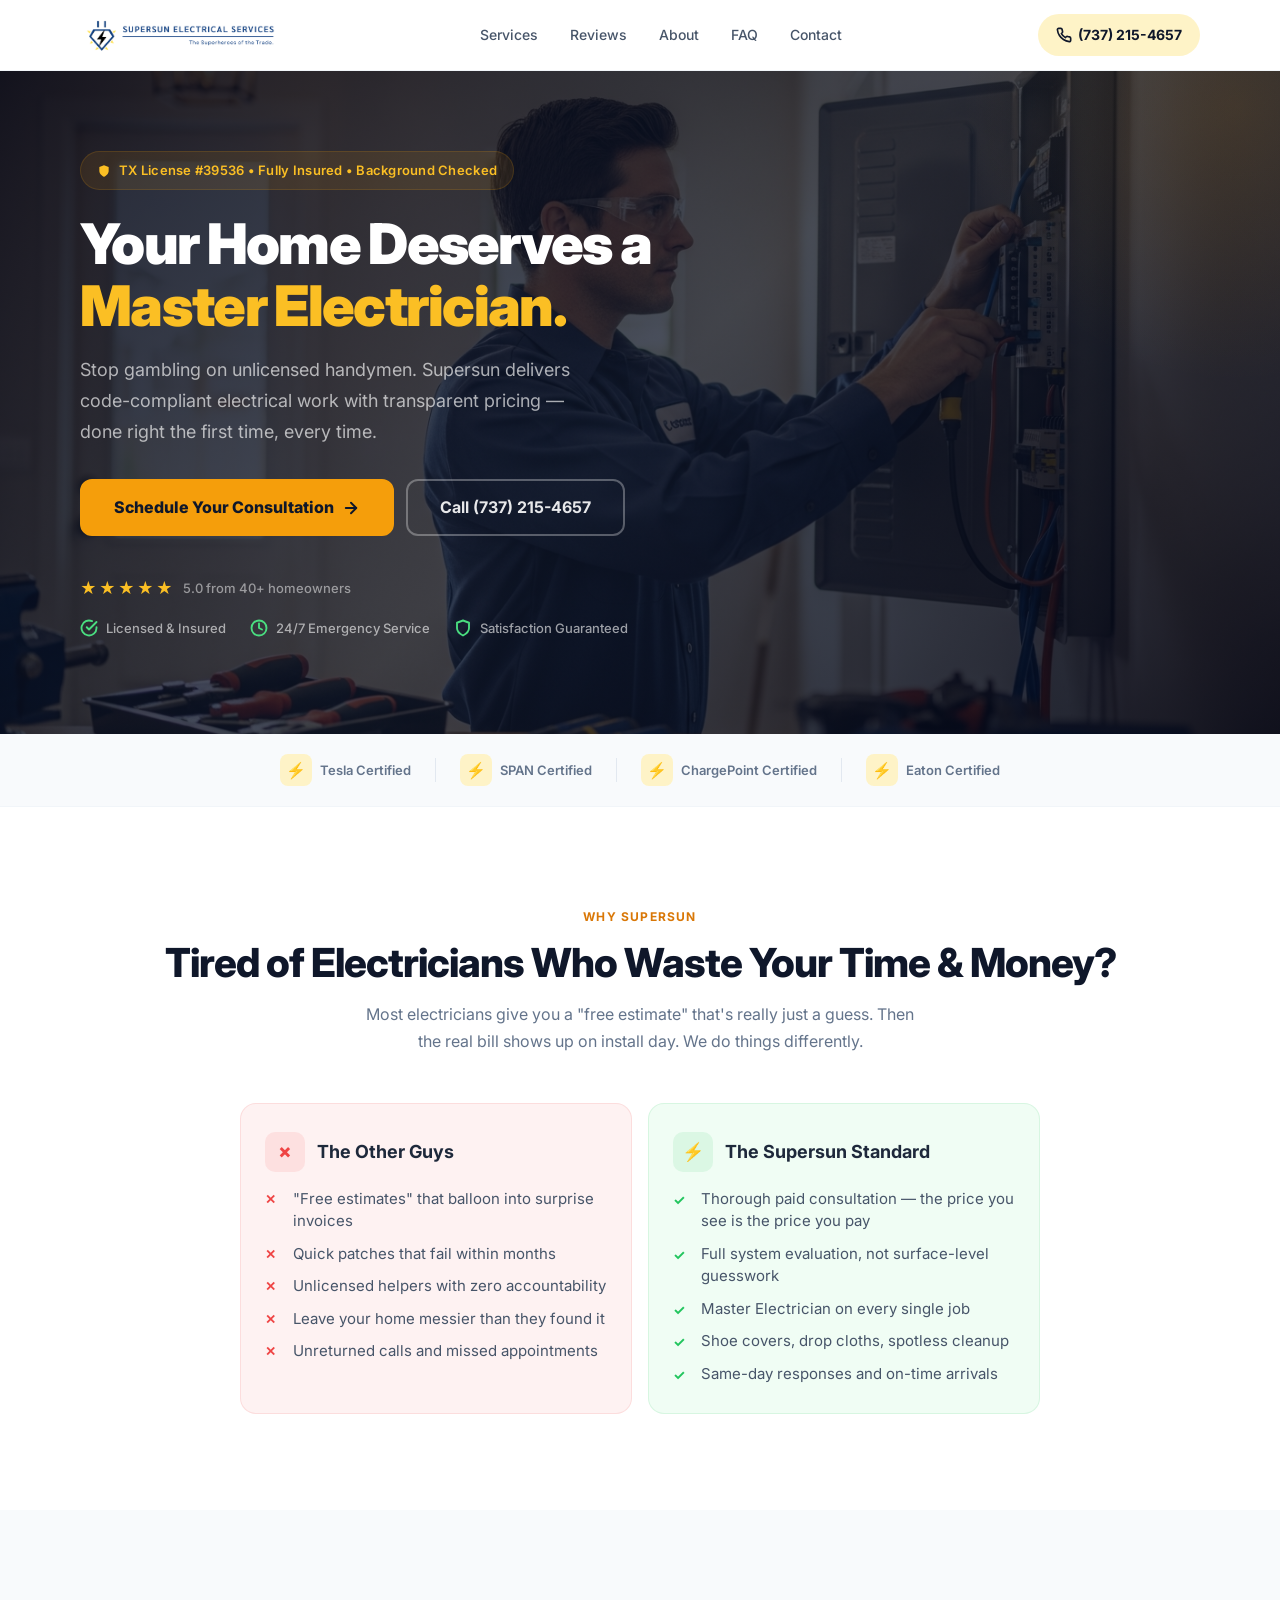
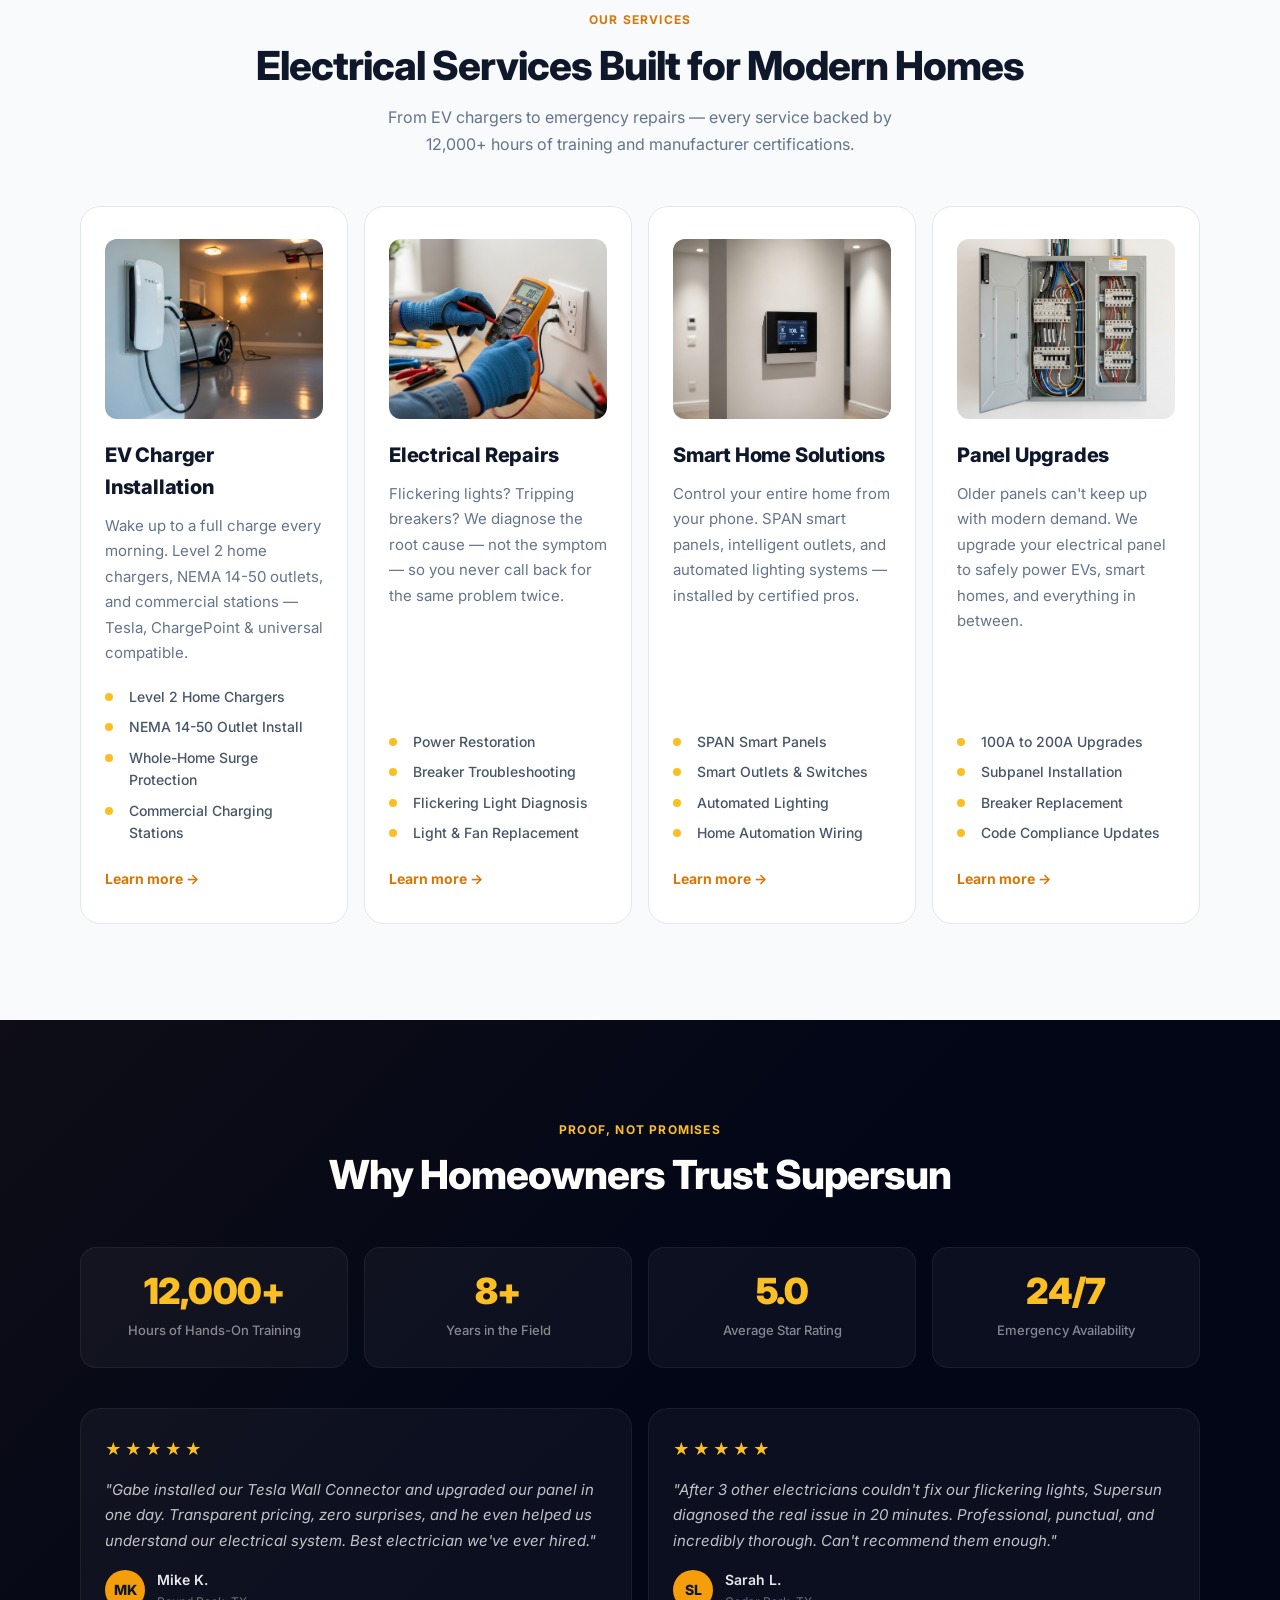
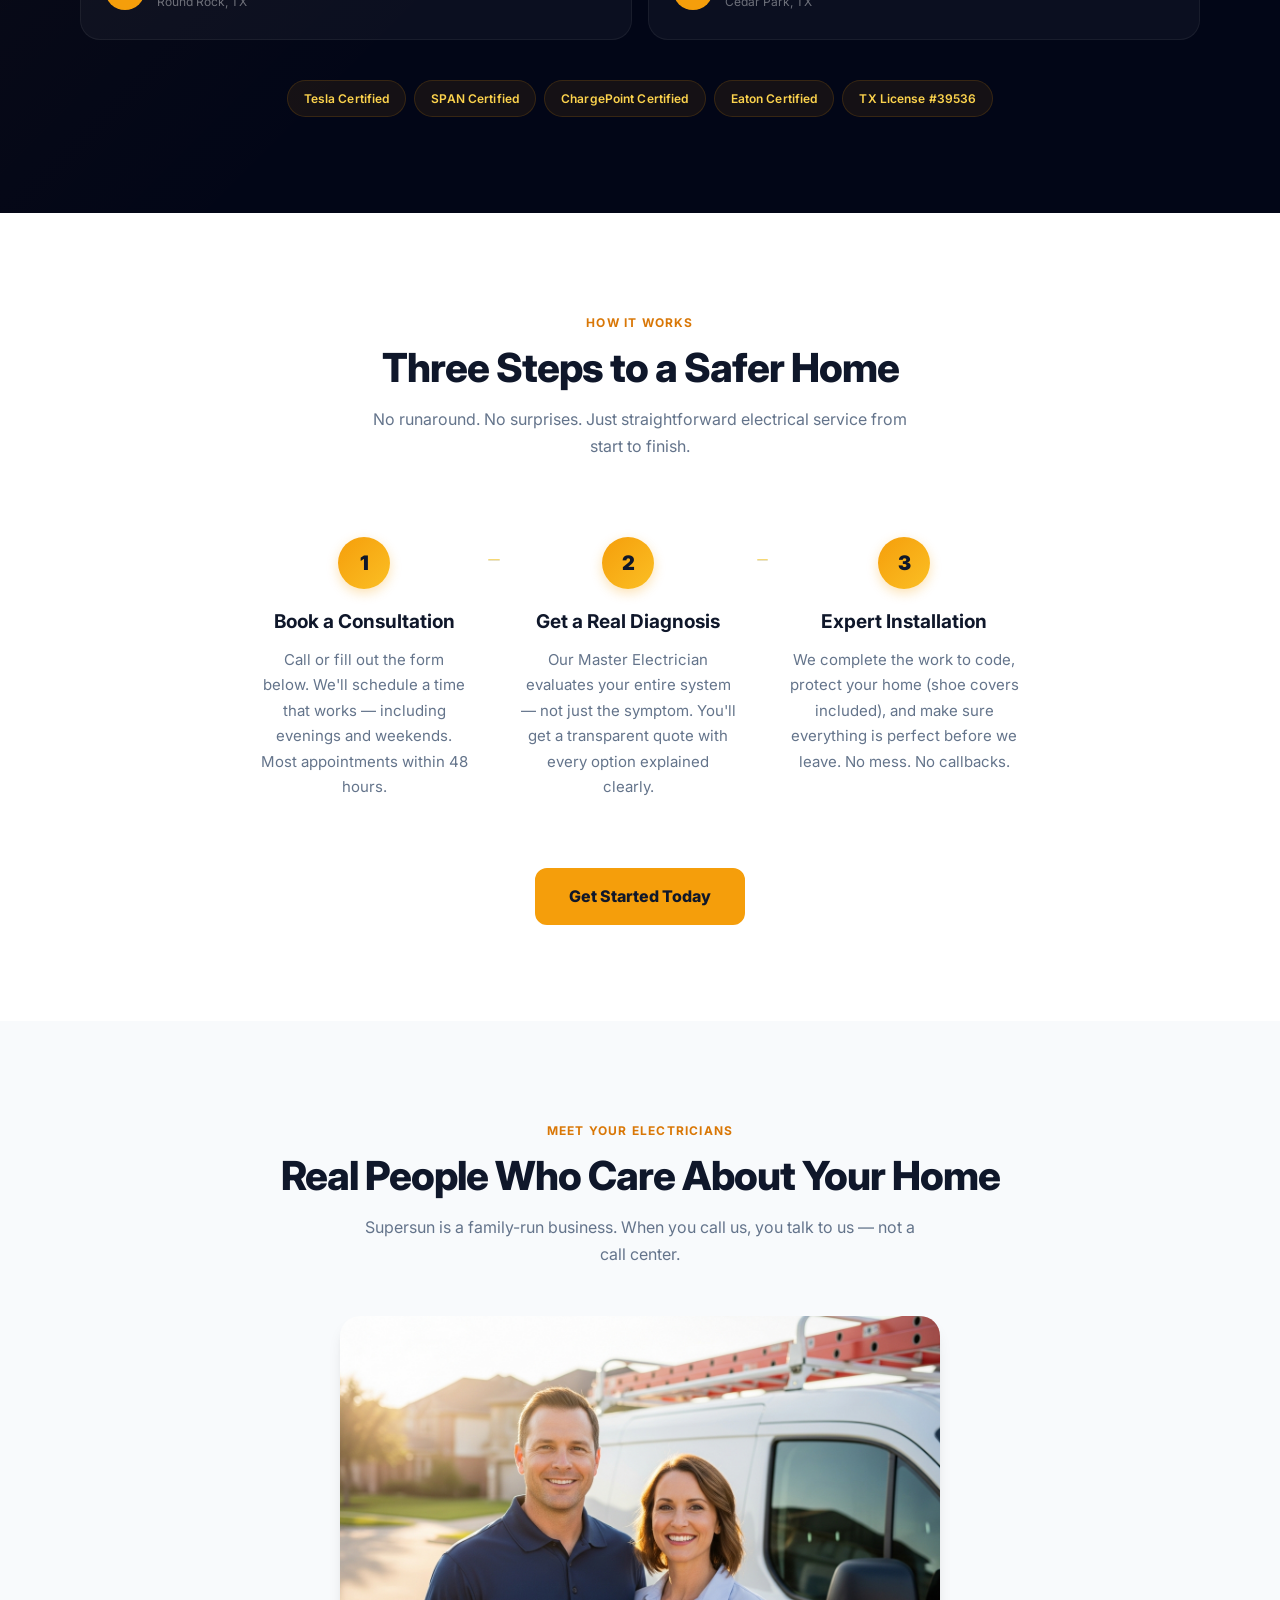
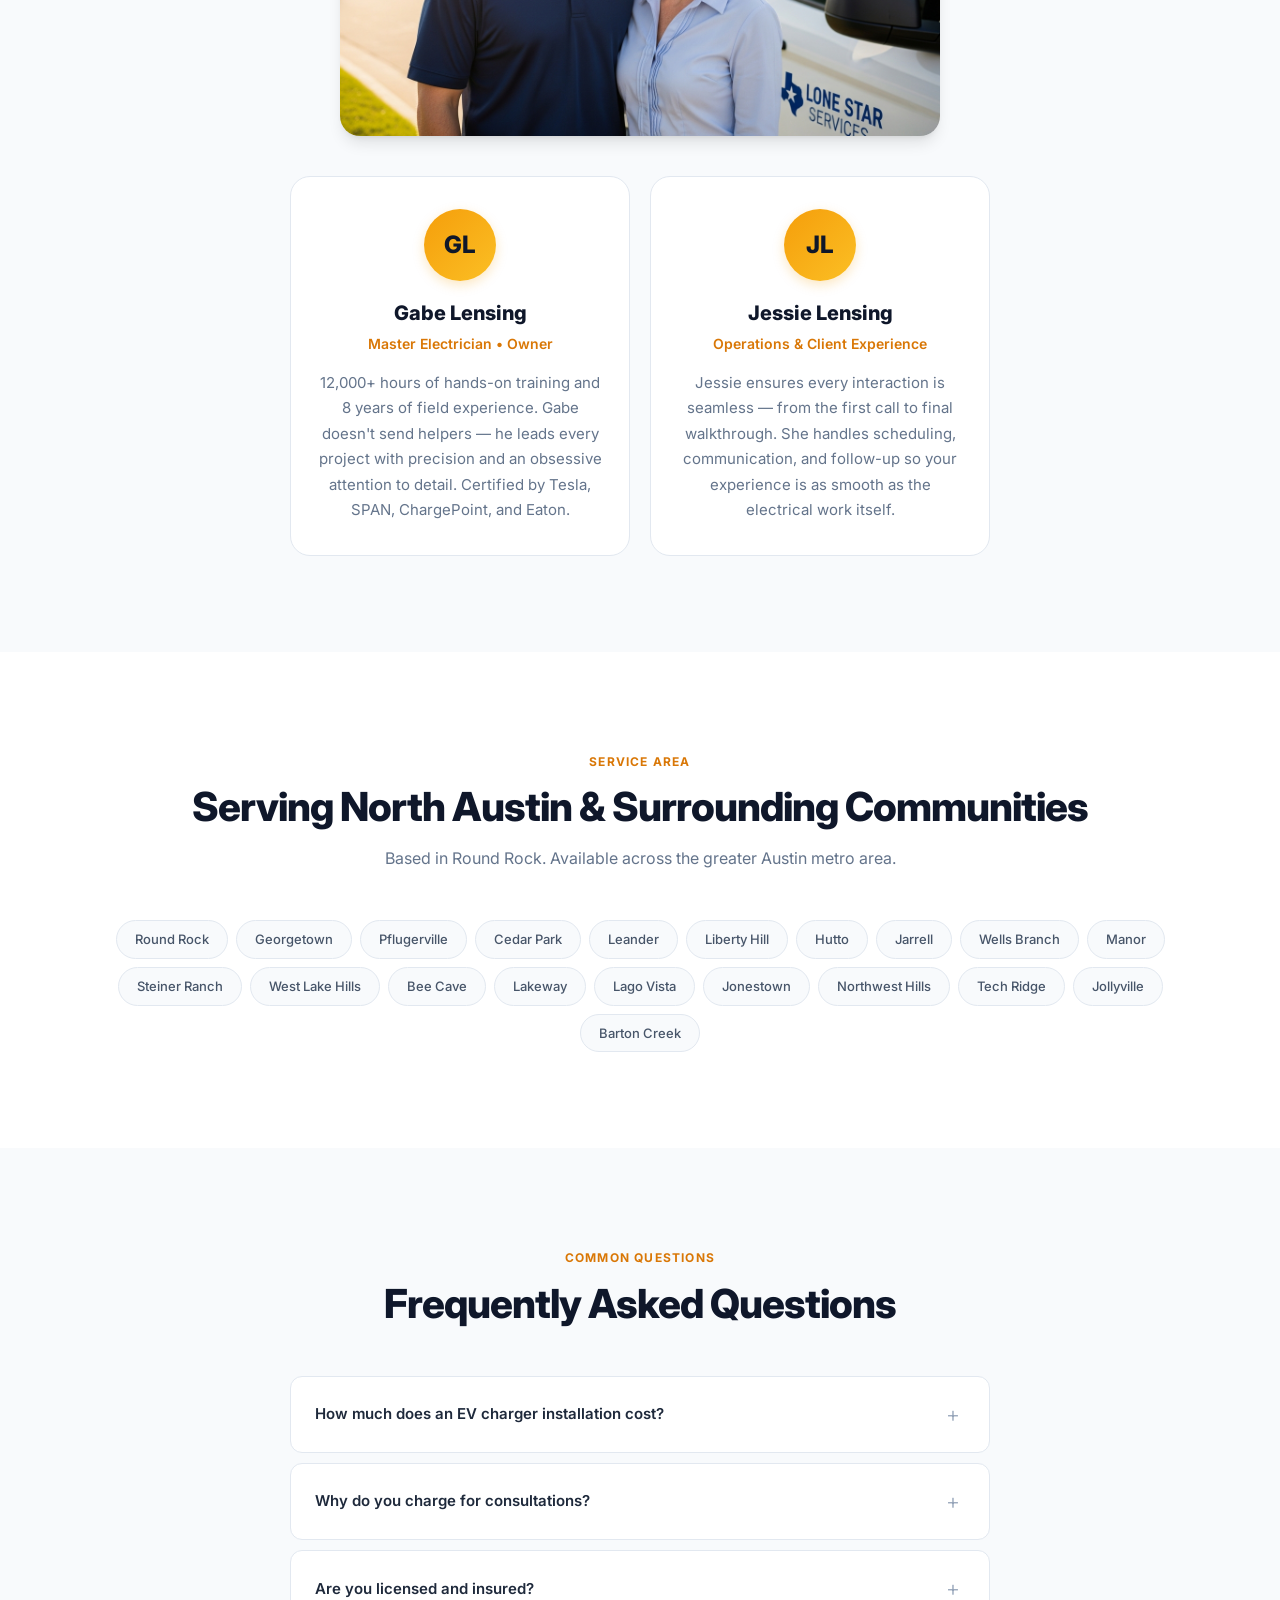
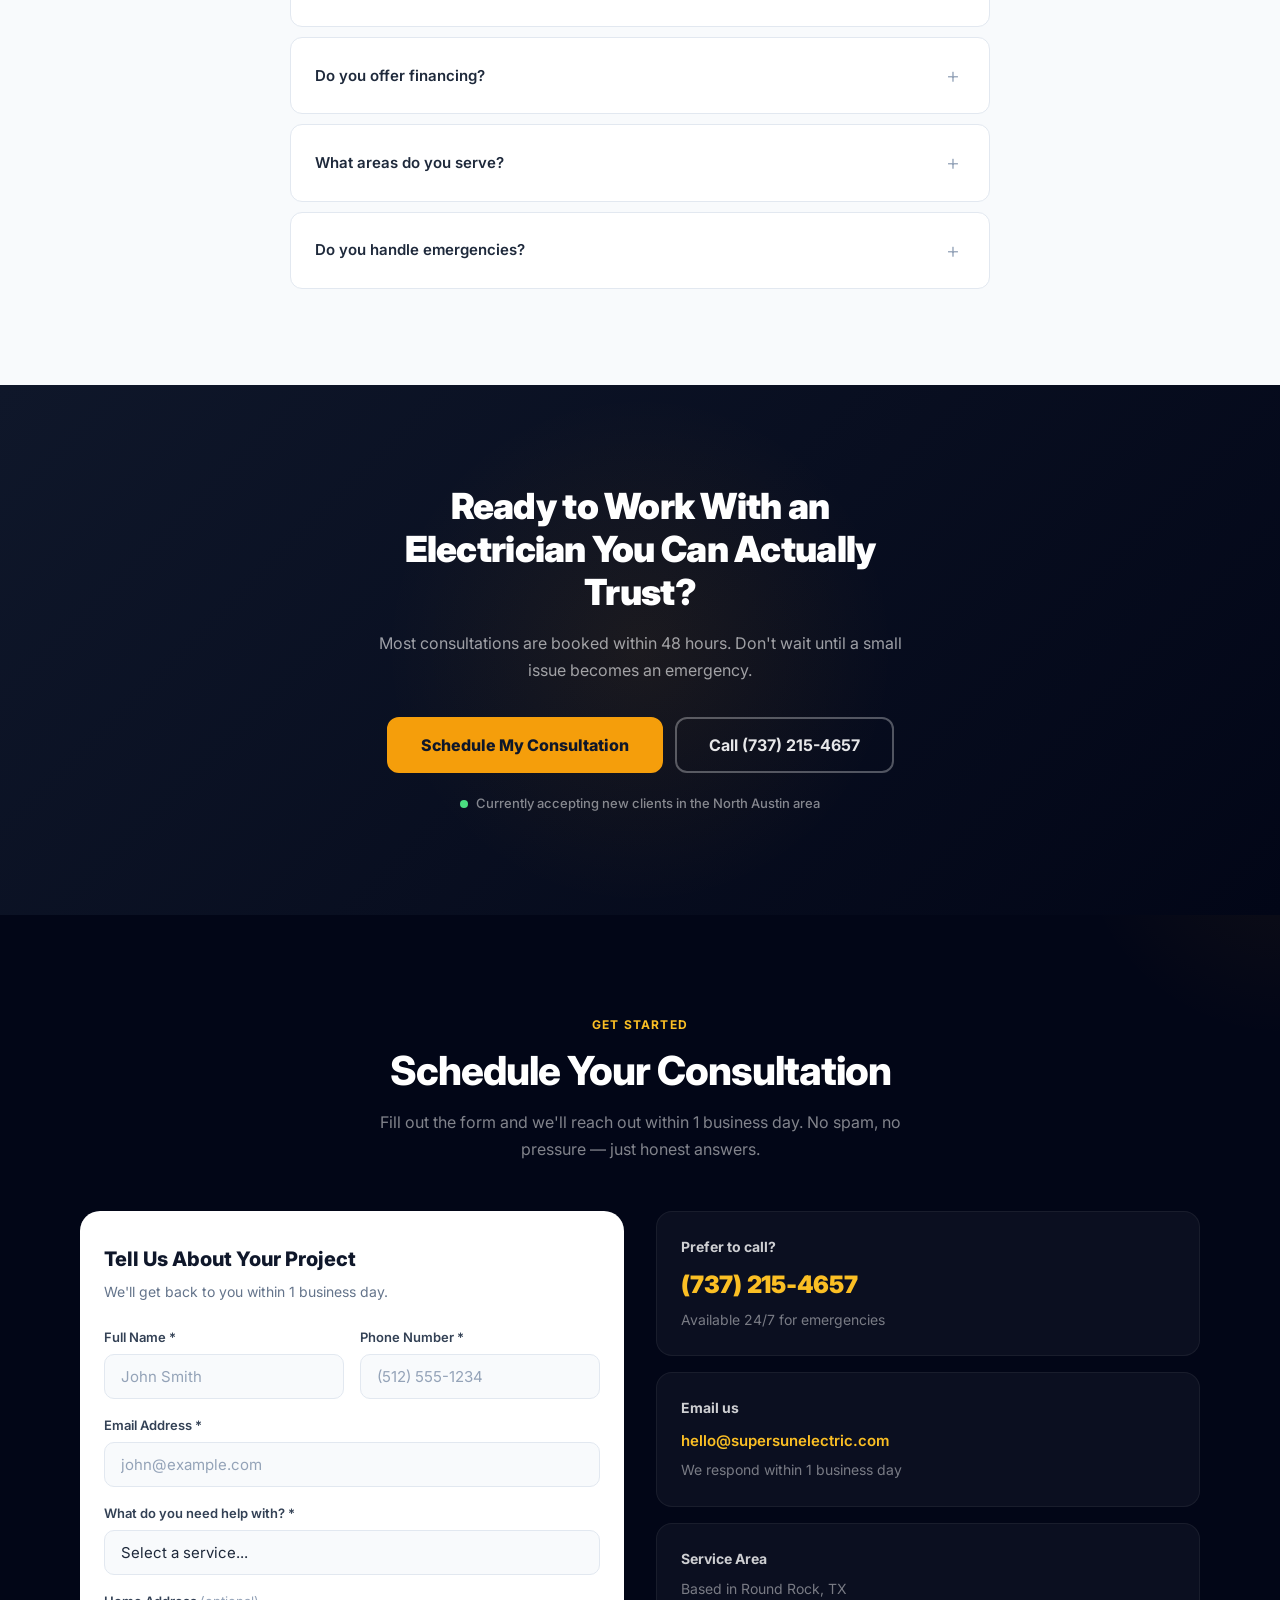
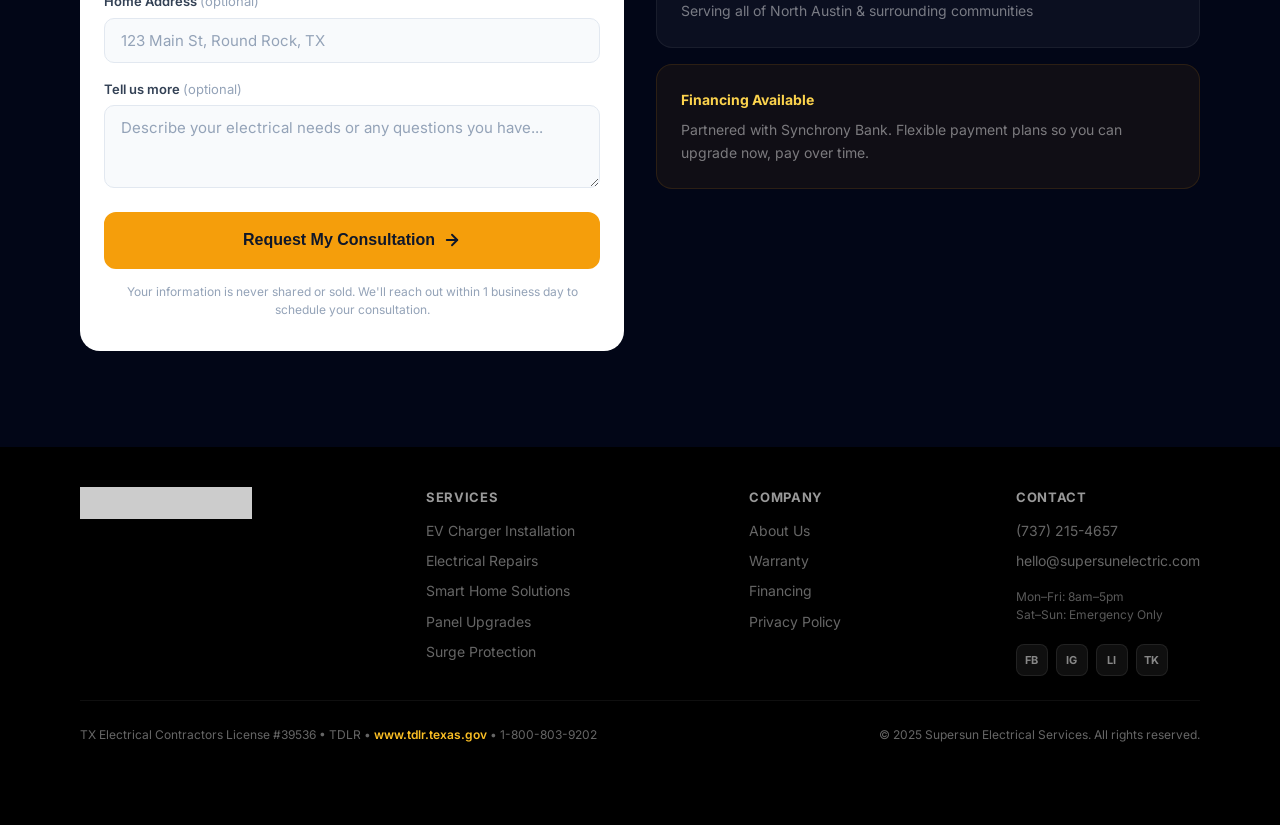
<file: index.html>
<!DOCTYPE html>
<html lang="en">
<head>
  <meta charset="UTF-8">
  <meta name="viewport" content="width=device-width, initial-scale=1.0">
  <title>Supersun Electrical Services | Licensed Electrician in Round Rock, Cedar Park & North Austin TX</title>
  <meta name="description" content="Supersun Electrical Services — licensed master electrician serving Round Rock, Cedar Park, Georgetown & North Austin TX. EV charger installation, smart panels, electrical repairs. Available 24/7. Call (737) 215-4657.">
  <meta name="keywords" content="electrician round rock tx, electrical services north austin, ev charger installation texas, smart panel installation, licensed electrician cedar park, electrical repair georgetown tx, SPAN panel installer, Tesla charger installation">
  <meta name="robots" content="index, follow">
  <link rel="canonical" href="https://papasartcave.com">

  <!-- Open Graph -->
  <meta property="og:title" content="Supersun Electrical Services | North Austin's Trusted Electrician">
  <meta property="og:description" content="Licensed master electrician serving Round Rock, Cedar Park, Georgetown & North Austin. EV chargers, smart panels, 24/7 emergency service. Call (737) 215-4657.">
  <meta property="og:type" content="website">
  <meta property="og:url" content="https://papasartcave.com">
  <meta property="og:locale" content="en_US">

  <!-- Structured Data: LocalBusiness -->
  <script type="application/ld+json">
  {
    "@context": "https://schema.org",
    "@type": "Electrician",
    "name": "Supersun Electrical Services",
    "description": "Licensed master electrician serving North Austin, Round Rock, Cedar Park, Georgetown and surrounding areas. EV charger installation, smart panels, electrical repairs, and 24/7 emergency service.",
    "url": "https://papasartcave.com",
    "telephone": "+17372154657",
    "email": "hello@supersunelectric.com",
    "address": {
      "@type": "PostalAddress",
      "addressLocality": "Round Rock",
      "addressRegion": "TX",
      "addressCountry": "US"
    },
    "geo": {
      "@type": "GeoCoordinates",
      "latitude": 30.5091856,
      "longitude": -97.6766914
    },
    "areaServed": [
      "Round Rock, TX", "Georgetown, TX", "Pflugerville, TX", "Cedar Park, TX",
      "Leander, TX", "Liberty Hill, TX", "Hutto, TX", "Jarrell, TX",
      "Wells Branch, TX", "Manor, TX", "Bee Cave, TX", "Lakeway, TX",
      "Lago Vista, TX", "Jonestown, TX", "Steiner Ranch, TX", "West Lake Hills, TX"
    ],
    "openingHours": "Mo-Su 00:00-23:59",
    "priceRange": "$$",
    "hasCredential": {
      "@type": "EducationalOccupationalCredential",
      "credentialCategory": "Texas Electrical Contractors License",
      "recognizedBy": {
        "@type": "Organization",
        "name": "Texas Department of Licensing and Regulation"
      }
    },
    "knowsAbout": ["EV Charger Installation", "SPAN Smart Panel", "Tesla Certified", "ChargePoint Certified", "Residential Electrical", "Smart Home Wiring"],
    "sameAs": []
  }
  </script>

  <!-- Structured Data: FAQPage -->
  <script type="application/ld+json">
  {
    "@context": "https://schema.org",
    "@type": "FAQPage",
    "mainEntity": [
      {
        "@type": "Question",
        "name": "How much does it cost to install a Level 2 EV charger at home in Austin?",
        "acceptedAnswer": {
          "@type": "Answer",
          "text": "The cost varies depending on your electrical panel capacity, distance from the panel to the garage, and whether a subpanel is needed. Supersun offers a paid electrical consultation to assess your specific setup and provide an accurate, transparent quote — no surprises."
        }
      },
      {
        "@type": "Question",
        "name": "What areas does Supersun Electrical Services serve?",
        "acceptedAnswer": {
          "@type": "Answer",
          "text": "We serve Round Rock, Georgetown, Pflugerville, Cedar Park, Leander, Liberty Hill, Hutto, Jarrell, Wells Branch, Manor, Bee Cave, Lakeway, Lago Vista, Jonestown, Steiner Ranch, West Lake Hills, and the greater North Austin area."
        }
      },
      {
        "@type": "Question",
        "name": "Is Supersun Electrical licensed and insured?",
        "acceptedAnswer": {
          "@type": "Answer",
          "text": "Yes. Supersun holds Texas Electrical Contractors License #39536 issued by TDLR, and is certified by Tesla, SPAN, ChargePoint, and Eaton."
        }
      },
      {
        "@type": "Question",
        "name": "Do you offer financing for electrical work?",
        "acceptedAnswer": {
          "@type": "Answer",
          "text": "Yes. We've partnered with Synchrony Bank to offer flexible financing so you can upgrade your electrical system without the full upfront cost."
        }
      }
    ]
  }
  </script>

  <link rel="preconnect" href="https://fonts.googleapis.com">
  <link rel="preconnect" href="https://fonts.gstatic.com" crossorigin>
  <link href="https://fonts.googleapis.com/css2?family=Inter:wght@400;500;600;700;800;900&display=swap" rel="stylesheet">
  <link rel="stylesheet" href="styles.css">
</head>
<body>

  <!-- Sticky Mobile CTA Bar -->
  <div class="sticky-cta" id="stickyCta">
    <a href="tel:+17372154657" class="sticky-cta__call">
      <svg width="18" height="18" viewBox="0 0 24 24" fill="none" stroke="currentColor" stroke-width="2.5" stroke-linecap="round" stroke-linejoin="round"><path d="M22 16.92v3a2 2 0 01-2.18 2 19.79 19.79 0 01-8.63-3.07 19.5 19.5 0 01-6-6 19.79 19.79 0 01-3.07-8.67A2 2 0 014.11 2h3a2 2 0 012 1.72 12.84 12.84 0 00.7 2.81 2 2 0 01-.45 2.11L8.09 9.91a16 16 0 006 6l1.27-1.27a2 2 0 012.11-.45 12.84 12.84 0 002.81.7A2 2 0 0122 16.92z"/></svg>
      Call Now
    </a>
    <a href="#contact" class="sticky-cta__quote">Get Free Quote</a>
  </div>

  <!-- Mobile Menu Overlay -->
  <div class="mobile-menu" id="mobileMenu">
    <div class="mobile-menu__panel">
      <a href="#services" class="mobile-menu__link" data-close>Services</a>
      <div class="mobile-menu__service-links">
        <a href="/ev-charger-installation/" class="mobile-menu__service-link">EV Charger Installation</a>
        <a href="/electrical-repairs/" class="mobile-menu__service-link">Electrical Repairs</a>
        <a href="/smart-home-solutions/" class="mobile-menu__service-link">Smart Home Solutions</a>
        <a href="/panel-upgrades/" class="mobile-menu__service-link">Panel Upgrades</a>
      </div>
      <a href="#about" class="mobile-menu__link" data-close>About</a>
      <a href="#reviews" class="mobile-menu__link" data-close>Reviews</a>
      <a href="#faq" class="mobile-menu__link" data-close>FAQ</a>
      <a href="#contact" class="mobile-menu__link" data-close>Contact</a>
      <a href="/warranty/" class="mobile-menu__link" data-close>Warranty</a>
      <a href="/financing/" class="mobile-menu__link" data-close>Financing</a>
      <div class="mobile-menu__cta">
        <a href="#contact" class="btn btn--primary btn--full" data-close>Schedule Consultation</a>
        <a href="tel:+17372154657" class="btn btn--outline btn--full">Call (737) 215-4657</a>
      </div>
    </div>
  </div>

  <!-- Header -->
  <header class="header" id="header">
    <div class="container">
      <div class="header__inner">
        <a href="/" class="header__brand">
          <img src="/logo.webp" alt="Supersun Electrical Services" class="header__logo-img">
        </a>

        <nav class="nav">
          <a href="#services" class="nav__link">Services</a>
          <a href="#reviews" class="nav__link">Reviews</a>
          <a href="/about/" class="nav__link">About</a>
          <a href="#faq" class="nav__link">FAQ</a>
          <a href="#contact" class="nav__link">Contact</a>
        </nav>

        <div class="header__cta">
          <a href="tel:+17372154657" class="header__phone-btn">
            <svg width="16" height="16" viewBox="0 0 24 24" fill="none" stroke="currentColor" stroke-width="2.5" stroke-linecap="round" stroke-linejoin="round"><path d="M22 16.92v3a2 2 0 01-2.18 2 19.79 19.79 0 01-8.63-3.07 19.5 19.5 0 01-6-6 19.79 19.79 0 01-3.07-8.67A2 2 0 014.11 2h3a2 2 0 012 1.72 12.84 12.84 0 00.7 2.81 2 2 0 01-.45 2.11L8.09 9.91a16 16 0 006 6l1.27-1.27a2 2 0 012.11-.45 12.84 12.84 0 002.81.7A2 2 0 0122 16.92z"/></svg>
            <span>(737) 215-4657</span>
          </a>
        </div>

        <button class="menu-toggle" id="menuToggle" aria-label="Open menu">
          <span class="menu-toggle__bar"></span>
        </button>
      </div>
    </div>
  </header>

  <!-- Hero -->
  <section class="hero" id="hero" style="background-image: url('/images/hero.png');">
    <div class="container">
      <div class="hero__content">
        <div class="hero__eyebrow">
          <svg width="14" height="14" viewBox="0 0 24 24" fill="currentColor"><path d="M12 22s8-4 8-10V5l-8-3-8 3v7c0 6 8 10 8 10z"/></svg>
          TX License #39536 &bull; Fully Insured &bull; Background Checked
        </div>
        <h1 class="hero__title">
          Your Home Deserves a
          <span class="highlight">Master Electrician.</span>
        </h1>
        <p class="hero__subtitle">Stop gambling on unlicensed handymen. Supersun delivers code-compliant electrical work with transparent pricing — done right the first time, every time.</p>
        <div class="hero__ctas">
          <a href="#contact" class="btn btn--primary btn--lg">
            Schedule Your Consultation
            <svg width="18" height="18" viewBox="0 0 24 24" fill="none" stroke="currentColor" stroke-width="2.5" stroke-linecap="round" stroke-linejoin="round"><line x1="5" y1="12" x2="19" y2="12"/><polyline points="12 5 19 12 12 19"/></svg>
          </a>
          <a href="tel:+17372154657" class="btn btn--outline-light btn--lg">Call (737) 215-4657</a>
        </div>
        <div class="hero__social-proof">
          <div class="hero__rating">
            <span class="hero__stars">&#9733;&#9733;&#9733;&#9733;&#9733;</span>
            <span class="hero__rating-text">5.0 from 40+ homeowners</span>
          </div>
          <div class="hero__trust-row">
            <div class="hero__trust-item">
              <svg width="18" height="18" viewBox="0 0 24 24" fill="none" stroke="#4ADE80" stroke-width="2.5" stroke-linecap="round" stroke-linejoin="round"><path d="M22 11.08V12a10 10 0 11-5.93-9.14"/><polyline points="22 4 12 14.01 9 11.01"/></svg>
              Licensed &amp; Insured
            </div>
            <div class="hero__trust-item">
              <svg width="18" height="18" viewBox="0 0 24 24" fill="none" stroke="#4ADE80" stroke-width="2.5" stroke-linecap="round" stroke-linejoin="round"><circle cx="12" cy="12" r="10"/><polyline points="12 6 12 12 16 14"/></svg>
              24/7 Emergency Service
            </div>
            <div class="hero__trust-item">
              <svg width="18" height="18" viewBox="0 0 24 24" fill="none" stroke="#4ADE80" stroke-width="2.5" stroke-linecap="round" stroke-linejoin="round"><path d="M12 22s8-4 8-10V5l-8-3-8 3v7c0 6 8 10 8 10z"/></svg>
              Satisfaction Guaranteed
            </div>
          </div>
        </div>
      </div>
    </div>
  </section>

  <!-- Trust Bar -->
  <div class="trust-bar">
    <div class="container">
      <div class="trust-bar__inner">
        <div class="trust-bar__item">
          <div class="trust-bar__icon">&#9889;</div>
          Tesla Certified
        </div>
        <div class="trust-bar__divider"></div>
        <div class="trust-bar__item">
          <div class="trust-bar__icon">&#9889;</div>
          SPAN Certified
        </div>
        <div class="trust-bar__divider"></div>
        <div class="trust-bar__item">
          <div class="trust-bar__icon">&#9889;</div>
          ChargePoint Certified
        </div>
        <div class="trust-bar__divider"></div>
        <div class="trust-bar__item">
          <div class="trust-bar__icon">&#9889;</div>
          Eaton Certified
        </div>
      </div>
    </div>
  </div>

  <!-- Problem / Agitation -->
  <section class="problem" id="why">
    <div class="container">
      <div class="section__header">
        <span class="section__label">Why Supersun</span>
        <h2 class="section__title">Tired of Electricians Who Waste Your Time &amp; Money?</h2>
        <p class="section__subtitle">Most electricians give you a "free estimate" that's really just a guess. Then the real bill shows up on install day. We do things differently.</p>
      </div>
      <div class="problem__grid">
        <div class="problem__card problem__card--bad">
          <div class="problem__card-header">
            <div class="problem__icon">&#10007;</div>
            <h3>The Other Guys</h3>
          </div>
          <ul>
            <li>"Free estimates" that balloon into surprise invoices</li>
            <li>Quick patches that fail within months</li>
            <li>Unlicensed helpers with zero accountability</li>
            <li>Leave your home messier than they found it</li>
            <li>Unreturned calls and missed appointments</li>
          </ul>
        </div>
        <div class="problem__card problem__card--good">
          <div class="problem__card-header">
            <div class="problem__icon">&#9889;</div>
            <h3>The Supersun Standard</h3>
          </div>
          <ul>
            <li>Thorough paid consultation — the price you see is the price you pay</li>
            <li>Full system evaluation, not surface-level guesswork</li>
            <li>Master Electrician on every single job</li>
            <li>Shoe covers, drop cloths, spotless cleanup</li>
            <li>Same-day responses and on-time arrivals</li>
          </ul>
        </div>
      </div>
    </div>
  </section>

  <!-- Services -->
  <section class="services" id="services">
    <div class="container">
      <div class="section__header">
        <span class="section__label">Our Services</span>
        <h2 class="section__title">Electrical Services Built for Modern Homes</h2>
        <p class="section__subtitle">From EV chargers to emergency repairs — every service backed by 12,000+ hours of training and manufacturer certifications.</p>
      </div>
      <div class="services__grid">

        <div class="service-card">
          <img src="/images/ev-charger.png" alt="EV Charger Installation" class="service-card__img">
          <h3 class="service-card__title">EV Charger Installation</h3>
          <p class="service-card__desc">Wake up to a full charge every morning. Level 2 home chargers, NEMA 14-50 outlets, and commercial stations — Tesla, ChargePoint &amp; universal compatible.</p>
          <ul class="service-card__features">
            <li>Level 2 Home Chargers</li>
            <li>NEMA 14-50 Outlet Install</li>
            <li>Whole-Home Surge Protection</li>
            <li>Commercial Charging Stations</li>
          </ul>
          <a href="/ev-charger-installation/" class="service-card__link">Learn more &#8594;</a>
        </div>

        <div class="service-card">
          <img src="/images/electrical-repair.png" alt="Electrical Repairs" class="service-card__img">
          <h3 class="service-card__title">Electrical Repairs</h3>
          <p class="service-card__desc">Flickering lights? Tripping breakers? We diagnose the root cause — not the symptom — so you never call back for the same problem twice.</p>
          <ul class="service-card__features">
            <li>Power Restoration</li>
            <li>Breaker Troubleshooting</li>
            <li>Flickering Light Diagnosis</li>
            <li>Light &amp; Fan Replacement</li>
          </ul>
          <a href="/electrical-repairs/" class="service-card__link">Learn more &#8594;</a>
        </div>

        <div class="service-card">
          <img src="/images/smart-home.png" alt="Smart Home Solutions" class="service-card__img">
          <h3 class="service-card__title">Smart Home Solutions</h3>
          <p class="service-card__desc">Control your entire home from your phone. SPAN smart panels, intelligent outlets, and automated lighting systems — installed by certified pros.</p>
          <ul class="service-card__features">
            <li>SPAN Smart Panels</li>
            <li>Smart Outlets &amp; Switches</li>
            <li>Automated Lighting</li>
            <li>Home Automation Wiring</li>
          </ul>
          <a href="/smart-home-solutions/" class="service-card__link">Learn more &#8594;</a>
        </div>

        <div class="service-card">
          <img src="/images/panel-upgrade.png" alt="Panel Upgrades" class="service-card__img">
          <h3 class="service-card__title">Panel Upgrades</h3>
          <p class="service-card__desc">Older panels can't keep up with modern demand. We upgrade your electrical panel to safely power EVs, smart homes, and everything in between.</p>
          <ul class="service-card__features">
            <li>100A to 200A Upgrades</li>
            <li>Subpanel Installation</li>
            <li>Breaker Replacement</li>
            <li>Code Compliance Updates</li>
          </ul>
          <a href="/panel-upgrades/" class="service-card__link">Learn more &#8594;</a>
        </div>

      </div>
    </div>
  </section>

  <!-- Social Proof -->
  <section class="proof" id="reviews">
    <div class="container">
      <div class="section__header">
        <span class="section__label">Proof, Not Promises</span>
        <h2 class="section__title">Why Homeowners Trust Supersun</h2>
      </div>
      <div class="stats">
        <div class="stat">
          <span class="stat__number">12,000+</span>
          <span class="stat__label">Hours of Hands-On Training</span>
        </div>
        <div class="stat">
          <span class="stat__number">8+</span>
          <span class="stat__label">Years in the Field</span>
        </div>
        <div class="stat">
          <span class="stat__number">5.0</span>
          <span class="stat__label">Average Star Rating</span>
        </div>
        <div class="stat">
          <span class="stat__number">24/7</span>
          <span class="stat__label">Emergency Availability</span>
        </div>
      </div>
      <div class="testimonials">
        <div class="testimonial">
          <div class="testimonial__stars">&#9733;&#9733;&#9733;&#9733;&#9733;</div>
          <p class="testimonial__text">"Gabe installed our Tesla Wall Connector and upgraded our panel in one day. Transparent pricing, zero surprises, and he even helped us understand our electrical system. Best electrician we've ever hired."</p>
          <div class="testimonial__author">
            <div class="testimonial__avatar">MK</div>
            <div>
              <div class="testimonial__name">Mike K.</div>
              <div class="testimonial__location">Round Rock, TX</div>
            </div>
          </div>
        </div>
        <div class="testimonial">
          <div class="testimonial__stars">&#9733;&#9733;&#9733;&#9733;&#9733;</div>
          <p class="testimonial__text">"After 3 other electricians couldn't fix our flickering lights, Supersun diagnosed the real issue in 20 minutes. Professional, punctual, and incredibly thorough. Can't recommend them enough."</p>
          <div class="testimonial__author">
            <div class="testimonial__avatar">SL</div>
            <div>
              <div class="testimonial__name">Sarah L.</div>
              <div class="testimonial__location">Cedar Park, TX</div>
            </div>
          </div>
        </div>
      </div>
      <div class="certifications">
        <span class="cert-badge">Tesla Certified</span>
        <span class="cert-badge">SPAN Certified</span>
        <span class="cert-badge">ChargePoint Certified</span>
        <span class="cert-badge">Eaton Certified</span>
        <span class="cert-badge">TX License #39536</span>
      </div>
    </div>
  </section>

  <!-- Process -->
  <section class="process" id="process">
    <div class="container">
      <div class="section__header">
        <span class="section__label">How It Works</span>
        <h2 class="section__title">Three Steps to a Safer Home</h2>
        <p class="section__subtitle">No runaround. No surprises. Just straightforward electrical service from start to finish.</p>
      </div>
      <div class="process__steps">
        <div class="step">
          <div class="step__number">1</div>
          <h3 class="step__title">Book a Consultation</h3>
          <p class="step__desc">Call or fill out the form below. We'll schedule a time that works — including evenings and weekends. Most appointments within 48 hours.</p>
        </div>
        <div class="step__connector"></div>
        <div class="step">
          <div class="step__number">2</div>
          <h3 class="step__title">Get a Real Diagnosis</h3>
          <p class="step__desc">Our Master Electrician evaluates your entire system — not just the symptom. You'll get a transparent quote with every option explained clearly.</p>
        </div>
        <div class="step__connector"></div>
        <div class="step">
          <div class="step__number">3</div>
          <h3 class="step__title">Expert Installation</h3>
          <p class="step__desc">We complete the work to code, protect your home (shoe covers included), and make sure everything is perfect before we leave. No mess. No callbacks.</p>
        </div>
      </div>
      <div class="process__cta">
        <a href="#contact" class="btn btn--primary btn--lg">Get Started Today</a>
      </div>
    </div>
  </section>

  <!-- About / Team -->
  <section class="about" id="about">
    <div class="container">
      <div class="section__header">
        <span class="section__label">Meet Your Electricians</span>
        <h2 class="section__title">Real People Who Care About Your Home</h2>
        <p class="section__subtitle">Supersun is a family-run business. When you call us, you talk to us — not a call center.</p>
      </div>
      <div class="about__team-photo">
        <img src="/images/team.png" alt="Gabe and Jessie Lensing - Supersun Electrical Services" class="about__team-img">
      </div>
      <div class="about__grid">
        <div class="about__member">
          <div class="about__avatar">GL</div>
          <h3>Gabe Lensing</h3>
          <p class="about__role">Master Electrician &bull; Owner</p>
          <p>12,000+ hours of hands-on training and 8 years of field experience. Gabe doesn't send helpers — he leads every project with precision and an obsessive attention to detail. Certified by Tesla, SPAN, ChargePoint, and Eaton.</p>
        </div>
        <div class="about__member">
          <div class="about__avatar">JL</div>
          <h3>Jessie Lensing</h3>
          <p class="about__role">Operations &amp; Client Experience</p>
          <p>Jessie ensures every interaction is seamless — from the first call to final walkthrough. She handles scheduling, communication, and follow-up so your experience is as smooth as the electrical work itself.</p>
        </div>
      </div>
    </div>
  </section>

  <!-- Service Area -->
  <section class="area" id="area">
    <div class="container">
      <div class="section__header">
        <span class="section__label">Service Area</span>
        <h2 class="section__title">Serving North Austin &amp; Surrounding Communities</h2>
        <p class="section__subtitle">Based in Round Rock. Available across the greater Austin metro area.</p>
      </div>
      <div class="area__grid">
        <span class="area__tag">Round Rock</span>
        <span class="area__tag">Georgetown</span>
        <span class="area__tag">Pflugerville</span>
        <span class="area__tag">Cedar Park</span>
        <span class="area__tag">Leander</span>
        <span class="area__tag">Liberty Hill</span>
        <span class="area__tag">Hutto</span>
        <span class="area__tag">Jarrell</span>
        <span class="area__tag">Wells Branch</span>
        <span class="area__tag">Manor</span>
        <span class="area__tag">Steiner Ranch</span>
        <span class="area__tag">West Lake Hills</span>
        <span class="area__tag">Bee Cave</span>
        <span class="area__tag">Lakeway</span>
        <span class="area__tag">Lago Vista</span>
        <span class="area__tag">Jonestown</span>
        <span class="area__tag">Northwest Hills</span>
        <span class="area__tag">Tech Ridge</span>
        <span class="area__tag">Jollyville</span>
        <span class="area__tag">Barton Creek</span>
      </div>
    </div>
  </section>

  <!-- FAQ -->
  <section class="faq" id="faq">
    <div class="container">
      <div class="section__header">
        <span class="section__label">Common Questions</span>
        <h2 class="section__title">Frequently Asked Questions</h2>
      </div>
      <div class="faq__list">
        <details class="faq__item">
          <summary class="faq__question">How much does an EV charger installation cost?</summary>
          <p class="faq__answer">Every home is different — cost depends on your panel capacity, distance to the garage, and whether upgrades are needed. We provide a thorough paid consultation to evaluate your system and give you an accurate, no-surprise quote. No ballpark guesses.</p>
        </details>
        <details class="faq__item">
          <summary class="faq__question">Why do you charge for consultations?</summary>
          <p class="faq__answer">Because "free estimates" are usually guesses that lead to surprise bills. Our paid consultation means a Master Electrician evaluates your entire electrical system — not just the surface issue. You get a professional diagnosis and transparent pricing. The consultation fee is applied toward your project if you move forward.</p>
        </details>
        <details class="faq__item">
          <summary class="faq__question">Are you licensed and insured?</summary>
          <p class="faq__answer">Yes. Supersun holds Texas Electrical Contractors License #39536 via TDLR. We're also certified by Tesla, SPAN, ChargePoint, and Eaton — meaning we're factory-trained and authorized on the industry's best equipment. Fully insured and background checked.</p>
        </details>
        <details class="faq__item">
          <summary class="faq__question">Do you offer financing?</summary>
          <p class="faq__answer">Yes. We've partnered with Synchrony Bank to offer flexible financing options. Upgrade your home's electrical system without the full upfront cost — from panel upgrades to EV chargers.</p>
        </details>
        <details class="faq__item">
          <summary class="faq__question">What areas do you serve?</summary>
          <p class="faq__answer">We serve the greater North Austin area including Round Rock, Georgetown, Pflugerville, Cedar Park, Leander, Liberty Hill, Hutto, Jarrell, Wells Branch, Manor, Bee Cave, Lakeway, Lago Vista, Jonestown, Steiner Ranch, West Lake Hills, and more.</p>
        </details>
        <details class="faq__item">
          <summary class="faq__question">Do you handle emergencies?</summary>
          <p class="faq__answer">Absolutely — we offer 24/7 emergency electrical services. Call us at <a href="tel:+17372154657">(737) 215-4657</a> any time, day or night. Power outages, sparking outlets, or burning smells — we're there when it matters most.</p>
        </details>
      </div>
    </div>
  </section>

  <!-- Final CTA -->
  <section class="final-cta">
    <div class="container">
      <div class="final-cta__content">
        <h2 class="final-cta__title">Ready to Work With an Electrician You Can Actually Trust?</h2>
        <p class="final-cta__subtitle">Most consultations are booked within 48 hours. Don't wait until a small issue becomes an emergency.</p>
        <div class="final-cta__buttons">
          <a href="#contact" class="btn btn--primary btn--lg">Schedule My Consultation</a>
          <a href="tel:+17372154657" class="btn btn--outline-light btn--lg">Call (737) 215-4657</a>
        </div>
        <div class="final-cta__urgency">
          <span class="pulse"></span>
          Currently accepting new clients in the North Austin area
        </div>
      </div>
    </div>
  </section>

  <!-- Contact / Lead Capture -->
  <section class="contact" id="contact">
    <div class="container">
      <div class="section__header">
        <span class="section__label">Get Started</span>
        <h2 class="section__title">Schedule Your Consultation</h2>
        <p class="section__subtitle">Fill out the form and we'll reach out within 1 business day. No spam, no pressure — just honest answers.</p>
      </div>
      <div class="contact__wrapper">
        <form class="contact__form" id="contactForm" action="https://formspree.io/f/hello@supersunelectric.com" method="POST">
          <h3 class="contact__form-title">Tell Us About Your Project</h3>
          <p class="contact__form-subtitle">We'll get back to you within 1 business day.</p>
          <div class="form-row">
            <div class="form-group">
              <label for="name">Full Name *</label>
              <input type="text" id="name" name="name" placeholder="John Smith" required autocomplete="name">
            </div>
            <div class="form-group">
              <label for="phone">Phone Number *</label>
              <input type="tel" id="phone" name="phone" placeholder="(512) 555-1234" required autocomplete="tel">
            </div>
          </div>
          <div class="form-group">
            <label for="email">Email Address *</label>
            <input type="email" id="email" name="email" placeholder="john@example.com" required autocomplete="email">
          </div>
          <div class="form-group">
            <label for="service">What do you need help with? *</label>
            <select id="service" name="service" required>
              <option value="" disabled selected>Select a service...</option>
              <option value="ev-charger">EV Charger Installation</option>
              <option value="electrical-repair">Electrical Repair</option>
              <option value="smart-home">Smart Home / SPAN Panel</option>
              <option value="panel-upgrade">Panel Upgrade</option>
              <option value="emergency">Emergency Service</option>
              <option value="other">Other</option>
            </select>
          </div>
          <div class="form-group">
            <label for="address">Home Address <span class="optional">(optional)</span></label>
            <input type="text" id="address" name="address" placeholder="123 Main St, Round Rock, TX" autocomplete="street-address">
          </div>
          <div class="form-group">
            <label for="message">Tell us more <span class="optional">(optional)</span></label>
            <textarea id="message" name="message" rows="3" placeholder="Describe your electrical needs or any questions you have..."></textarea>
          </div>
          <button type="submit" class="btn btn--primary btn--lg btn--full">
            Request My Consultation
            <svg width="18" height="18" viewBox="0 0 24 24" fill="none" stroke="currentColor" stroke-width="2.5" stroke-linecap="round" stroke-linejoin="round"><line x1="5" y1="12" x2="19" y2="12"/><polyline points="12 5 19 12 12 19"/></svg>
          </button>
          <p class="form-disclaimer">Your information is never shared or sold. We'll reach out within 1 business day to schedule your consultation.</p>
        </form>
        <div class="contact__sidebar">
          <div class="contact__info-card">
            <h3>Prefer to call?</h3>
            <a href="tel:+17372154657" class="contact__phone-link">(737) 215-4657</a>
            <p>Available 24/7 for emergencies</p>
          </div>
          <div class="contact__info-card">
            <h3>Email us</h3>
            <a href="mailto:hello@supersunelectric.com" class="contact__email-link">hello@supersunelectric.com</a>
            <p style="margin-top: 6px;">We respond within 1 business day</p>
          </div>
          <div class="contact__info-card">
            <h3>Service Area</h3>
            <p>Based in Round Rock, TX<br>Serving all of North Austin &amp; surrounding communities</p>
          </div>
          <div class="contact__info-card contact__info-card--highlight">
            <h3>Financing Available</h3>
            <p>Partnered with Synchrony Bank. Flexible payment plans so you can upgrade now, pay over time.</p>
          </div>
        </div>
      </div>
    </div>
  </section>

  <!-- Footer -->
  <footer class="footer">
    <div class="container">
      <div class="footer__inner">
        <div class="footer__top">
          <div><div class="footer__brand"><img src="/logo.webp" alt="Supersun Electrical Services" class="footer__logo-img"></div></div>
          <div class="footer__links"><span class="footer__links-title">Services</span><a href="/ev-charger-installation/" class="footer__link">EV Charger Installation</a><a href="/electrical-repairs/" class="footer__link">Electrical Repairs</a><a href="/smart-home-solutions/" class="footer__link">Smart Home Solutions</a><a href="/panel-upgrades/" class="footer__link">Panel Upgrades</a><a href="/surge-protection/" class="footer__link">Surge Protection</a></div>
          <div class="footer__links"><span class="footer__links-title">Company</span><a href="/about/" class="footer__link">About Us</a><a href="/warranty/" class="footer__link">Warranty</a><a href="/financing/" class="footer__link">Financing</a><a href="/privacy-policy/" class="footer__link">Privacy Policy</a></div>
          <div class="footer__links"><span class="footer__links-title">Contact</span><a href="tel:+17372154657" class="footer__link">(737) 215-4657</a><a href="mailto:hello@supersunelectric.com" class="footer__link">hello@supersunelectric.com</a><p class="footer__hours">Mon–Fri: 8am–5pm<br>Sat–Sun: Emergency Only</p><div class="footer__social"><a href="https://facebook.com" class="footer__social-link" aria-label="Facebook">FB</a><a href="https://instagram.com" class="footer__social-link" aria-label="Instagram">IG</a><a href="https://linkedin.com" class="footer__social-link" aria-label="LinkedIn">LI</a><a href="https://tiktok.com" class="footer__social-link" aria-label="TikTok">TK</a></div></div>
        </div>
        <div class="footer__bottom">
          <p>TX Electrical Contractors License #39536 &bull; TDLR &bull; <a href="https://www.tdlr.texas.gov" target="_blank" rel="noopener">www.tdlr.texas.gov</a> &bull; 1-800-803-9202</p>
          <p>&copy; 2025 Supersun Electrical Services. All rights reserved.</p>
        </div>
      </div>
    </div>
  </footer>

  <script>
    // Sticky CTA visibility
    const stickyCta = document.getElementById('stickyCta');
    const hero = document.getElementById('hero');
    if (stickyCta && hero) {
      const observer = new IntersectionObserver(
        ([entry]) => stickyCta.classList.toggle('sticky-cta--visible', !entry.isIntersecting),
        { threshold: 0.1 }
      );
      observer.observe(hero);
    }

    // Header shadow on scroll
    const header = document.getElementById('header');
    window.addEventListener('scroll', () => {
      header.classList.toggle('header--scrolled', window.scrollY > 10);
    }, { passive: true });

    // Mobile menu
    const menuToggle = document.getElementById('menuToggle');
    const mobileMenu = document.getElementById('mobileMenu');

    menuToggle.addEventListener('click', () => {
      const isOpen = mobileMenu.classList.contains('mobile-menu--open');
      mobileMenu.classList.toggle('mobile-menu--open');
      menuToggle.classList.toggle('menu-toggle--active');
      document.body.style.overflow = isOpen ? '' : 'hidden';
    });

    // Close menu on overlay click
    mobileMenu.addEventListener('click', (e) => {
      if (e.target === mobileMenu) {
        mobileMenu.classList.remove('mobile-menu--open');
        menuToggle.classList.remove('menu-toggle--active');
        document.body.style.overflow = '';
      }
    });

    // Close menu on link click
    mobileMenu.querySelectorAll('[data-close]').forEach(link => {
      link.addEventListener('click', () => {
        mobileMenu.classList.remove('mobile-menu--open');
        menuToggle.classList.remove('menu-toggle--active');
        document.body.style.overflow = '';
      });
    });

    // Smooth scroll for anchor links
    document.querySelectorAll('a[href^="#"]').forEach(anchor => {
      anchor.addEventListener('click', function(e) {
        const href = this.getAttribute('href');
        if (href === '#') return;
        e.preventDefault();
        const target = document.querySelector(href);
        if (target) {
          const offset = header.offsetHeight + 16;
          const top = target.getBoundingClientRect().top + window.pageYOffset - offset;
          window.scrollTo({ top, behavior: 'smooth' });
        }
      });
    });

    // Form submission
    document.getElementById('contactForm').addEventListener('submit', function(e) {
      e.preventDefault();
      const btn = this.querySelector('button[type="submit"]');
      const originalHTML = btn.innerHTML;
      btn.innerHTML = 'Sending...';
      btn.disabled = true;
      btn.style.opacity = '0.7';

      setTimeout(() => {
        btn.innerHTML = '<svg width="18" height="18" viewBox="0 0 24 24" fill="none" stroke="currentColor" stroke-width="3" stroke-linecap="round" stroke-linejoin="round"><polyline points="20 6 9 17 4 12"/></svg> Request Sent!';
        btn.style.background = '#16A34A';
        btn.style.borderColor = '#16A34A';
        btn.style.opacity = '1';
        setTimeout(() => {
          btn.innerHTML = originalHTML;
          btn.disabled = false;
          btn.style.background = '';
          btn.style.borderColor = '';
          this.reset();
        }, 3000);
      }, 1200);
    });

    // Scroll animations (IntersectionObserver)
    const animateElements = document.querySelectorAll('.service-card, .step, .about__member, .problem__card, .stat, .fade-up');
    const animateObserver = new IntersectionObserver(
      (entries) => {
        entries.forEach((entry, i) => {
          if (entry.isIntersecting) {
            setTimeout(() => entry.target.classList.add('animate-in'), i * 80);
            animateObserver.unobserve(entry.target);
          }
        });
      },
      { threshold: 0.15, rootMargin: '0px 0px -40px 0px' }
    );
    animateElements.forEach(el => animateObserver.observe(el));
  </script>

</body>
</html>
</file>
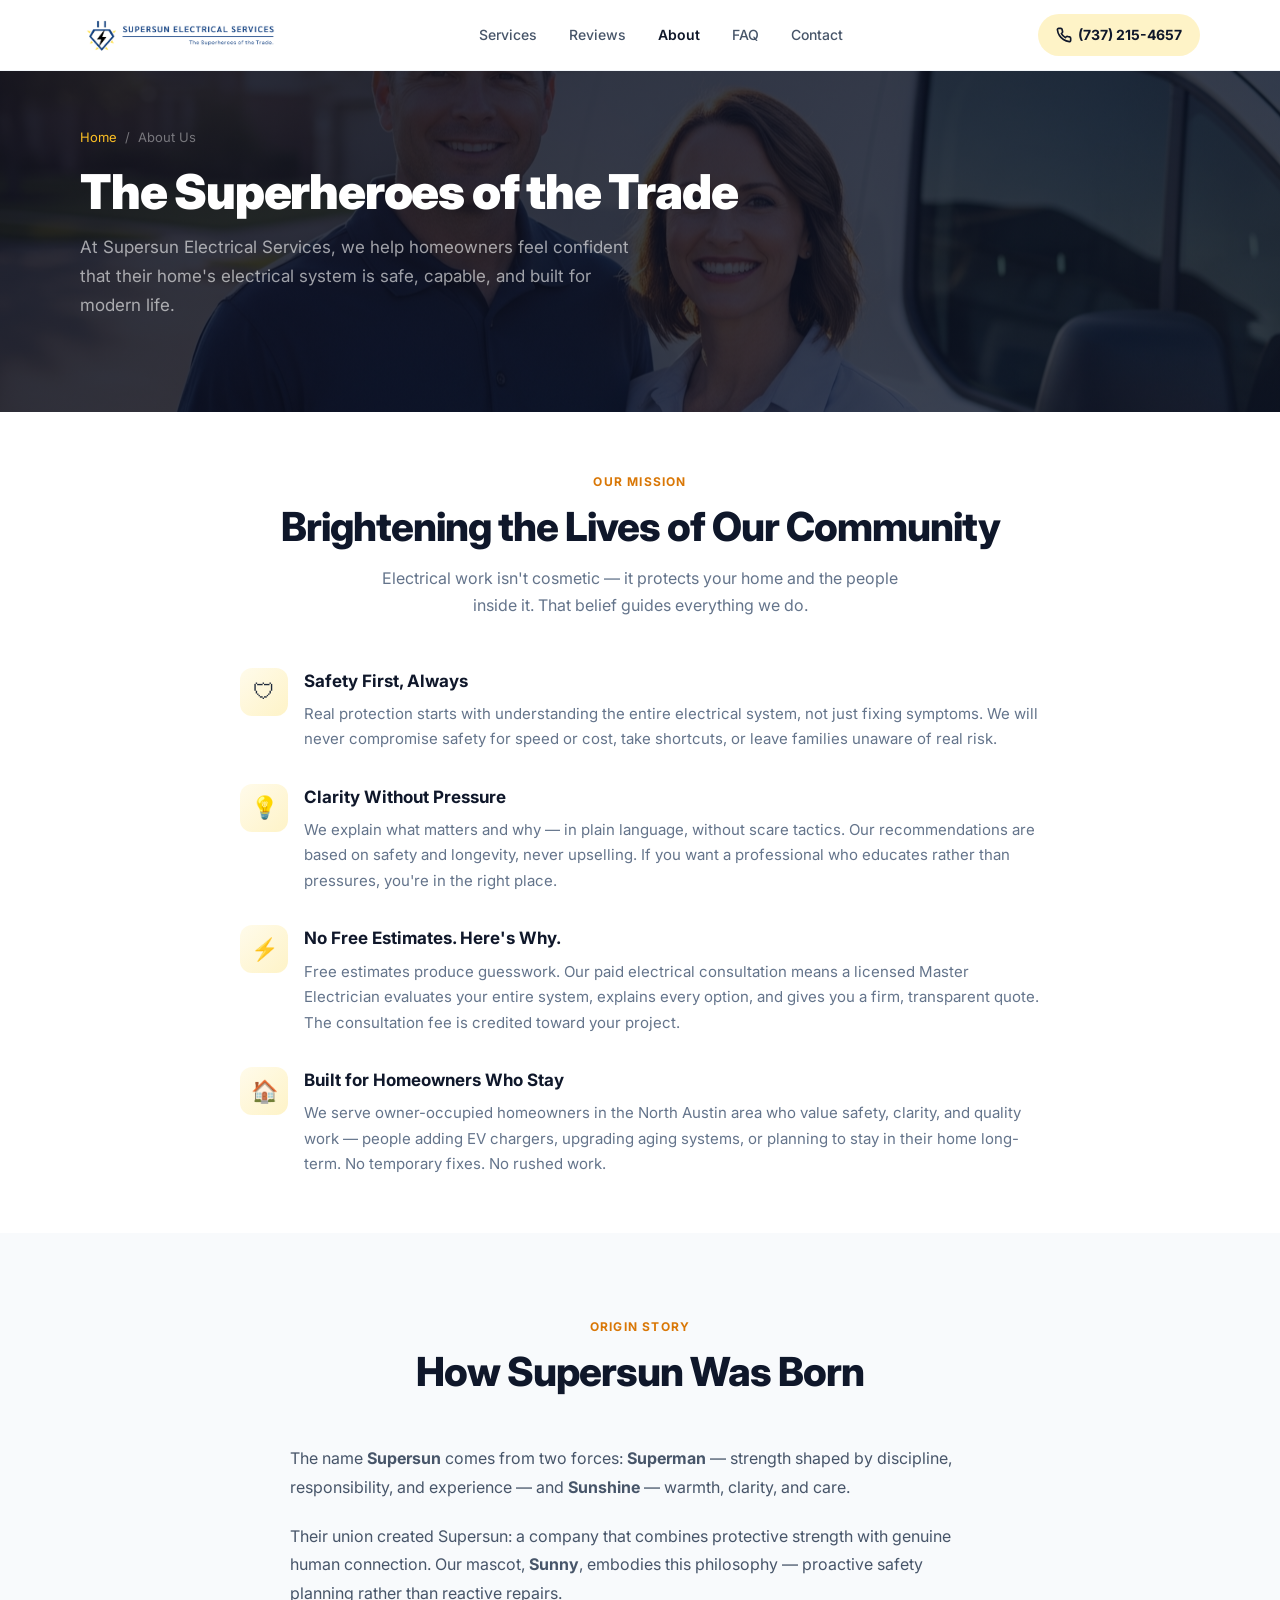
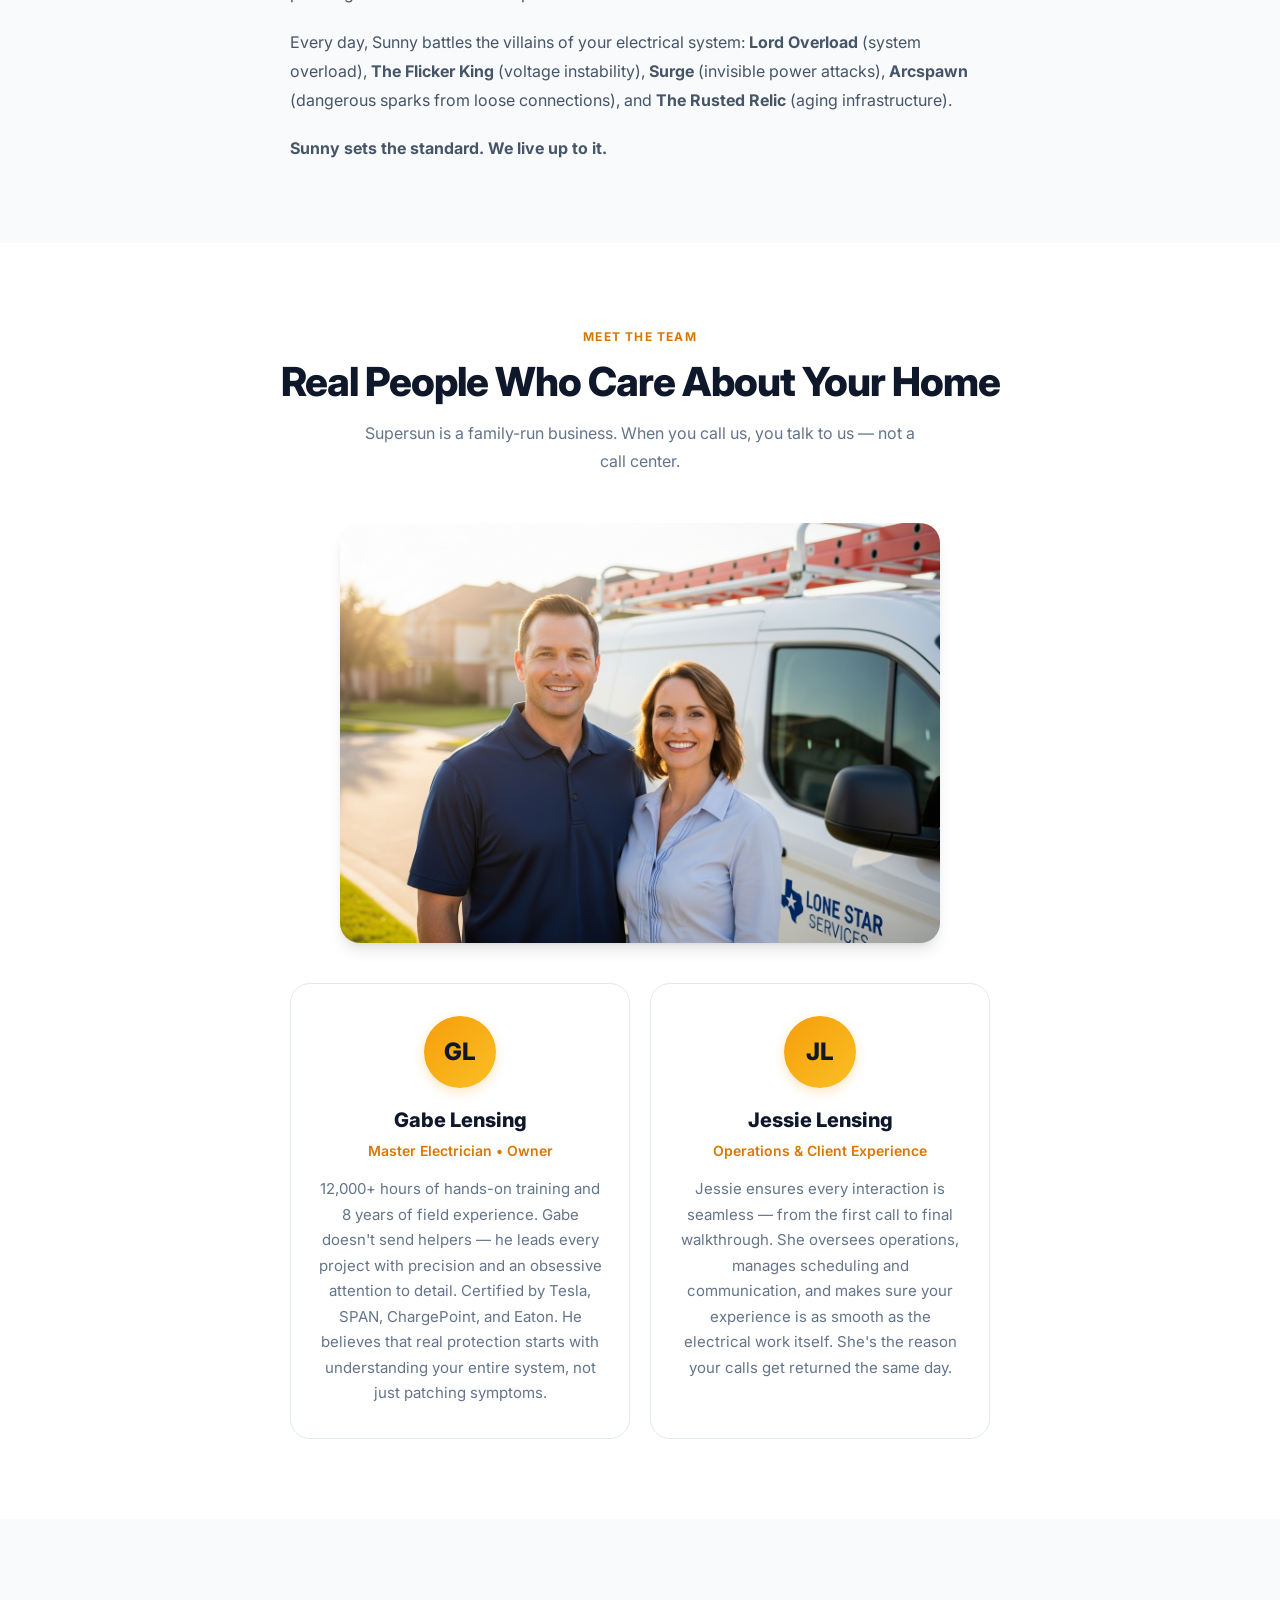
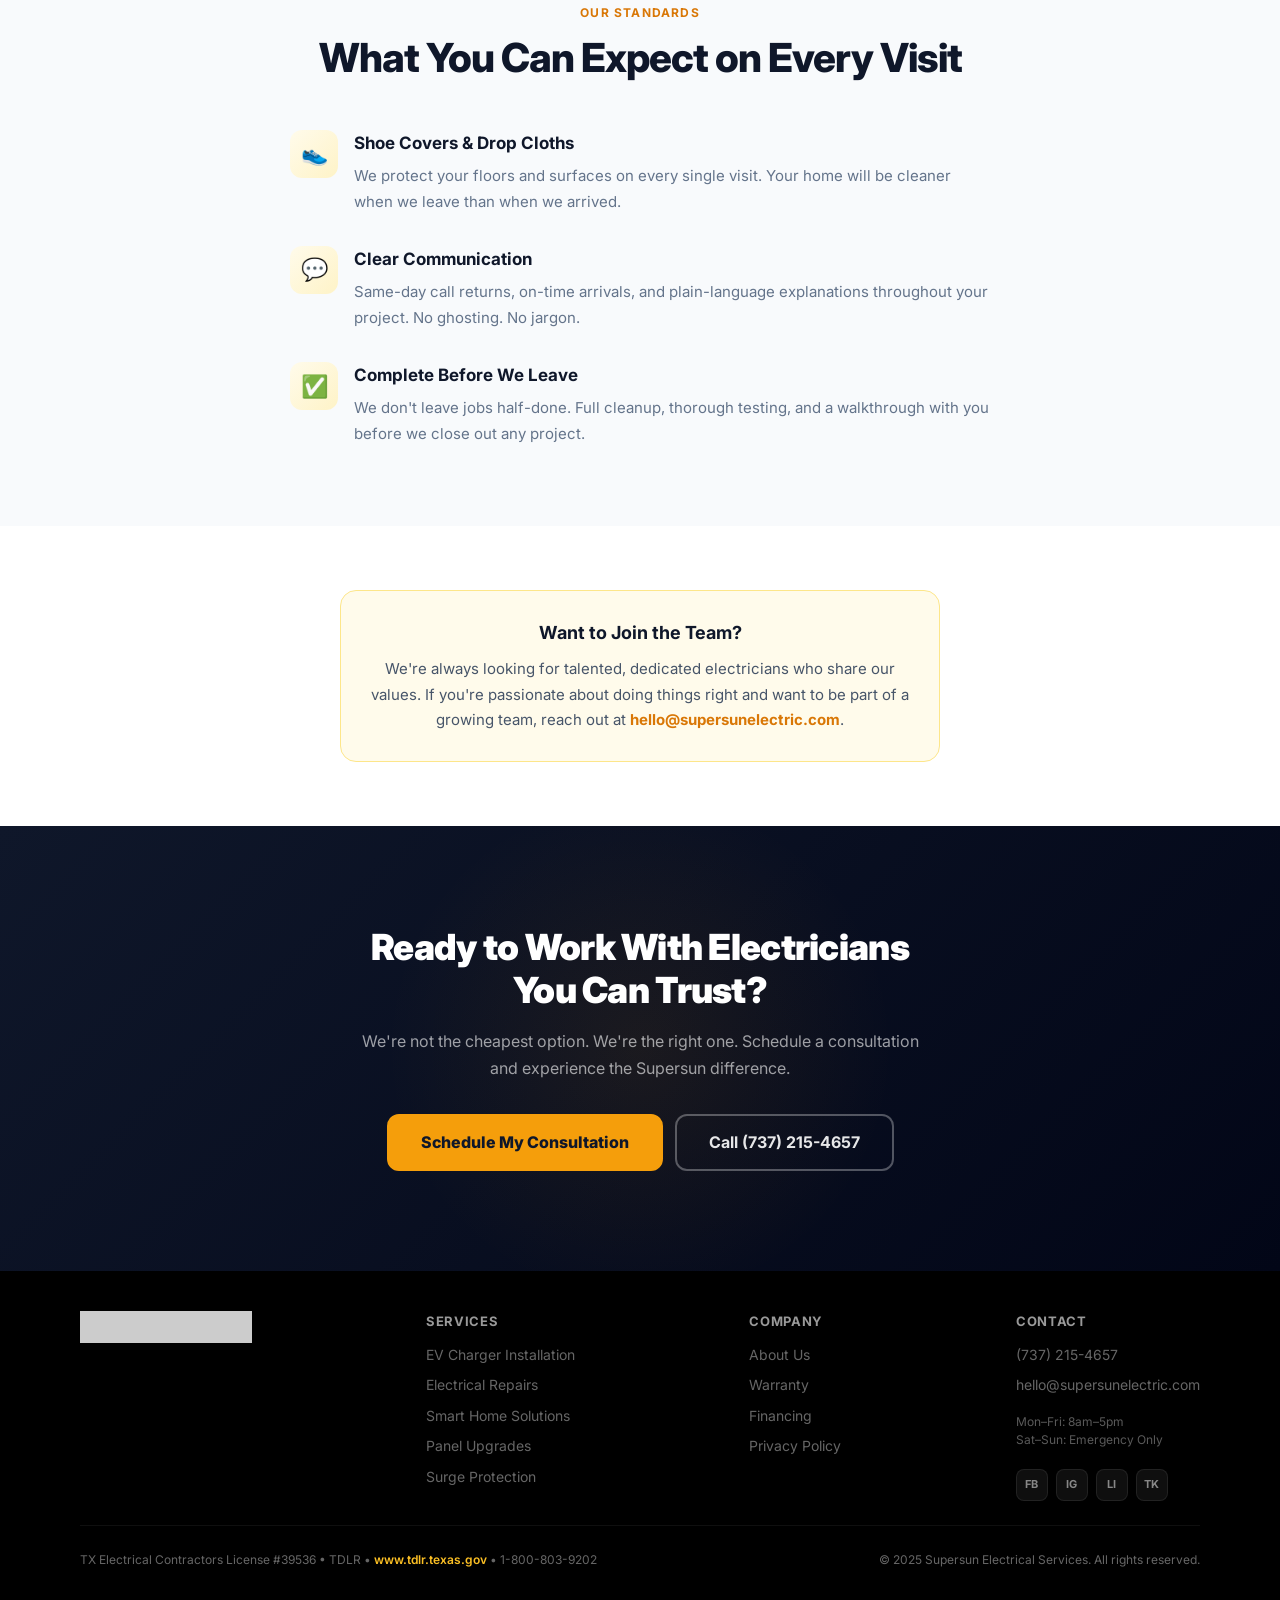
<file: about/index.html>
<!DOCTYPE html>
<html lang="en">
<head>
  <meta charset="UTF-8">
  <meta name="viewport" content="width=device-width, initial-scale=1.0">
  <title>About Us | Supersun Electrical Services | The Superheroes of the Trade</title>
  <meta name="description" content="Meet Gabe and Jessie Lensing — the family behind Supersun Electrical Services. Licensed Master Electrician serving North Austin with 12,000+ hours of training. The Superheroes of the Trade.">
  <link rel="canonical" href="https://papasartcave.com/about/">
  <link rel="preconnect" href="https://fonts.googleapis.com">
  <link rel="preconnect" href="https://fonts.gstatic.com" crossorigin>
  <link href="https://fonts.googleapis.com/css2?family=Inter:wght@400;500;600;700;800;900&display=swap" rel="stylesheet">
  <link rel="stylesheet" href="../styles.css">
</head>
<body>

  <div class="sticky-cta" id="stickyCta">
    <a href="tel:+17372154657" class="sticky-cta__call"><svg width="18" height="18" viewBox="0 0 24 24" fill="none" stroke="currentColor" stroke-width="2.5" stroke-linecap="round" stroke-linejoin="round"><path d="M22 16.92v3a2 2 0 01-2.18 2 19.79 19.79 0 01-8.63-3.07 19.5 19.5 0 01-6-6 19.79 19.79 0 01-3.07-8.67A2 2 0 014.11 2h3a2 2 0 012 1.72 12.84 12.84 0 00.7 2.81 2 2 0 01-.45 2.11L8.09 9.91a16 16 0 006 6l1.27-1.27a2 2 0 012.11-.45 12.84 12.84 0 002.81.7A2 2 0 0122 16.92z"/></svg> Call Now</a>
    <a href="/#contact" class="sticky-cta__quote">Get Free Quote</a>
  </div>

  <header class="header" id="header">
    <div class="container">
      <div class="header__inner">
        <a href="/" class="header__brand"><img src="/logo.webp" alt="Supersun Electrical Services" class="header__logo-img"></a>
        <nav class="nav">
          <a href="/#services" class="nav__link">Services</a>
          <a href="/#reviews" class="nav__link">Reviews</a>
          <a href="/about/" class="nav__link nav__link--active">About</a>
          <a href="/#faq" class="nav__link">FAQ</a>
          <a href="/#contact" class="nav__link">Contact</a>
        </nav>
        <div class="header__cta"><a href="tel:+17372154657" class="header__phone-btn"><svg width="16" height="16" viewBox="0 0 24 24" fill="none" stroke="currentColor" stroke-width="2.5" stroke-linecap="round" stroke-linejoin="round"><path d="M22 16.92v3a2 2 0 01-2.18 2 19.79 19.79 0 01-8.63-3.07 19.5 19.5 0 01-6-6 19.79 19.79 0 01-3.07-8.67A2 2 0 014.11 2h3a2 2 0 012 1.72 12.84 12.84 0 00.7 2.81 2 2 0 01-.45 2.11L8.09 9.91a16 16 0 006 6l1.27-1.27a2 2 0 012.11-.45 12.84 12.84 0 002.81.7A2 2 0 0122 16.92z"/></svg><span>(737) 215-4657</span></a></div>
        <button class="menu-toggle" id="menuToggle" aria-label="Open menu"><span class="menu-toggle__bar"></span></button>
      </div>
    </div>
  </header>

  <div class="mobile-menu" id="mobileMenu">
    <div class="mobile-menu__panel">
      <a href="/#services" class="mobile-menu__link">Services</a>
      <a href="/about/" class="mobile-menu__link">About</a>
      <a href="/#reviews" class="mobile-menu__link">Reviews</a>
      <a href="/warranty/" class="mobile-menu__link">Warranty</a>
      <a href="/financing/" class="mobile-menu__link">Financing</a>
      <a href="/#contact" class="mobile-menu__link">Contact</a>
      <div class="mobile-menu__cta">
        <a href="/#contact" class="btn btn--primary btn--full">Schedule Consultation</a>
        <a href="tel:+17372154657" class="btn btn--outline btn--full">Call (737) 215-4657</a>
      </div>
    </div>
  </div>

  <section class="page-hero" style="background-image: url('/images/team.png');">
    <div class="container">
      <div class="page-hero__breadcrumb"><a href="/">Home</a> / <span>About Us</span></div>
      <h1 class="page-hero__title">The Superheroes of the Trade</h1>
      <p class="page-hero__subtitle">At Supersun Electrical Services, we help homeowners feel confident that their home's electrical system is safe, capable, and built for modern life.</p>
    </div>
  </section>

  <!-- Mission -->
  <section class="service-content">
    <div class="container">
      <div class="section__header">
        <span class="section__label">Our Mission</span>
        <h2 class="section__title">Brightening the Lives of Our Community</h2>
        <p class="section__subtitle">Electrical work isn't cosmetic — it protects your home and the people inside it. That belief guides everything we do.</p>
      </div>
      <div class="service-content__grid">
        <div class="benefit-card">
          <div class="benefit-card__icon">&#128737;</div>
          <div class="benefit-card__content">
            <h3>Safety First, Always</h3>
            <p>Real protection starts with understanding the entire electrical system, not just fixing symptoms. We will never compromise safety for speed or cost, take shortcuts, or leave families unaware of real risk.</p>
          </div>
        </div>
        <div class="benefit-card">
          <div class="benefit-card__icon">&#128161;</div>
          <div class="benefit-card__content">
            <h3>Clarity Without Pressure</h3>
            <p>We explain what matters and why — in plain language, without scare tactics. Our recommendations are based on safety and longevity, never upselling. If you want a professional who educates rather than pressures, you're in the right place.</p>
          </div>
        </div>
        <div class="benefit-card">
          <div class="benefit-card__icon">&#9889;</div>
          <div class="benefit-card__content">
            <h3>No Free Estimates. Here's Why.</h3>
            <p>Free estimates produce guesswork. Our paid electrical consultation means a licensed Master Electrician evaluates your entire system, explains every option, and gives you a firm, transparent quote. The consultation fee is credited toward your project.</p>
          </div>
        </div>
        <div class="benefit-card">
          <div class="benefit-card__icon">&#127968;</div>
          <div class="benefit-card__content">
            <h3>Built for Homeowners Who Stay</h3>
            <p>We serve owner-occupied homeowners in the North Austin area who value safety, clarity, and quality work — people adding EV chargers, upgrading aging systems, or planning to stay in their home long-term. No temporary fixes. No rushed work.</p>
          </div>
        </div>
      </div>
    </div>
  </section>

  <!-- The Supersun Origin Story -->
  <section style="background: var(--slate-50); padding: 80px 0;">
    <div class="container">
      <div class="section__header">
        <span class="section__label">Origin Story</span>
        <h2 class="section__title">How Supersun Was Born</h2>
      </div>
      <div style="max-width: 700px; margin: 0 auto;">
        <p style="font-size: 16px; line-height: 1.8; color: var(--slate-600); margin-bottom: 20px;">The name <strong>Supersun</strong> comes from two forces: <strong>Superman</strong> — strength shaped by discipline, responsibility, and experience — and <strong>Sunshine</strong> — warmth, clarity, and care.</p>
        <p style="font-size: 16px; line-height: 1.8; color: var(--slate-600); margin-bottom: 20px;">Their union created Supersun: a company that combines protective strength with genuine human connection. Our mascot, <strong>Sunny</strong>, embodies this philosophy — proactive safety planning rather than reactive repairs.</p>
        <p style="font-size: 16px; line-height: 1.8; color: var(--slate-600); margin-bottom: 20px;">Every day, Sunny battles the villains of your electrical system: <strong>Lord Overload</strong> (system overload), <strong>The Flicker King</strong> (voltage instability), <strong>Surge</strong> (invisible power attacks), <strong>Arcspawn</strong> (dangerous sparks from loose connections), and <strong>The Rusted Relic</strong> (aging infrastructure).</p>
        <p style="font-size: 16px; line-height: 1.8; color: var(--slate-600);"><strong>Sunny sets the standard. We live up to it.</strong></p>
      </div>
    </div>
  </section>

  <!-- Team -->
  <section style="padding: 80px 0;">
    <div class="container">
      <div class="section__header">
        <span class="section__label">Meet the Team</span>
        <h2 class="section__title">Real People Who Care About Your Home</h2>
        <p class="section__subtitle">Supersun is a family-run business. When you call us, you talk to us — not a call center.</p>
      </div>
      <div class="about__team-photo">
        <img src="/images/team.png" alt="Gabe and Jessie Lensing - Supersun Electrical Services" class="about__team-img">
      </div>
      <div class="about__grid">
        <div class="about__member" style="opacity:1;transform:none;">
          <div class="about__avatar">GL</div>
          <h3>Gabe Lensing</h3>
          <p class="about__role">Master Electrician &bull; Owner</p>
          <p>12,000+ hours of hands-on training and 8 years of field experience. Gabe doesn't send helpers — he leads every project with precision and an obsessive attention to detail. Certified by Tesla, SPAN, ChargePoint, and Eaton. He believes that real protection starts with understanding your entire system, not just patching symptoms.</p>
        </div>
        <div class="about__member" style="opacity:1;transform:none;">
          <div class="about__avatar">JL</div>
          <h3>Jessie Lensing</h3>
          <p class="about__role">Operations &amp; Client Experience</p>
          <p>Jessie ensures every interaction is seamless — from the first call to final walkthrough. She oversees operations, manages scheduling and communication, and makes sure your experience is as smooth as the electrical work itself. She's the reason your calls get returned the same day.</p>
        </div>
      </div>
    </div>
  </section>

  <!-- Service Standards -->
  <section style="background: var(--slate-50); padding: 80px 0;">
    <div class="container">
      <div class="section__header">
        <span class="section__label">Our Standards</span>
        <h2 class="section__title">What You Can Expect on Every Visit</h2>
      </div>
      <div class="service-content__grid" style="max-width: 700px; margin: 0 auto;">
        <div class="benefit-card">
          <div class="benefit-card__icon">&#128095;</div>
          <div class="benefit-card__content">
            <h3>Shoe Covers &amp; Drop Cloths</h3>
            <p>We protect your floors and surfaces on every single visit. Your home will be cleaner when we leave than when we arrived.</p>
          </div>
        </div>
        <div class="benefit-card">
          <div class="benefit-card__icon">&#128172;</div>
          <div class="benefit-card__content">
            <h3>Clear Communication</h3>
            <p>Same-day call returns, on-time arrivals, and plain-language explanations throughout your project. No ghosting. No jargon.</p>
          </div>
        </div>
        <div class="benefit-card">
          <div class="benefit-card__icon">&#9989;</div>
          <div class="benefit-card__content">
            <h3>Complete Before We Leave</h3>
            <p>We don't leave jobs half-done. Full cleanup, thorough testing, and a walkthrough with you before we close out any project.</p>
          </div>
        </div>
      </div>
    </div>
  </section>

  <!-- Hiring CTA -->
  <section style="padding: 64px 0;">
    <div class="container">
      <div class="pricing-note">
        <h3>Want to Join the Team?</h3>
        <p>We're always looking for talented, dedicated electricians who share our values. If you're passionate about doing things right and want to be part of a growing team, reach out at <a href="mailto:hello@supersunelectric.com" style="color: var(--amber-600); font-weight: 700;">hello@supersunelectric.com</a>.</p>
      </div>
    </div>
  </section>

  <section class="final-cta">
    <div class="container">
      <div class="final-cta__content">
        <h2 class="final-cta__title">Ready to Work With Electricians You Can Trust?</h2>
        <p class="final-cta__subtitle">We're not the cheapest option. We're the right one. Schedule a consultation and experience the Supersun difference.</p>
        <div class="final-cta__buttons">
          <a href="/#contact" class="btn btn--primary btn--lg">Schedule My Consultation</a>
          <a href="tel:+17372154657" class="btn btn--outline-light btn--lg">Call (737) 215-4657</a>
        </div>
      </div>
    </div>
  </section>

  <footer class="footer">
    <div class="container">
      <div class="footer__inner">
        <div class="footer__top">
          <div><div class="footer__brand"><img src="/logo.webp" alt="Supersun Electrical Services" class="footer__logo-img"></div></div>
          <div class="footer__links"><span class="footer__links-title">Services</span><a href="/ev-charger-installation/" class="footer__link">EV Charger Installation</a><a href="/electrical-repairs/" class="footer__link">Electrical Repairs</a><a href="/smart-home-solutions/" class="footer__link">Smart Home Solutions</a><a href="/panel-upgrades/" class="footer__link">Panel Upgrades</a><a href="/surge-protection/" class="footer__link">Surge Protection</a></div>
          <div class="footer__links"><span class="footer__links-title">Company</span><a href="/about/" class="footer__link">About Us</a><a href="/warranty/" class="footer__link">Warranty</a><a href="/financing/" class="footer__link">Financing</a><a href="/privacy-policy/" class="footer__link">Privacy Policy</a></div>
          <div class="footer__links"><span class="footer__links-title">Contact</span><a href="tel:+17372154657" class="footer__link">(737) 215-4657</a><a href="mailto:hello@supersunelectric.com" class="footer__link">hello@supersunelectric.com</a><p class="footer__hours">Mon–Fri: 8am–5pm<br>Sat–Sun: Emergency Only</p><div class="footer__social"><a href="https://facebook.com" class="footer__social-link" aria-label="Facebook">FB</a><a href="https://instagram.com" class="footer__social-link" aria-label="Instagram">IG</a><a href="https://linkedin.com" class="footer__social-link" aria-label="LinkedIn">LI</a><a href="https://tiktok.com" class="footer__social-link" aria-label="TikTok">TK</a></div></div>
        </div>
        <div class="footer__bottom">
          <p>TX Electrical Contractors License #39536 &bull; TDLR &bull; <a href="https://www.tdlr.texas.gov" target="_blank" rel="noopener">www.tdlr.texas.gov</a> &bull; 1-800-803-9202</p>
          <p>&copy; 2025 Supersun Electrical Services. All rights reserved.</p>
        </div>
      </div>
    </div>
  </footer>

  <script>
    const stickyCta=document.getElementById('stickyCta'),pageHero=document.querySelector('.page-hero');if(stickyCta&&pageHero){new IntersectionObserver(([e])=>stickyCta.classList.toggle('sticky-cta--visible',!e.isIntersecting),{threshold:.1}).observe(pageHero)}const header=document.getElementById('header');window.addEventListener('scroll',()=>header.classList.toggle('header--scrolled',window.scrollY>10),{passive:!0});const menuToggle=document.getElementById('menuToggle'),mobileMenu=document.getElementById('mobileMenu');menuToggle.addEventListener('click',()=>{mobileMenu.classList.toggle('mobile-menu--open');menuToggle.classList.toggle('menu-toggle--active');document.body.style.overflow=mobileMenu.classList.contains('mobile-menu--open')?'hidden':''});mobileMenu.addEventListener('click',e=>{if(e.target===mobileMenu){mobileMenu.classList.remove('mobile-menu--open');menuToggle.classList.remove('menu-toggle--active');document.body.style.overflow=''}});
  </script>
</body>
</html>
</file>
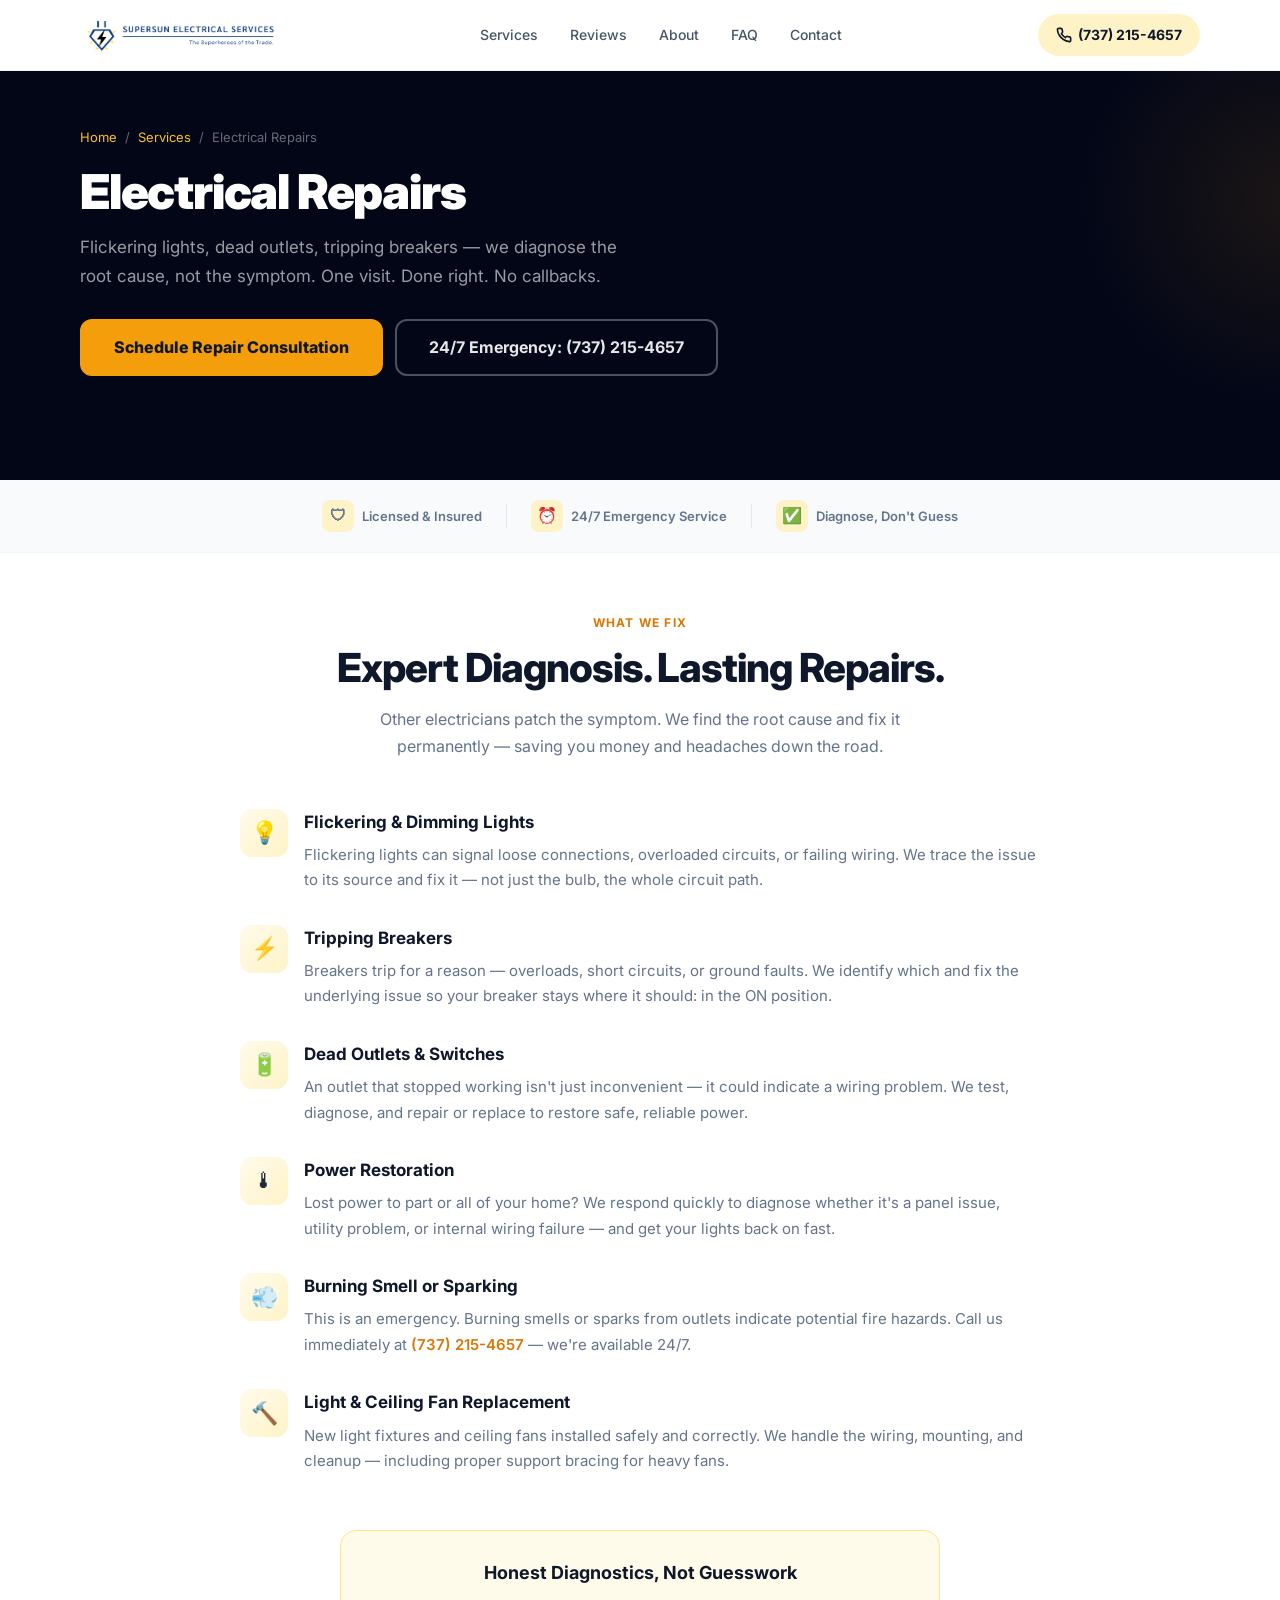
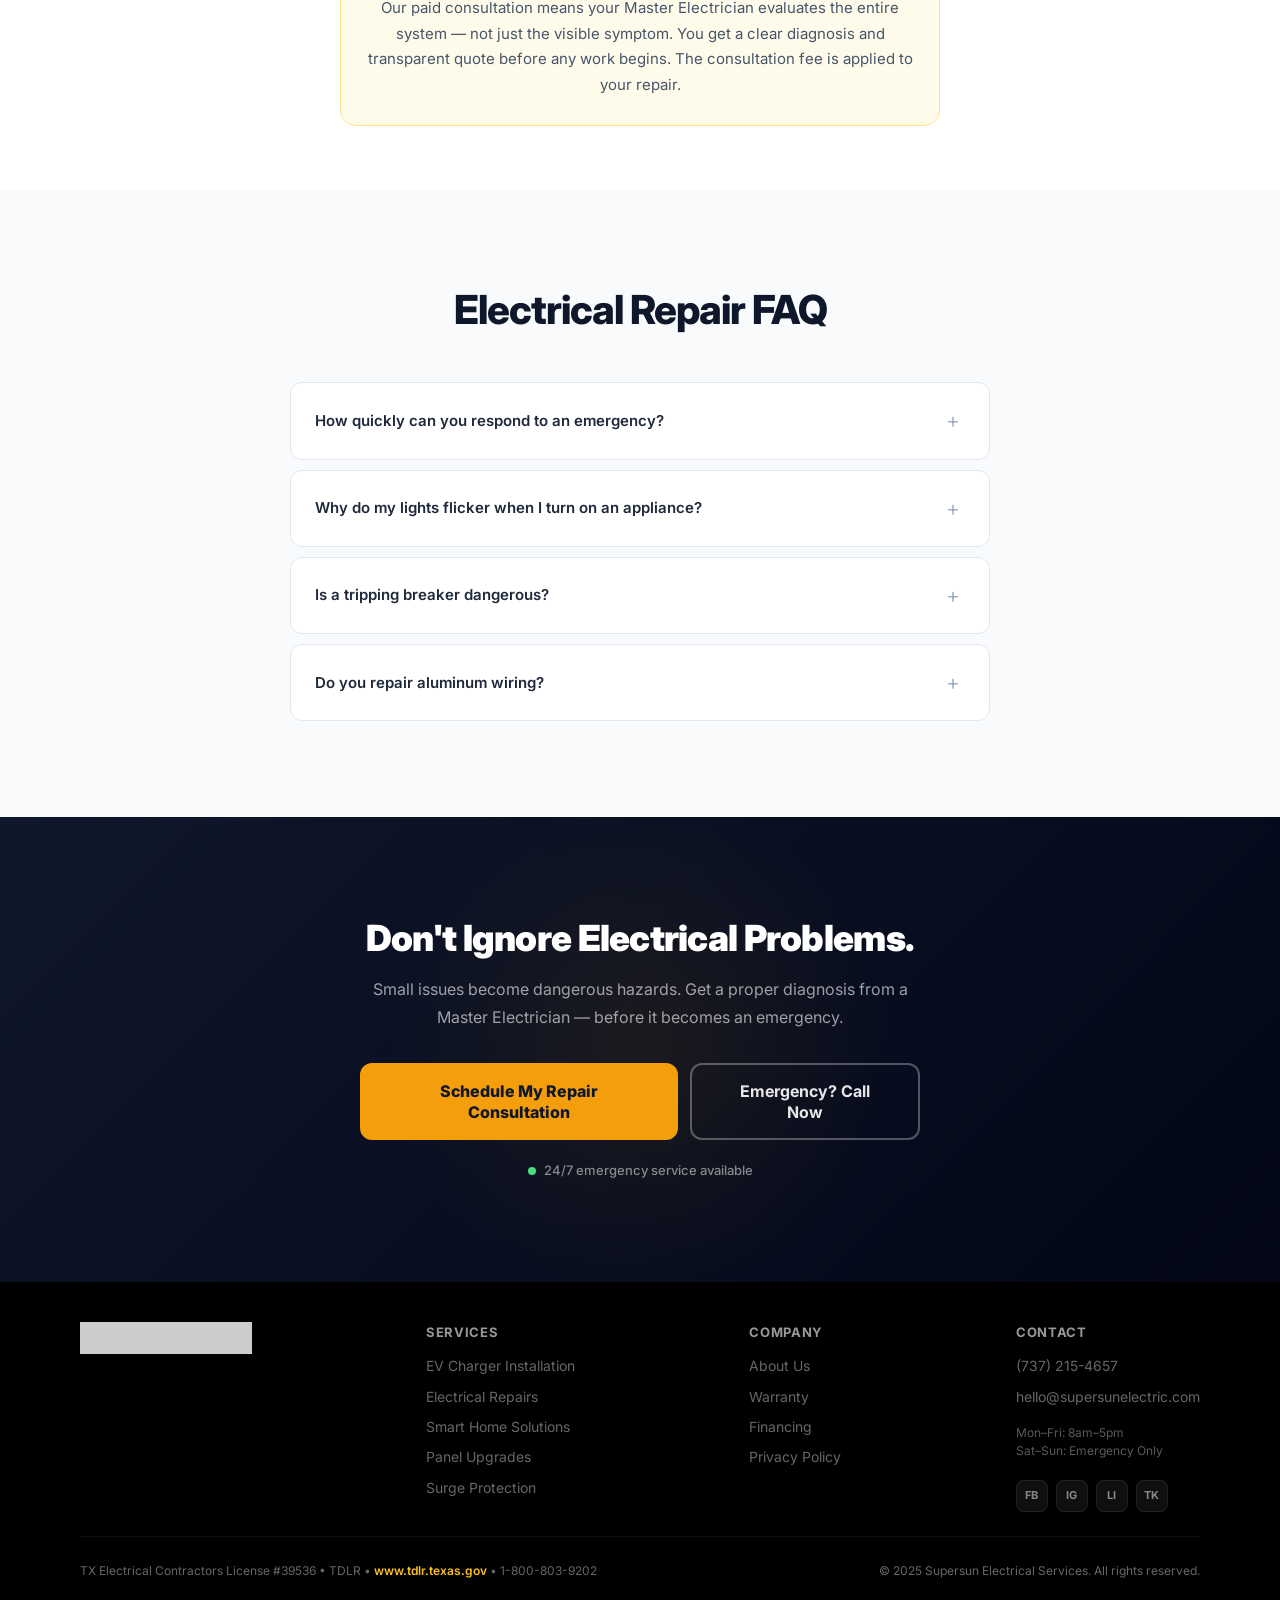
<file: electrical-repairs/index.html>
<!DOCTYPE html>
<html lang="en">
<head>
  <meta charset="UTF-8">
  <meta name="viewport" content="width=device-width, initial-scale=1.0">
  <title>Electrical Repairs | Supersun Electrical Services | Round Rock &amp; North Austin TX</title>
  <meta name="description" content="Expert electrical repairs in Round Rock, Cedar Park & North Austin. Flickering lights, tripping breakers, power restoration. Licensed Master Electrician. 24/7 emergency service. Call (737) 215-4657.">
  <link rel="canonical" href="https://papasartcave.com/electrical-repairs/">
  <meta property="og:title" content="Electrical Repairs | Supersun Electrical Services">
  <meta property="og:description" content="Stop living with flickering lights and tripping breakers. Expert electrical repair by a licensed Master Electrician in North Austin.">
  <link rel="preconnect" href="https://fonts.googleapis.com">
  <link rel="preconnect" href="https://fonts.gstatic.com" crossorigin>
  <link href="https://fonts.googleapis.com/css2?family=Inter:wght@400;500;600;700;800;900&display=swap" rel="stylesheet">
  <link rel="stylesheet" href="../styles.css">
</head>
<body>

  <div class="sticky-cta" id="stickyCta">
    <a href="tel:+17372154657" class="sticky-cta__call"><svg width="18" height="18" viewBox="0 0 24 24" fill="none" stroke="currentColor" stroke-width="2.5" stroke-linecap="round" stroke-linejoin="round"><path d="M22 16.92v3a2 2 0 01-2.18 2 19.79 19.79 0 01-8.63-3.07 19.5 19.5 0 01-6-6 19.79 19.79 0 01-3.07-8.67A2 2 0 014.11 2h3a2 2 0 012 1.72 12.84 12.84 0 00.7 2.81 2 2 0 01-.45 2.11L8.09 9.91a16 16 0 006 6l1.27-1.27a2 2 0 012.11-.45 12.84 12.84 0 002.81.7A2 2 0 0122 16.92z"/></svg> Call Now</a>
    <a href="/#contact" class="sticky-cta__quote">Get Free Quote</a>
  </div>

  <header class="header" id="header">
    <div class="container">
      <div class="header__inner">
        <a href="/" class="header__brand">
          <img src="/logo.webp" alt="Supersun Electrical Services" class="header__logo-img">
        </a>
        <nav class="nav">
          <a href="/#services" class="nav__link">Services</a>
          <a href="/#reviews" class="nav__link">Reviews</a>
          <a href="/about/" class="nav__link">About</a>
          <a href="/#faq" class="nav__link">FAQ</a>
          <a href="/#contact" class="nav__link">Contact</a>
        </nav>
        <div class="header__cta">
          <a href="tel:+17372154657" class="header__phone-btn"><svg width="16" height="16" viewBox="0 0 24 24" fill="none" stroke="currentColor" stroke-width="2.5" stroke-linecap="round" stroke-linejoin="round"><path d="M22 16.92v3a2 2 0 01-2.18 2 19.79 19.79 0 01-8.63-3.07 19.5 19.5 0 01-6-6 19.79 19.79 0 01-3.07-8.67A2 2 0 014.11 2h3a2 2 0 012 1.72 12.84 12.84 0 00.7 2.81 2 2 0 01-.45 2.11L8.09 9.91a16 16 0 006 6l1.27-1.27a2 2 0 012.11-.45 12.84 12.84 0 002.81.7A2 2 0 0122 16.92z"/></svg><span>(737) 215-4657</span></a>
        </div>
        <button class="menu-toggle" id="menuToggle" aria-label="Open menu"><span class="menu-toggle__bar"></span></button>
      </div>
    </div>
  </header>

  <div class="mobile-menu" id="mobileMenu">
    <div class="mobile-menu__panel">
      <a href="/#services" class="mobile-menu__link">Services</a>
      <a href="/about/" class="mobile-menu__link">About</a>
      <a href="/#reviews" class="mobile-menu__link">Reviews</a>
      <a href="/#contact" class="mobile-menu__link">Contact</a>
      <a href="/warranty/" class="mobile-menu__link">Warranty</a>
      <a href="/financing/" class="mobile-menu__link">Financing</a>
      <div class="mobile-menu__cta">
        <a href="/#contact" class="btn btn--primary btn--full">Schedule Consultation</a>
        <a href="tel:+17372154657" class="btn btn--outline btn--full">Call (737) 215-4657</a>
      </div>
    </div>
  </div>

  <section class="page-hero">
    <div class="container">
      <div class="page-hero__breadcrumb">
        <a href="/">Home</a> / <a href="/#services">Services</a> / <span>Electrical Repairs</span>
      </div>
      <h1 class="page-hero__title">Electrical Repairs</h1>
      <p class="page-hero__subtitle">Flickering lights, dead outlets, tripping breakers — we diagnose the root cause, not the symptom. One visit. Done right. No callbacks.</p>
      <div class="hero__ctas">
        <a href="/#contact" class="btn btn--primary btn--lg">Schedule Repair Consultation</a>
        <a href="tel:+17372154657" class="btn btn--outline-light btn--lg">24/7 Emergency: (737) 215-4657</a>
      </div>
    </div>
  </section>

  <div class="trust-bar">
    <div class="container">
      <div class="trust-bar__inner">
        <div class="trust-bar__item"><div class="trust-bar__icon">&#128737;</div> Licensed &amp; Insured</div>
        <div class="trust-bar__divider"></div>
        <div class="trust-bar__item"><div class="trust-bar__icon">&#9200;</div> 24/7 Emergency Service</div>
        <div class="trust-bar__divider"></div>
        <div class="trust-bar__item"><div class="trust-bar__icon">&#9989;</div> Diagnose, Don't Guess</div>
      </div>
    </div>
  </div>

  <section class="service-content">
    <div class="container">
      <div class="section__header">
        <span class="section__label">What We Fix</span>
        <h2 class="section__title">Expert Diagnosis. Lasting Repairs.</h2>
        <p class="section__subtitle">Other electricians patch the symptom. We find the root cause and fix it permanently — saving you money and headaches down the road.</p>
      </div>
      <div class="service-content__grid">
        <div class="benefit-card">
          <div class="benefit-card__icon">&#128161;</div>
          <div class="benefit-card__content">
            <h3>Flickering &amp; Dimming Lights</h3>
            <p>Flickering lights can signal loose connections, overloaded circuits, or failing wiring. We trace the issue to its source and fix it — not just the bulb, the whole circuit path.</p>
          </div>
        </div>
        <div class="benefit-card">
          <div class="benefit-card__icon">&#9889;</div>
          <div class="benefit-card__content">
            <h3>Tripping Breakers</h3>
            <p>Breakers trip for a reason — overloads, short circuits, or ground faults. We identify which and fix the underlying issue so your breaker stays where it should: in the ON position.</p>
          </div>
        </div>
        <div class="benefit-card">
          <div class="benefit-card__icon">&#128267;</div>
          <div class="benefit-card__content">
            <h3>Dead Outlets &amp; Switches</h3>
            <p>An outlet that stopped working isn't just inconvenient — it could indicate a wiring problem. We test, diagnose, and repair or replace to restore safe, reliable power.</p>
          </div>
        </div>
        <div class="benefit-card">
          <div class="benefit-card__icon">&#127777;</div>
          <div class="benefit-card__content">
            <h3>Power Restoration</h3>
            <p>Lost power to part or all of your home? We respond quickly to diagnose whether it's a panel issue, utility problem, or internal wiring failure — and get your lights back on fast.</p>
          </div>
        </div>
        <div class="benefit-card">
          <div class="benefit-card__icon">&#128168;</div>
          <div class="benefit-card__content">
            <h3>Burning Smell or Sparking</h3>
            <p>This is an emergency. Burning smells or sparks from outlets indicate potential fire hazards. Call us immediately at <a href="tel:+17372154657" style="color: var(--amber-600); font-weight: 600;">(737) 215-4657</a> — we're available 24/7.</p>
          </div>
        </div>
        <div class="benefit-card">
          <div class="benefit-card__icon">&#128296;</div>
          <div class="benefit-card__content">
            <h3>Light &amp; Ceiling Fan Replacement</h3>
            <p>New light fixtures and ceiling fans installed safely and correctly. We handle the wiring, mounting, and cleanup — including proper support bracing for heavy fans.</p>
          </div>
        </div>
      </div>
    </div>
  </section>

  <section style="padding: 0 0 64px;">
    <div class="container">
      <div class="pricing-note">
        <h3>Honest Diagnostics, Not Guesswork</h3>
        <p>Our paid consultation means your Master Electrician evaluates the entire system — not just the visible symptom. You get a clear diagnosis and transparent quote before any work begins. The consultation fee is applied to your repair.</p>
      </div>
    </div>
  </section>

  <section class="faq">
    <div class="container">
      <div class="section__header"><h2 class="section__title">Electrical Repair FAQ</h2></div>
      <div class="faq__list">
        <details class="faq__item">
          <summary class="faq__question">How quickly can you respond to an emergency?</summary>
          <p class="faq__answer">We offer 24/7 emergency service. For urgent issues like burning smells, sparking outlets, or complete power loss, call <a href="tel:+17372154657">(737) 215-4657</a> immediately. We prioritize safety-critical calls and respond as fast as possible.</p>
        </details>
        <details class="faq__item">
          <summary class="faq__question">Why do my lights flicker when I turn on an appliance?</summary>
          <p class="faq__answer">This usually means the appliance is on a circuit that can't handle the load, or there's a loose connection somewhere in the circuit. It could also indicate your panel needs upgrading. We'll diagnose the exact cause during our consultation.</p>
        </details>
        <details class="faq__item">
          <summary class="faq__question">Is a tripping breaker dangerous?</summary>
          <p class="faq__answer">A breaker tripping occasionally is the safety mechanism working as designed. But if it trips repeatedly, that indicates an underlying issue — overloaded circuit, short circuit, or ground fault — that needs professional diagnosis. Don't just keep resetting it.</p>
        </details>
        <details class="faq__item">
          <summary class="faq__question">Do you repair aluminum wiring?</summary>
          <p class="faq__answer">Yes. Aluminum wiring (common in 1960s-70s homes) requires special attention due to fire risk at connections. We can install COPALUM or AlumiConn connectors, or recommend a full rewire depending on your situation.</p>
        </details>
      </div>
    </div>
  </section>

  <section class="final-cta">
    <div class="container">
      <div class="final-cta__content">
        <h2 class="final-cta__title">Don't Ignore Electrical Problems.</h2>
        <p class="final-cta__subtitle">Small issues become dangerous hazards. Get a proper diagnosis from a Master Electrician — before it becomes an emergency.</p>
        <div class="final-cta__buttons">
          <a href="/#contact" class="btn btn--primary btn--lg">Schedule My Repair Consultation</a>
          <a href="tel:+17372154657" class="btn btn--outline-light btn--lg">Emergency? Call Now</a>
        </div>
        <div class="final-cta__urgency"><span class="pulse"></span> 24/7 emergency service available</div>
      </div>
    </div>
  </section>

  <footer class="footer">
    <div class="container">
      <div class="footer__inner">
        <div class="footer__top">
          <div><div class="footer__brand"><img src="/logo.webp" alt="Supersun Electrical Services" class="footer__logo-img"></div></div>
          <div class="footer__links"><span class="footer__links-title">Services</span><a href="/ev-charger-installation/" class="footer__link">EV Charger Installation</a><a href="/electrical-repairs/" class="footer__link">Electrical Repairs</a><a href="/smart-home-solutions/" class="footer__link">Smart Home Solutions</a><a href="/panel-upgrades/" class="footer__link">Panel Upgrades</a><a href="/surge-protection/" class="footer__link">Surge Protection</a></div>
          <div class="footer__links"><span class="footer__links-title">Company</span><a href="/about/" class="footer__link">About Us</a><a href="/warranty/" class="footer__link">Warranty</a><a href="/financing/" class="footer__link">Financing</a><a href="/privacy-policy/" class="footer__link">Privacy Policy</a></div>
          <div class="footer__links"><span class="footer__links-title">Contact</span><a href="tel:+17372154657" class="footer__link">(737) 215-4657</a><a href="mailto:hello@supersunelectric.com" class="footer__link">hello@supersunelectric.com</a><p class="footer__hours">Mon–Fri: 8am–5pm<br>Sat–Sun: Emergency Only</p><div class="footer__social"><a href="https://facebook.com" class="footer__social-link" aria-label="Facebook">FB</a><a href="https://instagram.com" class="footer__social-link" aria-label="Instagram">IG</a><a href="https://linkedin.com" class="footer__social-link" aria-label="LinkedIn">LI</a><a href="https://tiktok.com" class="footer__social-link" aria-label="TikTok">TK</a></div></div>
        </div>
        <div class="footer__bottom">
          <p>TX Electrical Contractors License #39536 &bull; TDLR &bull; <a href="https://www.tdlr.texas.gov" target="_blank" rel="noopener">www.tdlr.texas.gov</a> &bull; 1-800-803-9202</p>
          <p>&copy; 2025 Supersun Electrical Services. All rights reserved.</p>
        </div>
      </div>
    </div>
  </footer>

  <script>
    const stickyCta = document.getElementById('stickyCta');
    const pageHero = document.querySelector('.page-hero');
    if (stickyCta && pageHero) { new IntersectionObserver(([e]) => stickyCta.classList.toggle('sticky-cta--visible', !e.isIntersecting), { threshold: 0.1 }).observe(pageHero); }
    const header = document.getElementById('header');
    window.addEventListener('scroll', () => header.classList.toggle('header--scrolled', window.scrollY > 10), { passive: true });
    const menuToggle = document.getElementById('menuToggle');
    const mobileMenu = document.getElementById('mobileMenu');
    menuToggle.addEventListener('click', () => { mobileMenu.classList.toggle('mobile-menu--open'); menuToggle.classList.toggle('menu-toggle--active'); document.body.style.overflow = mobileMenu.classList.contains('mobile-menu--open') ? 'hidden' : ''; });
    mobileMenu.addEventListener('click', (e) => { if (e.target === mobileMenu) { mobileMenu.classList.remove('mobile-menu--open'); menuToggle.classList.remove('menu-toggle--active'); document.body.style.overflow = ''; } });
  </script>
</body>
</html>
</file>
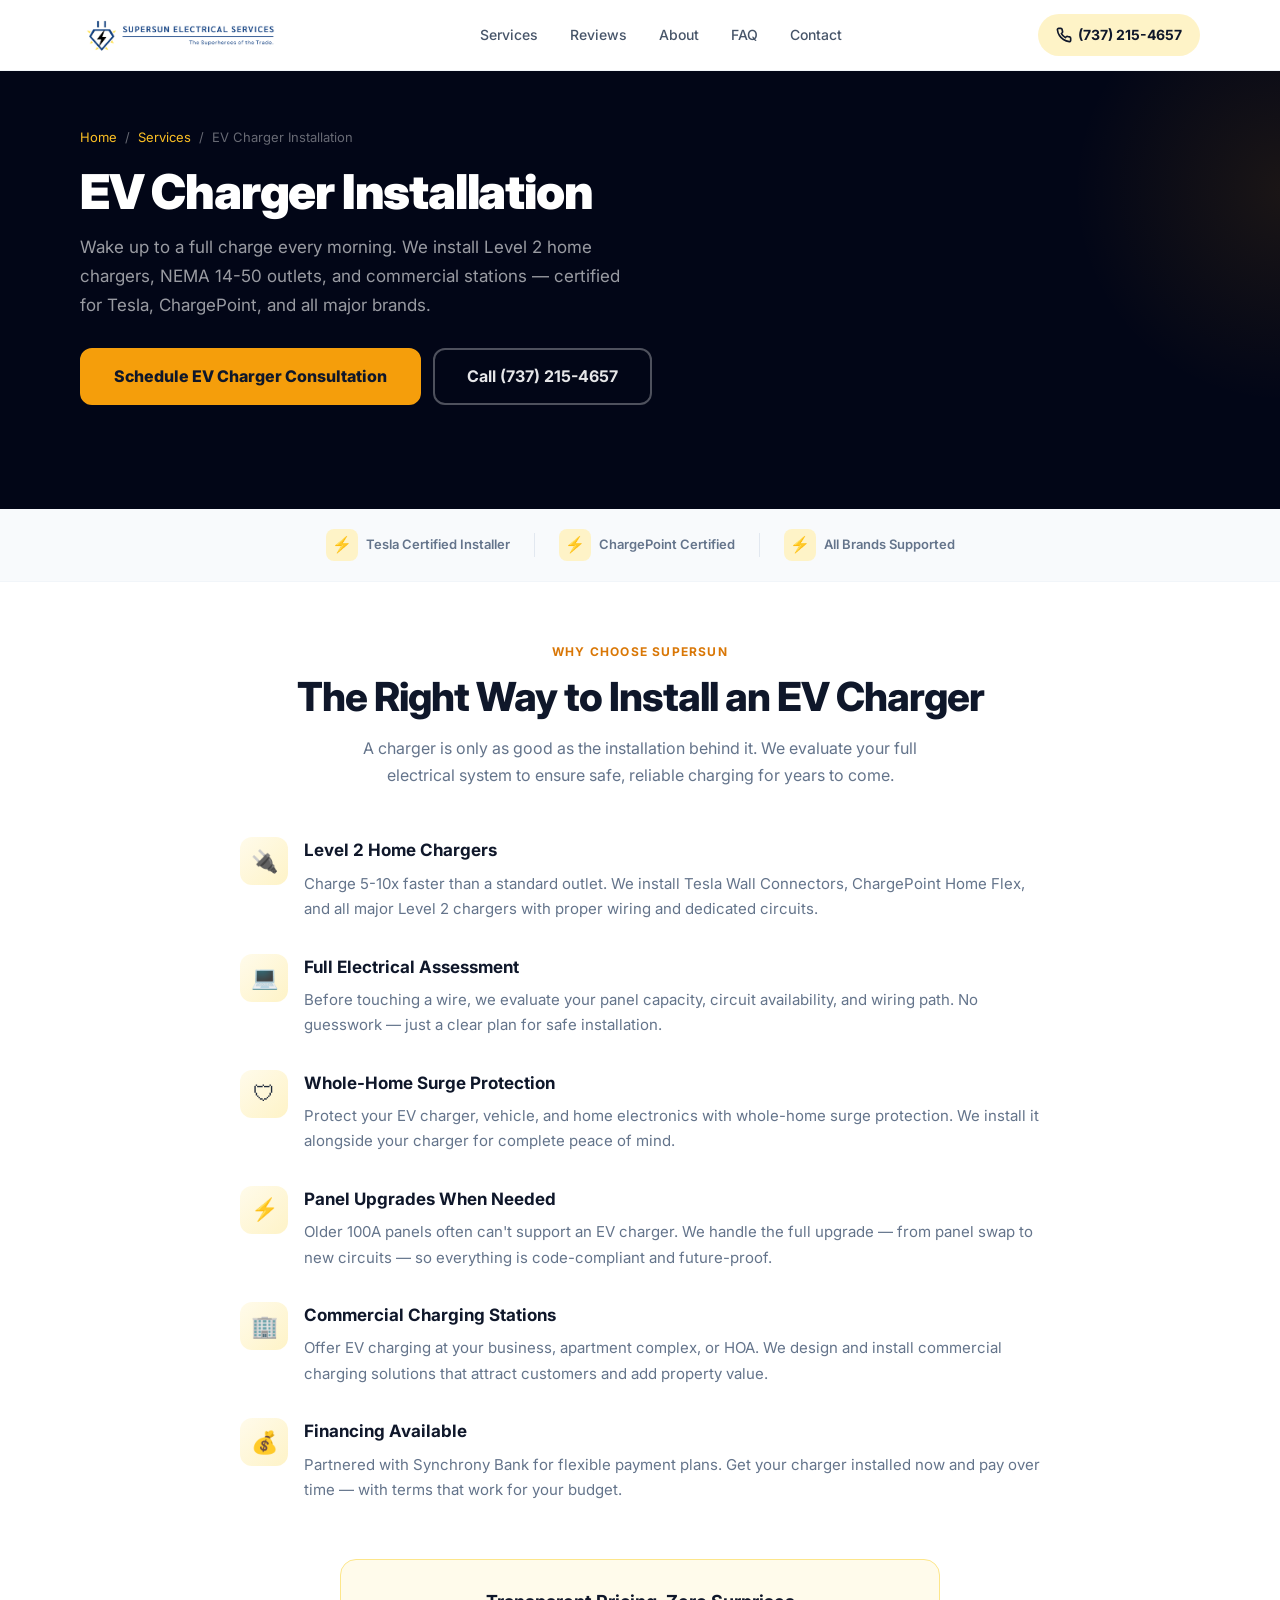
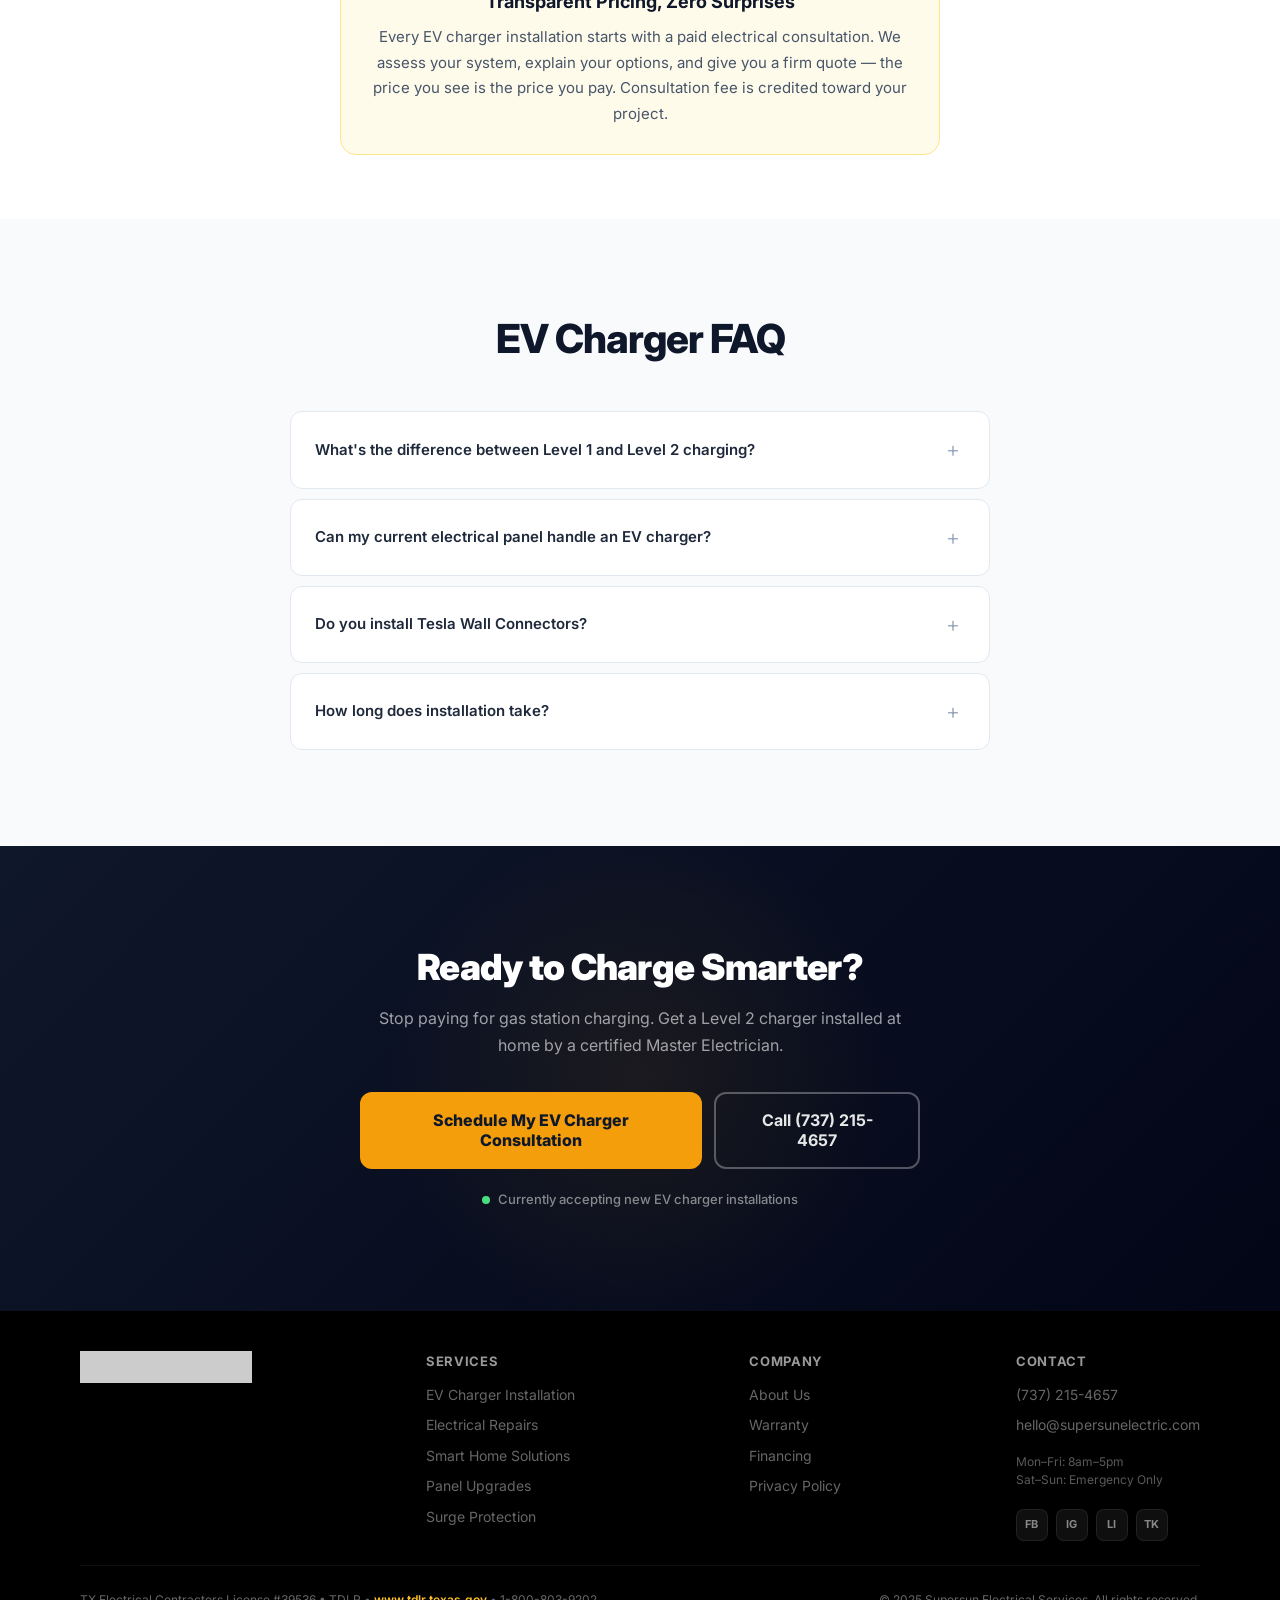
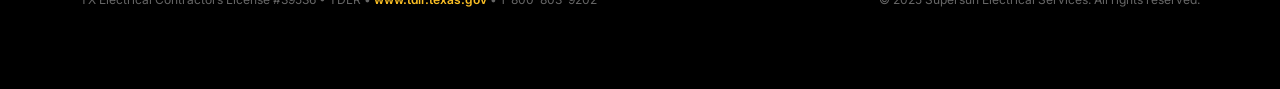
<file: ev-charger-installation/index.html>
<!DOCTYPE html>
<html lang="en">
<head>
  <meta charset="UTF-8">
  <meta name="viewport" content="width=device-width, initial-scale=1.0">
  <title>EV Charger Installation | Supersun Electrical Services | Round Rock &amp; North Austin TX</title>
  <meta name="description" content="Professional EV charger installation in Round Rock, Cedar Park & North Austin. Tesla Wall Connector, ChargePoint, Level 2 home chargers. Licensed Master Electrician. Call (737) 215-4657.">
  <link rel="canonical" href="https://papasartcave.com/ev-charger-installation/">
  <meta property="og:title" content="EV Charger Installation | Supersun Electrical Services">
  <meta property="og:description" content="Wake up to a full charge every morning. Professional Level 2 EV charger installation by a licensed Master Electrician in North Austin.">
  <meta property="og:type" content="website">
  <meta property="og:url" content="https://papasartcave.com/ev-charger-installation/">
  <link rel="preconnect" href="https://fonts.googleapis.com">
  <link rel="preconnect" href="https://fonts.gstatic.com" crossorigin>
  <link href="https://fonts.googleapis.com/css2?family=Inter:wght@400;500;600;700;800;900&display=swap" rel="stylesheet">
  <link rel="stylesheet" href="../styles.css">
</head>
<body>

  <!-- Sticky Mobile CTA Bar -->
  <div class="sticky-cta" id="stickyCta">
    <a href="tel:+17372154657" class="sticky-cta__call">
      <svg width="18" height="18" viewBox="0 0 24 24" fill="none" stroke="currentColor" stroke-width="2.5" stroke-linecap="round" stroke-linejoin="round"><path d="M22 16.92v3a2 2 0 01-2.18 2 19.79 19.79 0 01-8.63-3.07 19.5 19.5 0 01-6-6 19.79 19.79 0 01-3.07-8.67A2 2 0 014.11 2h3a2 2 0 012 1.72 12.84 12.84 0 00.7 2.81 2 2 0 01-.45 2.11L8.09 9.91a16 16 0 006 6l1.27-1.27a2 2 0 012.11-.45 12.84 12.84 0 002.81.7A2 2 0 0122 16.92z"/></svg>
      Call Now
    </a>
    <a href="/#contact" class="sticky-cta__quote">Get Free Quote</a>
  </div>

  <!-- Header -->
  <header class="header" id="header">
    <div class="container">
      <div class="header__inner">
        <a href="/" class="header__brand">
          <img src="/logo.webp" alt="Supersun Electrical Services" class="header__logo-img">
        </a>
        <nav class="nav">
          <a href="/#services" class="nav__link">Services</a>
          <a href="/#reviews" class="nav__link">Reviews</a>
          <a href="/about/" class="nav__link">About</a>
          <a href="/#faq" class="nav__link">FAQ</a>
          <a href="/#contact" class="nav__link">Contact</a>
        </nav>
        <div class="header__cta">
          <a href="tel:+17372154657" class="header__phone-btn">
            <svg width="16" height="16" viewBox="0 0 24 24" fill="none" stroke="currentColor" stroke-width="2.5" stroke-linecap="round" stroke-linejoin="round"><path d="M22 16.92v3a2 2 0 01-2.18 2 19.79 19.79 0 01-8.63-3.07 19.5 19.5 0 01-6-6 19.79 19.79 0 01-3.07-8.67A2 2 0 014.11 2h3a2 2 0 012 1.72 12.84 12.84 0 00.7 2.81 2 2 0 01-.45 2.11L8.09 9.91a16 16 0 006 6l1.27-1.27a2 2 0 012.11-.45 12.84 12.84 0 002.81.7A2 2 0 0122 16.92z"/></svg>
            <span>(737) 215-4657</span>
          </a>
        </div>
        <button class="menu-toggle" id="menuToggle" aria-label="Open menu"><span class="menu-toggle__bar"></span></button>
      </div>
    </div>
  </header>

  <!-- Mobile Menu -->
  <div class="mobile-menu" id="mobileMenu">
    <div class="mobile-menu__panel">
      <a href="/#services" class="mobile-menu__link">Services</a>
      <a href="/about/" class="mobile-menu__link">About</a>
      <a href="/#reviews" class="mobile-menu__link">Reviews</a>
      <a href="/#faq" class="mobile-menu__link">FAQ</a>
      <a href="/#contact" class="mobile-menu__link">Contact</a>
      <a href="/warranty/" class="mobile-menu__link">Warranty</a>
      <a href="/financing/" class="mobile-menu__link">Financing</a>
      <div class="mobile-menu__cta">
        <a href="/#contact" class="btn btn--primary btn--full">Schedule Consultation</a>
        <a href="tel:+17372154657" class="btn btn--outline btn--full">Call (737) 215-4657</a>
      </div>
    </div>
  </div>

  <!-- Page Hero -->
  <section class="page-hero">
    <div class="container">
      <div class="page-hero__breadcrumb">
        <a href="/">Home</a> / <a href="/#services">Services</a> / <span>EV Charger Installation</span>
      </div>
      <h1 class="page-hero__title">EV Charger Installation</h1>
      <p class="page-hero__subtitle">Wake up to a full charge every morning. We install Level 2 home chargers, NEMA 14-50 outlets, and commercial stations — certified for Tesla, ChargePoint, and all major brands.</p>
      <div class="hero__ctas">
        <a href="/#contact" class="btn btn--primary btn--lg">Schedule EV Charger Consultation</a>
        <a href="tel:+17372154657" class="btn btn--outline-light btn--lg">Call (737) 215-4657</a>
      </div>
    </div>
  </section>

  <!-- Trust Bar -->
  <div class="trust-bar">
    <div class="container">
      <div class="trust-bar__inner">
        <div class="trust-bar__item"><div class="trust-bar__icon">&#9889;</div> Tesla Certified Installer</div>
        <div class="trust-bar__divider"></div>
        <div class="trust-bar__item"><div class="trust-bar__icon">&#9889;</div> ChargePoint Certified</div>
        <div class="trust-bar__divider"></div>
        <div class="trust-bar__item"><div class="trust-bar__icon">&#9889;</div> All Brands Supported</div>
      </div>
    </div>
  </div>

  <!-- Benefits -->
  <section class="service-content">
    <div class="container">
      <div class="section__header">
        <span class="section__label">Why Choose Supersun</span>
        <h2 class="section__title">The Right Way to Install an EV Charger</h2>
        <p class="section__subtitle">A charger is only as good as the installation behind it. We evaluate your full electrical system to ensure safe, reliable charging for years to come.</p>
      </div>
      <div class="service-content__grid">
        <div class="benefit-card">
          <div class="benefit-card__icon">&#128268;</div>
          <div class="benefit-card__content">
            <h3>Level 2 Home Chargers</h3>
            <p>Charge 5-10x faster than a standard outlet. We install Tesla Wall Connectors, ChargePoint Home Flex, and all major Level 2 chargers with proper wiring and dedicated circuits.</p>
          </div>
        </div>
        <div class="benefit-card">
          <div class="benefit-card__icon">&#128187;</div>
          <div class="benefit-card__content">
            <h3>Full Electrical Assessment</h3>
            <p>Before touching a wire, we evaluate your panel capacity, circuit availability, and wiring path. No guesswork — just a clear plan for safe installation.</p>
          </div>
        </div>
        <div class="benefit-card">
          <div class="benefit-card__icon">&#128737;</div>
          <div class="benefit-card__content">
            <h3>Whole-Home Surge Protection</h3>
            <p>Protect your EV charger, vehicle, and home electronics with whole-home surge protection. We install it alongside your charger for complete peace of mind.</p>
          </div>
        </div>
        <div class="benefit-card">
          <div class="benefit-card__icon">&#9889;</div>
          <div class="benefit-card__content">
            <h3>Panel Upgrades When Needed</h3>
            <p>Older 100A panels often can't support an EV charger. We handle the full upgrade — from panel swap to new circuits — so everything is code-compliant and future-proof.</p>
          </div>
        </div>
        <div class="benefit-card">
          <div class="benefit-card__icon">&#127970;</div>
          <div class="benefit-card__content">
            <h3>Commercial Charging Stations</h3>
            <p>Offer EV charging at your business, apartment complex, or HOA. We design and install commercial charging solutions that attract customers and add property value.</p>
          </div>
        </div>
        <div class="benefit-card">
          <div class="benefit-card__icon">&#128176;</div>
          <div class="benefit-card__content">
            <h3>Financing Available</h3>
            <p>Partnered with Synchrony Bank for flexible payment plans. Get your charger installed now and pay over time — with terms that work for your budget.</p>
          </div>
        </div>
      </div>
    </div>
  </section>

  <!-- Pricing Transparency -->
  <section style="padding: 0 0 64px;">
    <div class="container">
      <div class="pricing-note">
        <h3>Transparent Pricing, Zero Surprises</h3>
        <p>Every EV charger installation starts with a paid electrical consultation. We assess your system, explain your options, and give you a firm quote — the price you see is the price you pay. Consultation fee is credited toward your project.</p>
      </div>
    </div>
  </section>

  <!-- FAQ -->
  <section class="faq">
    <div class="container">
      <div class="section__header">
        <h2 class="section__title">EV Charger FAQ</h2>
      </div>
      <div class="faq__list">
        <details class="faq__item">
          <summary class="faq__question">What's the difference between Level 1 and Level 2 charging?</summary>
          <p class="faq__answer">Level 1 uses a standard 120V outlet and adds 3-5 miles of range per hour — painfully slow. Level 2 uses a 240V dedicated circuit and adds 25-40 miles per hour, giving you a full charge overnight. We install Level 2 chargers exclusively.</p>
        </details>
        <details class="faq__item">
          <summary class="faq__question">Can my current electrical panel handle an EV charger?</summary>
          <p class="faq__answer">It depends on your panel's capacity and current load. Most modern 200A panels can support an EV charger. Older 100A panels often need upgrading. That's exactly what our consultation evaluates — so you know before any work begins.</p>
        </details>
        <details class="faq__item">
          <summary class="faq__question">Do you install Tesla Wall Connectors?</summary>
          <p class="faq__answer">Yes — we're Tesla Certified installers. We install Tesla Wall Connectors, NEMA 14-50 outlets for Tesla Mobile Connectors, and universal J1772 chargers for all EV brands.</p>
        </details>
        <details class="faq__item">
          <summary class="faq__question">How long does installation take?</summary>
          <p class="faq__answer">Most standard residential installations are completed in 2-4 hours. If a panel upgrade or long wiring run is needed, it may take a full day. We'll give you an accurate timeline during your consultation.</p>
        </details>
      </div>
    </div>
  </section>

  <!-- Final CTA -->
  <section class="final-cta">
    <div class="container">
      <div class="final-cta__content">
        <h2 class="final-cta__title">Ready to Charge Smarter?</h2>
        <p class="final-cta__subtitle">Stop paying for gas station charging. Get a Level 2 charger installed at home by a certified Master Electrician.</p>
        <div class="final-cta__buttons">
          <a href="/#contact" class="btn btn--primary btn--lg">Schedule My EV Charger Consultation</a>
          <a href="tel:+17372154657" class="btn btn--outline-light btn--lg">Call (737) 215-4657</a>
        </div>
        <div class="final-cta__urgency">
          <span class="pulse"></span>
          Currently accepting new EV charger installations
        </div>
      </div>
    </div>
  </section>

  <!-- Footer -->
  <footer class="footer">
    <div class="container">
      <div class="footer__inner">
        <div class="footer__top">
          <div><div class="footer__brand"><img src="/logo.webp" alt="Supersun Electrical Services" class="footer__logo-img"></div></div>
          <div class="footer__links"><span class="footer__links-title">Services</span><a href="/ev-charger-installation/" class="footer__link">EV Charger Installation</a><a href="/electrical-repairs/" class="footer__link">Electrical Repairs</a><a href="/smart-home-solutions/" class="footer__link">Smart Home Solutions</a><a href="/panel-upgrades/" class="footer__link">Panel Upgrades</a><a href="/surge-protection/" class="footer__link">Surge Protection</a></div>
          <div class="footer__links"><span class="footer__links-title">Company</span><a href="/about/" class="footer__link">About Us</a><a href="/warranty/" class="footer__link">Warranty</a><a href="/financing/" class="footer__link">Financing</a><a href="/privacy-policy/" class="footer__link">Privacy Policy</a></div>
          <div class="footer__links"><span class="footer__links-title">Contact</span><a href="tel:+17372154657" class="footer__link">(737) 215-4657</a><a href="mailto:hello@supersunelectric.com" class="footer__link">hello@supersunelectric.com</a><p class="footer__hours">Mon–Fri: 8am–5pm<br>Sat–Sun: Emergency Only</p><div class="footer__social"><a href="https://facebook.com" class="footer__social-link" aria-label="Facebook">FB</a><a href="https://instagram.com" class="footer__social-link" aria-label="Instagram">IG</a><a href="https://linkedin.com" class="footer__social-link" aria-label="LinkedIn">LI</a><a href="https://tiktok.com" class="footer__social-link" aria-label="TikTok">TK</a></div></div>
        </div>
        <div class="footer__bottom">
          <p>TX Electrical Contractors License #39536 &bull; TDLR &bull; <a href="https://www.tdlr.texas.gov" target="_blank" rel="noopener">www.tdlr.texas.gov</a> &bull; 1-800-803-9202</p>
          <p>&copy; 2025 Supersun Electrical Services. All rights reserved.</p>
        </div>
      </div>
    </div>
  </footer>

  <script>
    // Sticky CTA
    const stickyCta = document.getElementById('stickyCta');
    const pageHero = document.querySelector('.page-hero');
    if (stickyCta && pageHero) {
      new IntersectionObserver(([e]) => stickyCta.classList.toggle('sticky-cta--visible', !e.isIntersecting), { threshold: 0.1 }).observe(pageHero);
    }
    // Header shadow
    const header = document.getElementById('header');
    window.addEventListener('scroll', () => header.classList.toggle('header--scrolled', window.scrollY > 10), { passive: true });
    // Mobile menu
    const menuToggle = document.getElementById('menuToggle');
    const mobileMenu = document.getElementById('mobileMenu');
    menuToggle.addEventListener('click', () => {
      mobileMenu.classList.toggle('mobile-menu--open');
      menuToggle.classList.toggle('menu-toggle--active');
      document.body.style.overflow = mobileMenu.classList.contains('mobile-menu--open') ? 'hidden' : '';
    });
    mobileMenu.addEventListener('click', (e) => {
      if (e.target === mobileMenu) { mobileMenu.classList.remove('mobile-menu--open'); menuToggle.classList.remove('menu-toggle--active'); document.body.style.overflow = ''; }
    });
  </script>
</body>
</html>
</file>
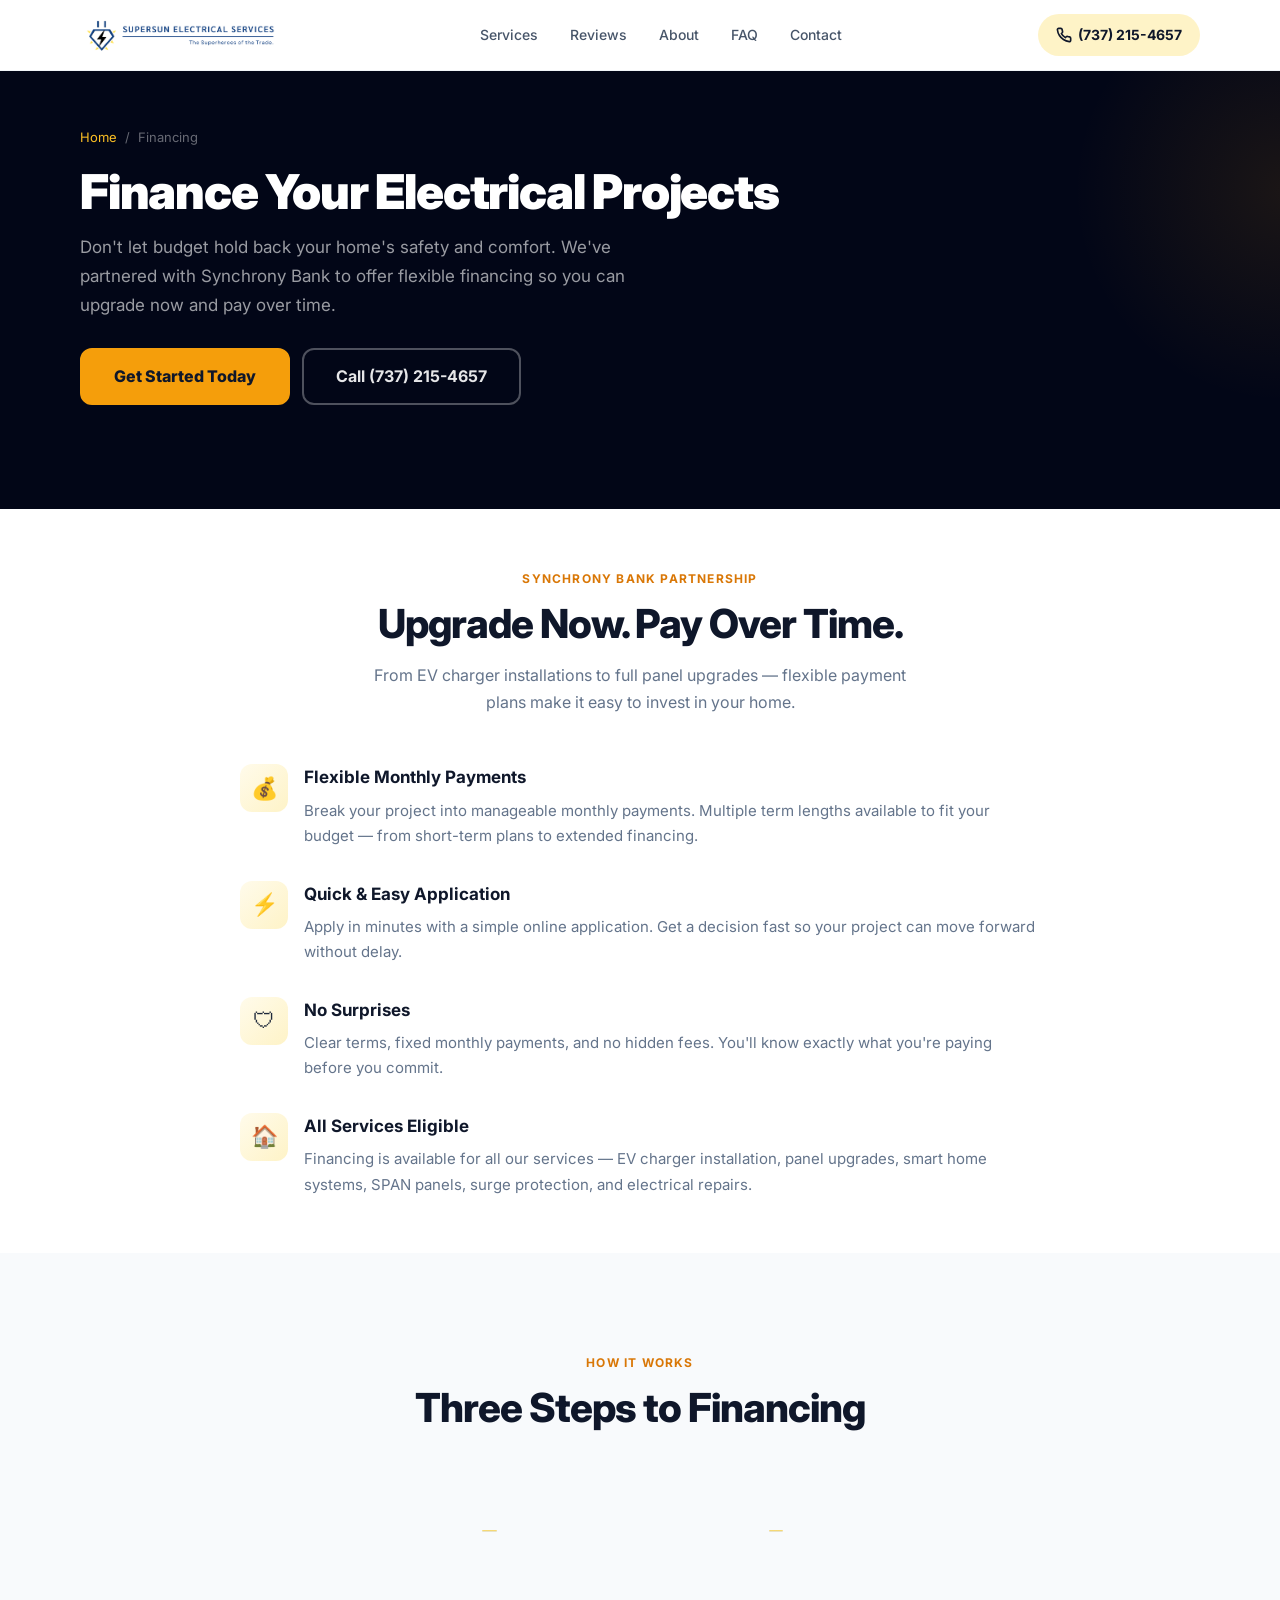
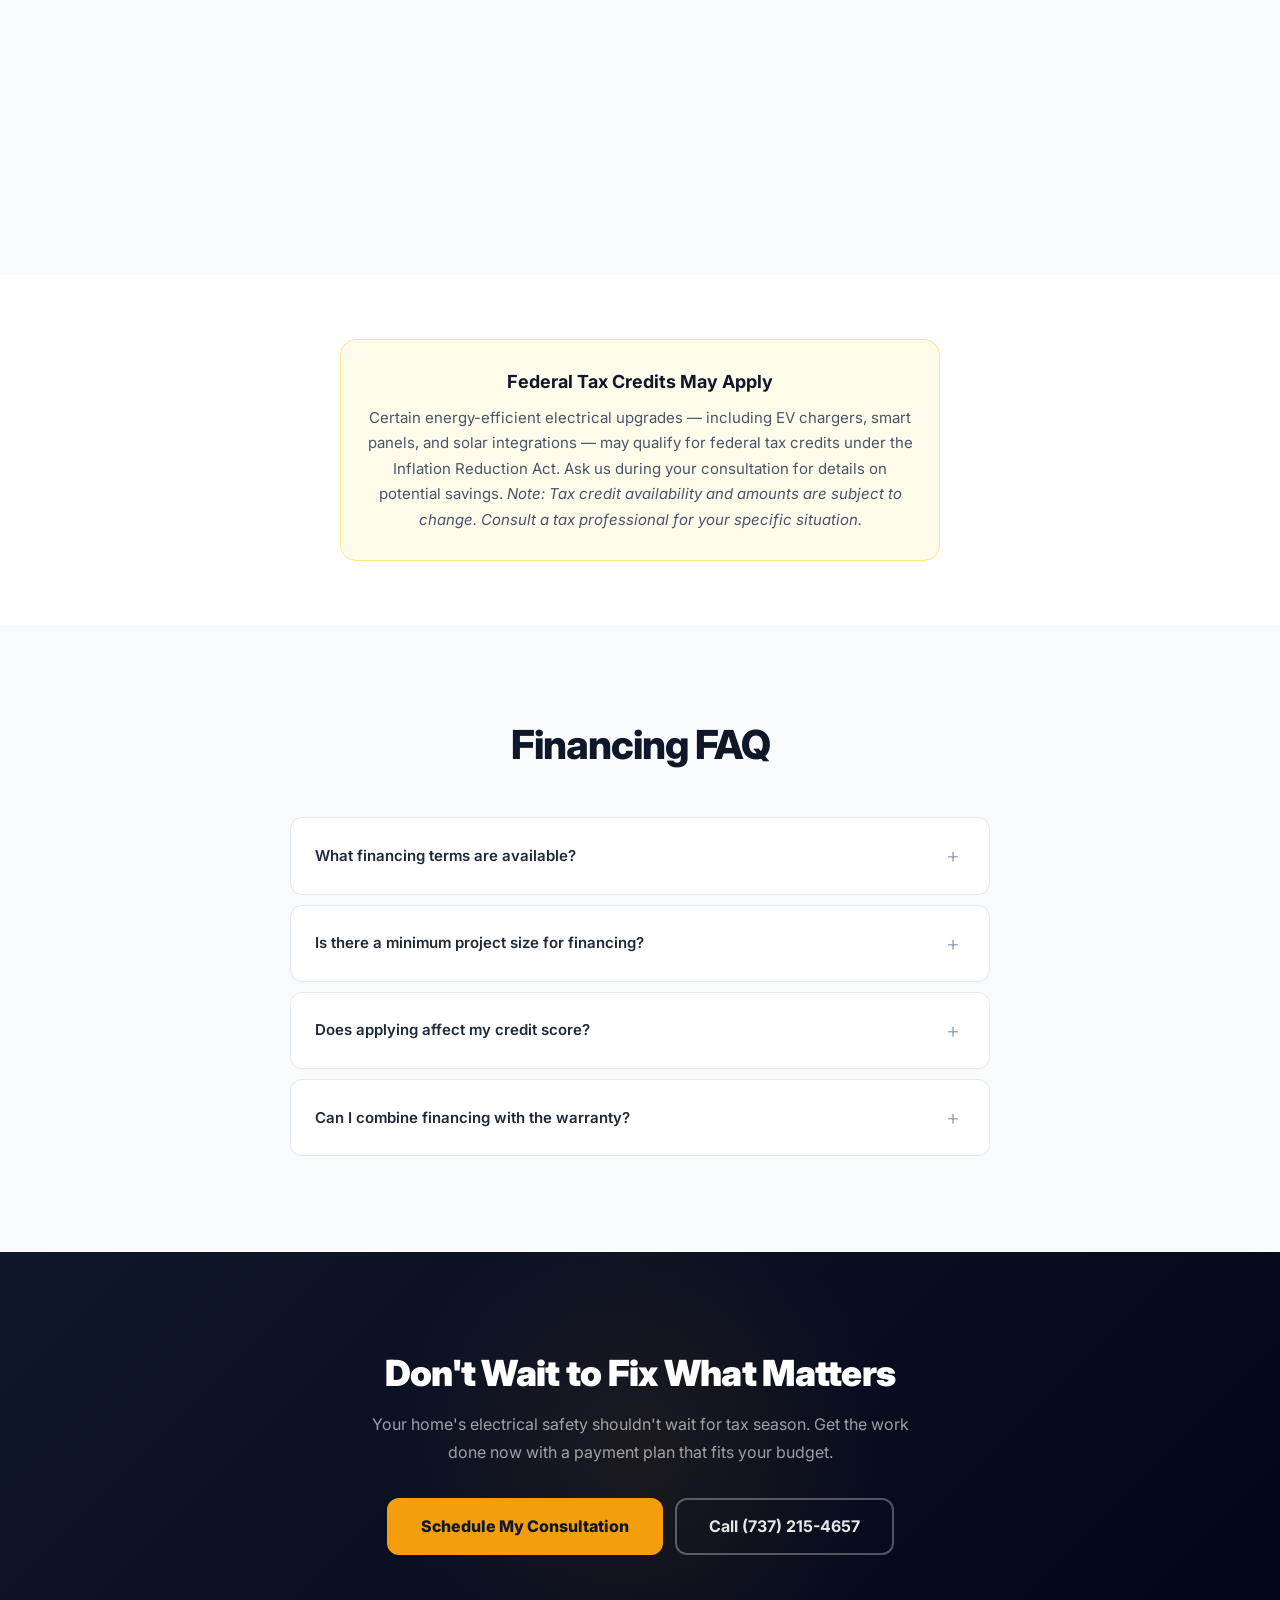
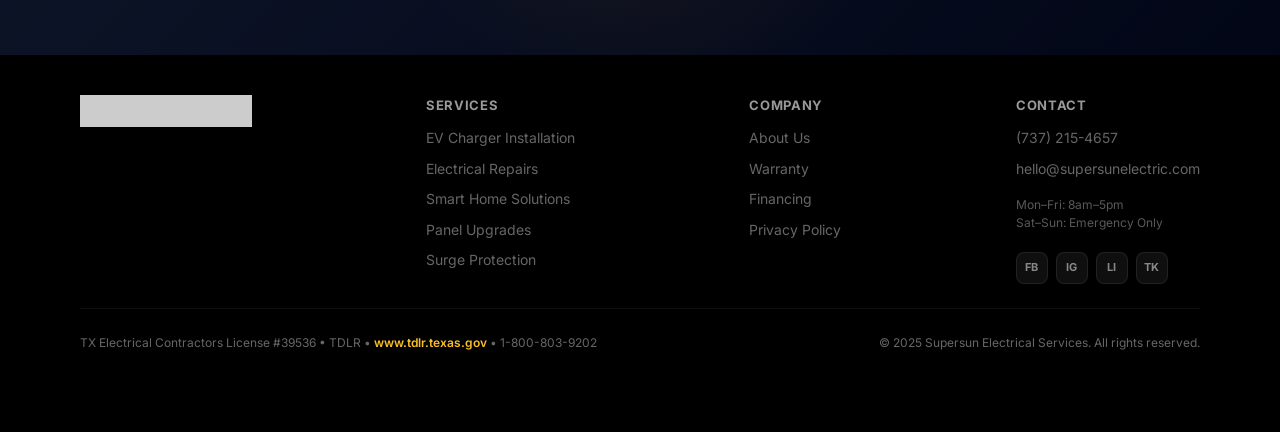
<file: financing/index.html>
<!DOCTYPE html>
<html lang="en">
<head>
  <meta charset="UTF-8">
  <meta name="viewport" content="width=device-width, initial-scale=1.0">
  <title>Financing | Supersun Electrical Services</title>
  <meta name="description" content="Finance your electrical projects with Supersun Electrical Services. Flexible payment plans through Synchrony Bank. EV chargers, panel upgrades, smart home — upgrade now, pay over time.">
  <link rel="canonical" href="https://papasartcave.com/financing/">
  <link rel="preconnect" href="https://fonts.googleapis.com">
  <link rel="preconnect" href="https://fonts.gstatic.com" crossorigin>
  <link href="https://fonts.googleapis.com/css2?family=Inter:wght@400;500;600;700;800;900&display=swap" rel="stylesheet">
  <link rel="stylesheet" href="../styles.css">
</head>
<body>

  <div class="sticky-cta" id="stickyCta">
    <a href="tel:+17372154657" class="sticky-cta__call"><svg width="18" height="18" viewBox="0 0 24 24" fill="none" stroke="currentColor" stroke-width="2.5" stroke-linecap="round" stroke-linejoin="round"><path d="M22 16.92v3a2 2 0 01-2.18 2 19.79 19.79 0 01-8.63-3.07 19.5 19.5 0 01-6-6 19.79 19.79 0 01-3.07-8.67A2 2 0 014.11 2h3a2 2 0 012 1.72 12.84 12.84 0 00.7 2.81 2 2 0 01-.45 2.11L8.09 9.91a16 16 0 006 6l1.27-1.27a2 2 0 012.11-.45 12.84 12.84 0 002.81.7A2 2 0 0122 16.92z"/></svg> Call Now</a>
    <a href="/#contact" class="sticky-cta__quote">Get Free Quote</a>
  </div>

  <header class="header" id="header">
    <div class="container">
      <div class="header__inner">
        <a href="/" class="header__brand"><img src="/logo.webp" alt="Supersun Electrical Services" class="header__logo-img"></a>
        <nav class="nav">
          <a href="/#services" class="nav__link">Services</a>
          <a href="/#reviews" class="nav__link">Reviews</a>
          <a href="/about/" class="nav__link">About</a>
          <a href="/#faq" class="nav__link">FAQ</a>
          <a href="/#contact" class="nav__link">Contact</a>
        </nav>
        <div class="header__cta"><a href="tel:+17372154657" class="header__phone-btn"><svg width="16" height="16" viewBox="0 0 24 24" fill="none" stroke="currentColor" stroke-width="2.5" stroke-linecap="round" stroke-linejoin="round"><path d="M22 16.92v3a2 2 0 01-2.18 2 19.79 19.79 0 01-8.63-3.07 19.5 19.5 0 01-6-6 19.79 19.79 0 01-3.07-8.67A2 2 0 014.11 2h3a2 2 0 012 1.72 12.84 12.84 0 00.7 2.81 2 2 0 01-.45 2.11L8.09 9.91a16 16 0 006 6l1.27-1.27a2 2 0 012.11-.45 12.84 12.84 0 002.81.7A2 2 0 0122 16.92z"/></svg><span>(737) 215-4657</span></a></div>
        <button class="menu-toggle" id="menuToggle" aria-label="Open menu"><span class="menu-toggle__bar"></span></button>
      </div>
    </div>
  </header>

  <div class="mobile-menu" id="mobileMenu">
    <div class="mobile-menu__panel">
      <a href="/#services" class="mobile-menu__link">Services</a>
      <a href="/about/" class="mobile-menu__link">About</a>
      <a href="/#reviews" class="mobile-menu__link">Reviews</a>
      <a href="/warranty/" class="mobile-menu__link">Warranty</a>
      <a href="/financing/" class="mobile-menu__link">Financing</a>
      <a href="/#contact" class="mobile-menu__link">Contact</a>
      <div class="mobile-menu__cta">
        <a href="/#contact" class="btn btn--primary btn--full">Schedule Consultation</a>
        <a href="tel:+17372154657" class="btn btn--outline btn--full">Call (737) 215-4657</a>
      </div>
    </div>
  </div>

  <section class="page-hero">
    <div class="container">
      <div class="page-hero__breadcrumb"><a href="/">Home</a> / <span>Financing</span></div>
      <h1 class="page-hero__title">Finance Your Electrical Projects</h1>
      <p class="page-hero__subtitle">Don't let budget hold back your home's safety and comfort. We've partnered with Synchrony Bank to offer flexible financing so you can upgrade now and pay over time.</p>
      <div class="hero__ctas">
        <a href="/#contact" class="btn btn--primary btn--lg">Get Started Today</a>
        <a href="tel:+17372154657" class="btn btn--outline-light btn--lg">Call (737) 215-4657</a>
      </div>
    </div>
  </section>

  <section class="service-content">
    <div class="container">
      <div class="section__header">
        <span class="section__label">Synchrony Bank Partnership</span>
        <h2 class="section__title">Upgrade Now. Pay Over Time.</h2>
        <p class="section__subtitle">From EV charger installations to full panel upgrades — flexible payment plans make it easy to invest in your home.</p>
      </div>
      <div class="service-content__grid">
        <div class="benefit-card">
          <div class="benefit-card__icon">&#128176;</div>
          <div class="benefit-card__content">
            <h3>Flexible Monthly Payments</h3>
            <p>Break your project into manageable monthly payments. Multiple term lengths available to fit your budget — from short-term plans to extended financing.</p>
          </div>
        </div>
        <div class="benefit-card">
          <div class="benefit-card__icon">&#9889;</div>
          <div class="benefit-card__content">
            <h3>Quick &amp; Easy Application</h3>
            <p>Apply in minutes with a simple online application. Get a decision fast so your project can move forward without delay.</p>
          </div>
        </div>
        <div class="benefit-card">
          <div class="benefit-card__icon">&#128737;</div>
          <div class="benefit-card__content">
            <h3>No Surprises</h3>
            <p>Clear terms, fixed monthly payments, and no hidden fees. You'll know exactly what you're paying before you commit.</p>
          </div>
        </div>
        <div class="benefit-card">
          <div class="benefit-card__icon">&#127968;</div>
          <div class="benefit-card__content">
            <h3>All Services Eligible</h3>
            <p>Financing is available for all our services — EV charger installation, panel upgrades, smart home systems, SPAN panels, surge protection, and electrical repairs.</p>
          </div>
        </div>
      </div>
    </div>
  </section>

  <section class="process" style="background: var(--slate-50);">
    <div class="container">
      <div class="section__header">
        <span class="section__label">How It Works</span>
        <h2 class="section__title">Three Steps to Financing</h2>
      </div>
      <div class="process__steps">
        <div class="step">
          <div class="step__number">1</div>
          <h3 class="step__title">Schedule Your Consultation</h3>
          <p class="step__desc">Book your consultation with Supersun. We'll evaluate your project and provide a transparent, detailed quote.</p>
        </div>
        <div class="step__connector"></div>
        <div class="step">
          <div class="step__number">2</div>
          <h3 class="step__title">Apply for Financing</h3>
          <p class="step__desc">Complete the Synchrony Bank application — it takes just minutes. Choose the payment plan that works best for your budget.</p>
        </div>
        <div class="step__connector"></div>
        <div class="step">
          <div class="step__number">3</div>
          <h3 class="step__title">Get Your Project Done</h3>
          <p class="step__desc">Once approved, we schedule and complete your project. You enjoy the upgrade while paying comfortably over time.</p>
        </div>
      </div>
    </div>
  </section>

  <section style="padding: 64px 0;">
    <div class="container">
      <div class="pricing-note">
        <h3>Federal Tax Credits May Apply</h3>
        <p>Certain energy-efficient electrical upgrades — including EV chargers, smart panels, and solar integrations — may qualify for federal tax credits under the Inflation Reduction Act. Ask us during your consultation for details on potential savings. <em>Note: Tax credit availability and amounts are subject to change. Consult a tax professional for your specific situation.</em></p>
      </div>
    </div>
  </section>

  <section class="faq" style="background: var(--slate-50);">
    <div class="container">
      <div class="section__header"><h2 class="section__title">Financing FAQ</h2></div>
      <div class="faq__list">
        <details class="faq__item">
          <summary class="faq__question">What financing terms are available?</summary>
          <p class="faq__answer">Synchrony Bank offers multiple financing options with various term lengths and promotional rates. Specific terms and rates depend on the approved credit amount and selected plan. We'll walk you through all available options during your consultation.</p>
        </details>
        <details class="faq__item">
          <summary class="faq__question">Is there a minimum project size for financing?</summary>
          <p class="faq__answer">Financing is available for most project sizes. Whether it's a single EV charger installation or a full panel upgrade with smart home integration, we can help you find a payment plan that works.</p>
        </details>
        <details class="faq__item">
          <summary class="faq__question">Does applying affect my credit score?</summary>
          <p class="faq__answer">The initial application may involve a credit inquiry. For specific details on how the application process works, we recommend discussing directly with Synchrony Bank during the application.</p>
        </details>
        <details class="faq__item">
          <summary class="faq__question">Can I combine financing with the warranty?</summary>
          <p class="faq__answer">Absolutely. All financed projects receive the same lifetime labor warranty on original installation as any other Supersun project. Financing doesn't change our commitment to quality.</p>
        </details>
      </div>
    </div>
  </section>

  <section class="final-cta">
    <div class="container">
      <div class="final-cta__content">
        <h2 class="final-cta__title">Don't Wait to Fix What Matters</h2>
        <p class="final-cta__subtitle">Your home's electrical safety shouldn't wait for tax season. Get the work done now with a payment plan that fits your budget.</p>
        <div class="final-cta__buttons">
          <a href="/#contact" class="btn btn--primary btn--lg">Schedule My Consultation</a>
          <a href="tel:+17372154657" class="btn btn--outline-light btn--lg">Call (737) 215-4657</a>
        </div>
      </div>
    </div>
  </section>

  <footer class="footer">
    <div class="container">
      <div class="footer__inner">
        <div class="footer__top">
          <div><div class="footer__brand"><img src="/logo.webp" alt="Supersun Electrical Services" class="footer__logo-img"></div></div>
          <div class="footer__links"><span class="footer__links-title">Services</span><a href="/ev-charger-installation/" class="footer__link">EV Charger Installation</a><a href="/electrical-repairs/" class="footer__link">Electrical Repairs</a><a href="/smart-home-solutions/" class="footer__link">Smart Home Solutions</a><a href="/panel-upgrades/" class="footer__link">Panel Upgrades</a><a href="/surge-protection/" class="footer__link">Surge Protection</a></div>
          <div class="footer__links"><span class="footer__links-title">Company</span><a href="/about/" class="footer__link">About Us</a><a href="/warranty/" class="footer__link">Warranty</a><a href="/financing/" class="footer__link">Financing</a><a href="/privacy-policy/" class="footer__link">Privacy Policy</a></div>
          <div class="footer__links"><span class="footer__links-title">Contact</span><a href="tel:+17372154657" class="footer__link">(737) 215-4657</a><a href="mailto:hello@supersunelectric.com" class="footer__link">hello@supersunelectric.com</a><p class="footer__hours">Mon–Fri: 8am–5pm<br>Sat–Sun: Emergency Only</p><div class="footer__social"><a href="https://facebook.com" class="footer__social-link" aria-label="Facebook">FB</a><a href="https://instagram.com" class="footer__social-link" aria-label="Instagram">IG</a><a href="https://linkedin.com" class="footer__social-link" aria-label="LinkedIn">LI</a><a href="https://tiktok.com" class="footer__social-link" aria-label="TikTok">TK</a></div></div>
        </div>
        <div class="footer__bottom">
          <p>TX Electrical Contractors License #39536 &bull; TDLR &bull; <a href="https://www.tdlr.texas.gov" target="_blank" rel="noopener">www.tdlr.texas.gov</a> &bull; 1-800-803-9202</p>
          <p>&copy; 2025 Supersun Electrical Services. All rights reserved.</p>
        </div>
      </div>
    </div>
  </footer>

  <script>
    const stickyCta=document.getElementById('stickyCta'),pageHero=document.querySelector('.page-hero');if(stickyCta&&pageHero){new IntersectionObserver(([e])=>stickyCta.classList.toggle('sticky-cta--visible',!e.isIntersecting),{threshold:.1}).observe(pageHero)}const header=document.getElementById('header');window.addEventListener('scroll',()=>header.classList.toggle('header--scrolled',window.scrollY>10),{passive:!0});const menuToggle=document.getElementById('menuToggle'),mobileMenu=document.getElementById('mobileMenu');menuToggle.addEventListener('click',()=>{mobileMenu.classList.toggle('mobile-menu--open');menuToggle.classList.toggle('menu-toggle--active');document.body.style.overflow=mobileMenu.classList.contains('mobile-menu--open')?'hidden':''});mobileMenu.addEventListener('click',e=>{if(e.target===mobileMenu){mobileMenu.classList.remove('mobile-menu--open');menuToggle.classList.remove('menu-toggle--active');document.body.style.overflow=''}});
  </script>
</body>
</html>
</file>
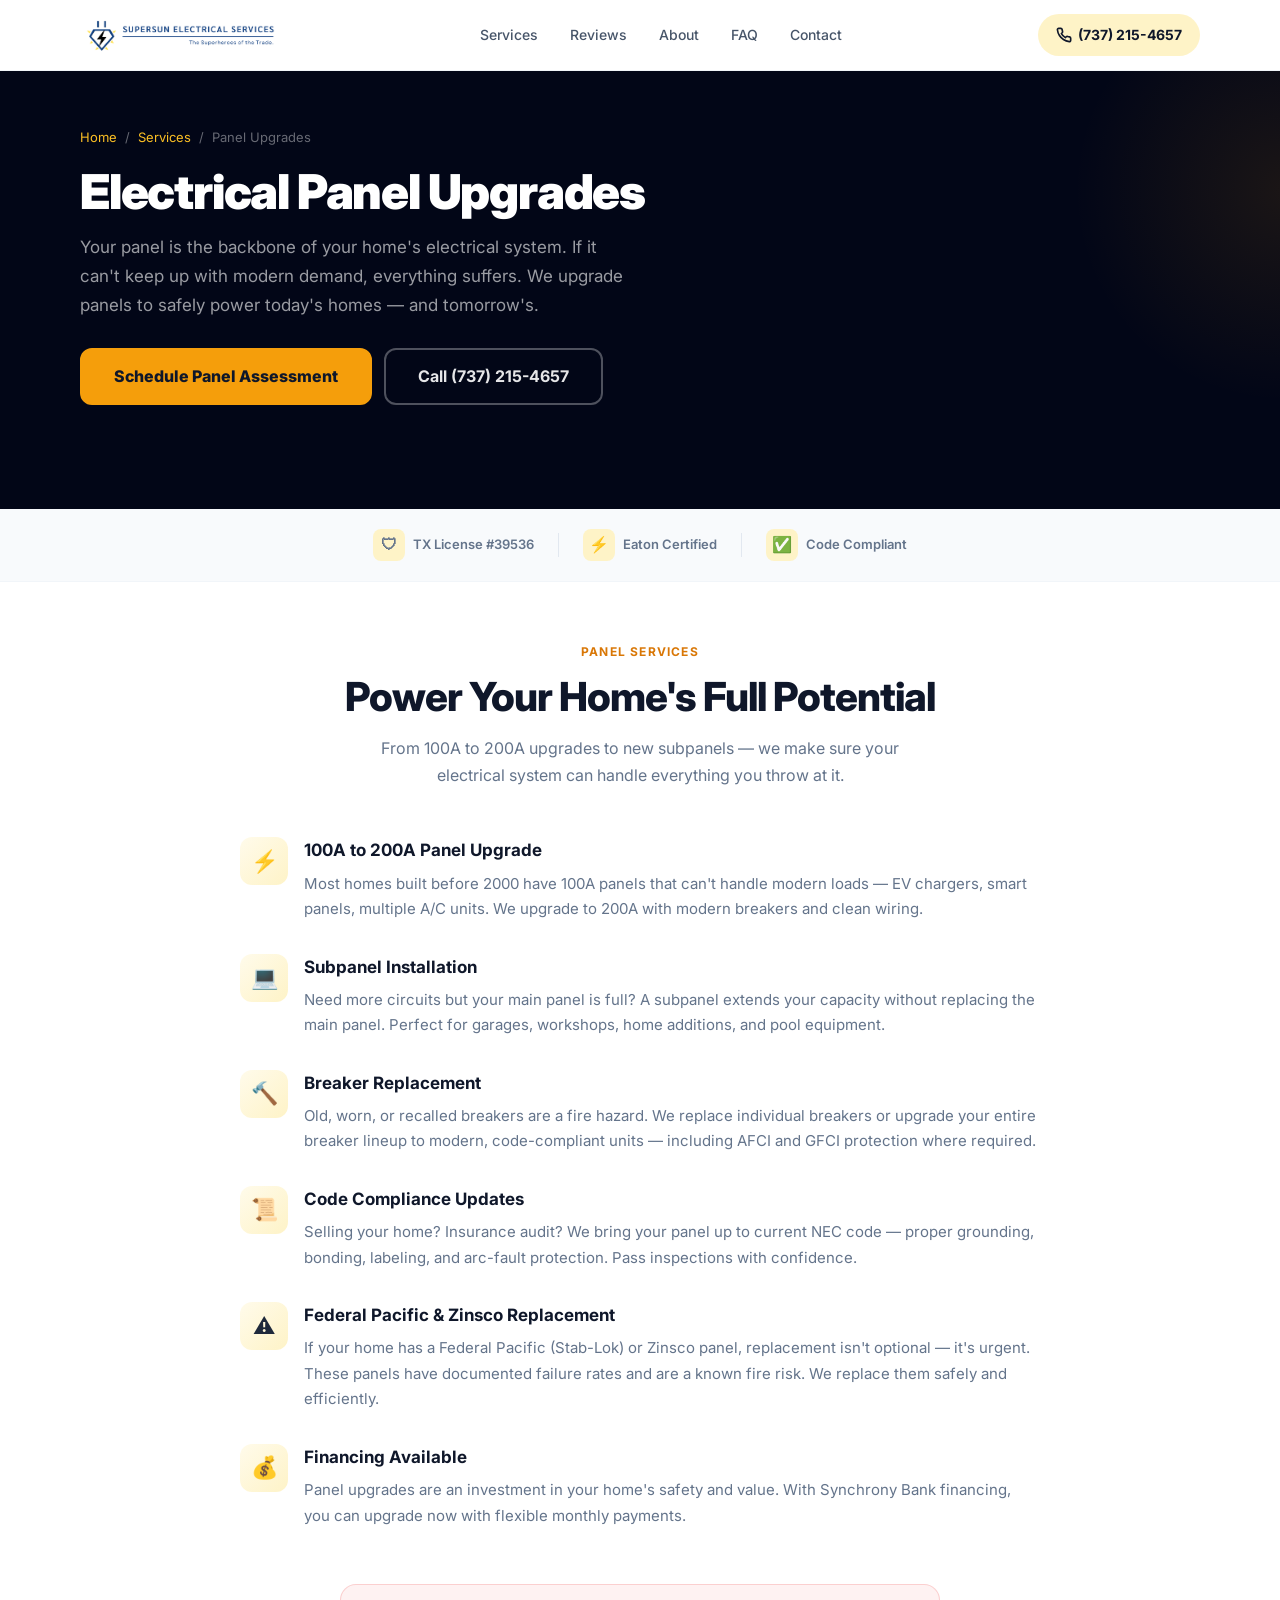
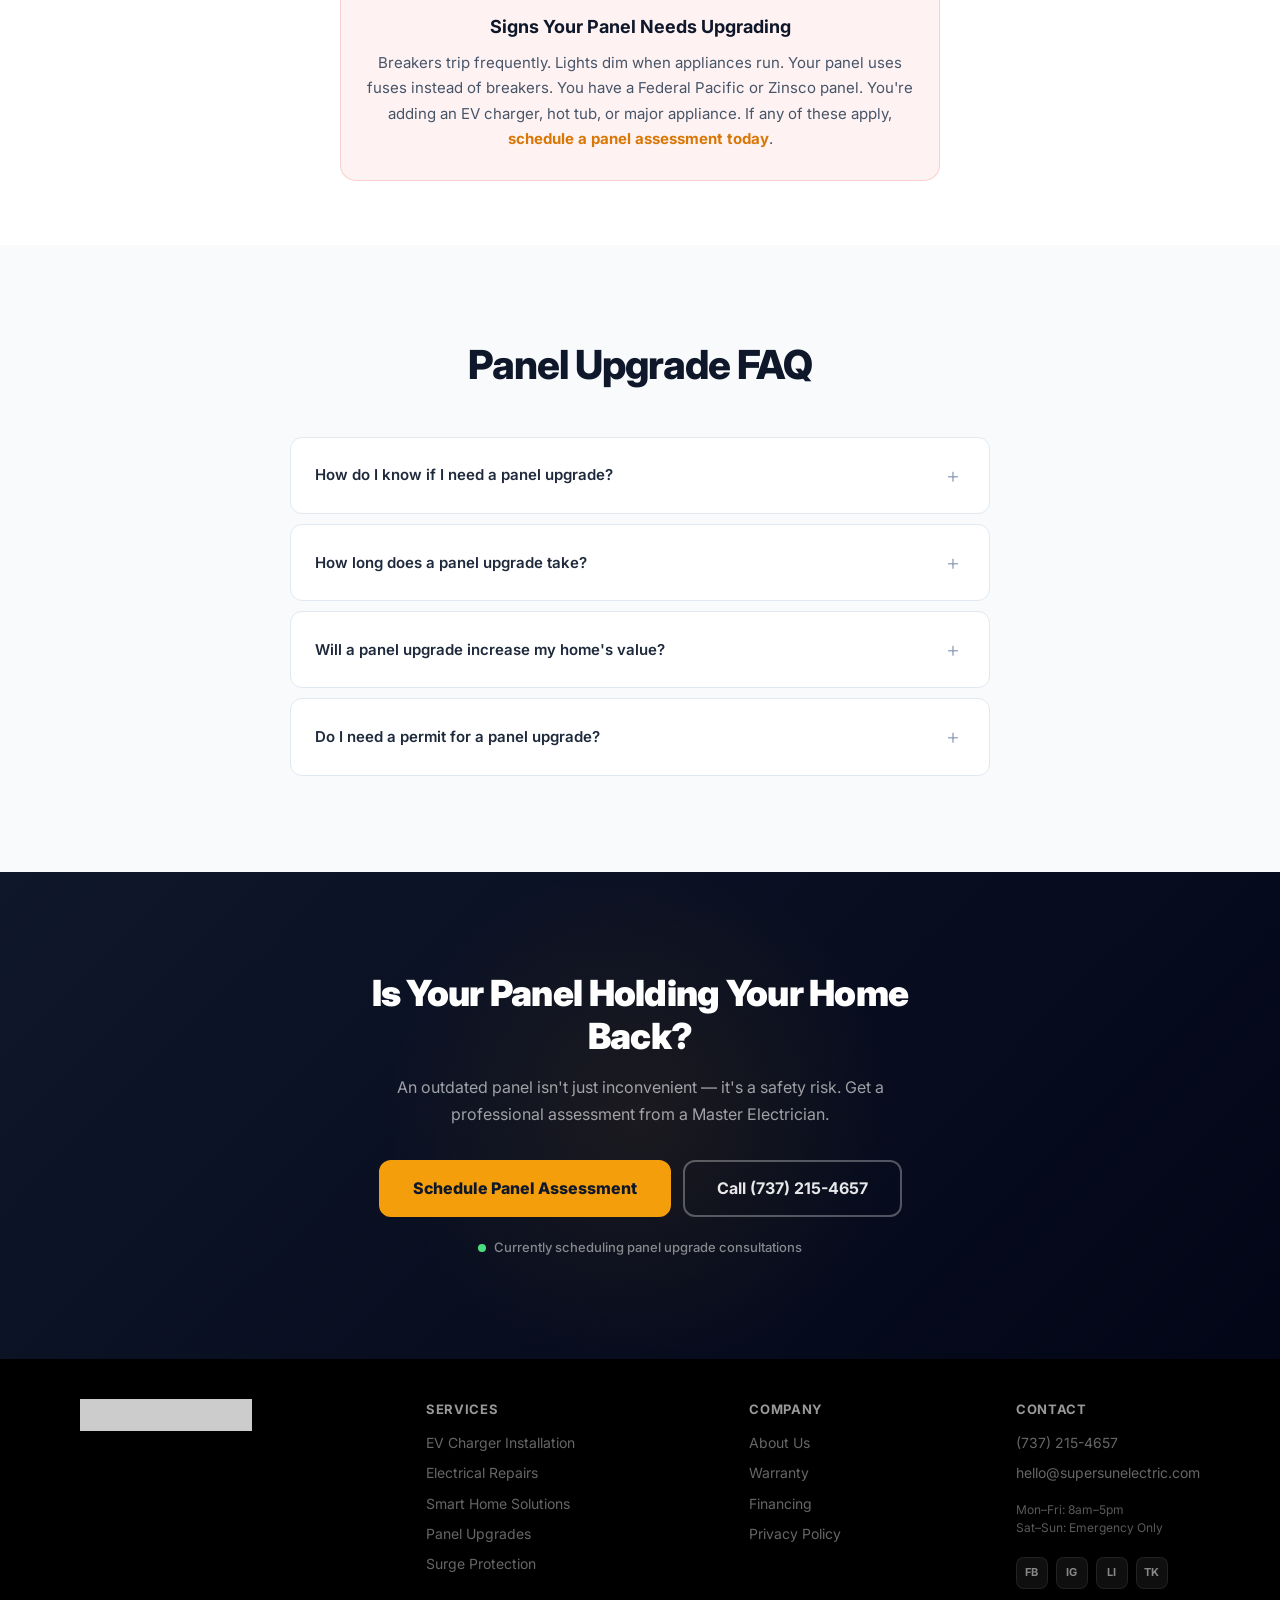
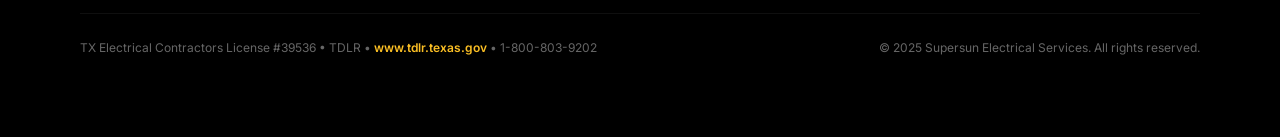
<file: panel-upgrades/index.html>
<!DOCTYPE html>
<html lang="en">
<head>
  <meta charset="UTF-8">
  <meta name="viewport" content="width=device-width, initial-scale=1.0">
  <title>Panel Upgrades | Supersun Electrical Services | Round Rock &amp; North Austin TX</title>
  <meta name="description" content="Electrical panel upgrades in Round Rock, Cedar Park & North Austin. 100A to 200A upgrades, subpanel installation, code compliance. Licensed Master Electrician. Call (737) 215-4657.">
  <link rel="canonical" href="https://papasartcave.com/panel-upgrades/">
  <link rel="preconnect" href="https://fonts.googleapis.com">
  <link rel="preconnect" href="https://fonts.gstatic.com" crossorigin>
  <link href="https://fonts.googleapis.com/css2?family=Inter:wght@400;500;600;700;800;900&display=swap" rel="stylesheet">
  <link rel="stylesheet" href="../styles.css">
</head>
<body>

  <div class="sticky-cta" id="stickyCta">
    <a href="tel:+17372154657" class="sticky-cta__call"><svg width="18" height="18" viewBox="0 0 24 24" fill="none" stroke="currentColor" stroke-width="2.5" stroke-linecap="round" stroke-linejoin="round"><path d="M22 16.92v3a2 2 0 01-2.18 2 19.79 19.79 0 01-8.63-3.07 19.5 19.5 0 01-6-6 19.79 19.79 0 01-3.07-8.67A2 2 0 014.11 2h3a2 2 0 012 1.72 12.84 12.84 0 00.7 2.81 2 2 0 01-.45 2.11L8.09 9.91a16 16 0 006 6l1.27-1.27a2 2 0 012.11-.45 12.84 12.84 0 002.81.7A2 2 0 0122 16.92z"/></svg> Call Now</a>
    <a href="/#contact" class="sticky-cta__quote">Get Free Quote</a>
  </div>

  <header class="header" id="header">
    <div class="container">
      <div class="header__inner">
        <a href="/" class="header__brand">
          <img src="/logo.webp" alt="Supersun Electrical Services" class="header__logo-img">
        </a>
        <nav class="nav">
          <a href="/#services" class="nav__link">Services</a>
          <a href="/#reviews" class="nav__link">Reviews</a>
          <a href="/about/" class="nav__link">About</a>
          <a href="/#faq" class="nav__link">FAQ</a>
          <a href="/#contact" class="nav__link">Contact</a>
        </nav>
        <div class="header__cta">
          <a href="tel:+17372154657" class="header__phone-btn"><svg width="16" height="16" viewBox="0 0 24 24" fill="none" stroke="currentColor" stroke-width="2.5" stroke-linecap="round" stroke-linejoin="round"><path d="M22 16.92v3a2 2 0 01-2.18 2 19.79 19.79 0 01-8.63-3.07 19.5 19.5 0 01-6-6 19.79 19.79 0 01-3.07-8.67A2 2 0 014.11 2h3a2 2 0 012 1.72 12.84 12.84 0 00.7 2.81 2 2 0 01-.45 2.11L8.09 9.91a16 16 0 006 6l1.27-1.27a2 2 0 012.11-.45 12.84 12.84 0 002.81.7A2 2 0 0122 16.92z"/></svg><span>(737) 215-4657</span></a>
        </div>
        <button class="menu-toggle" id="menuToggle" aria-label="Open menu"><span class="menu-toggle__bar"></span></button>
      </div>
    </div>
  </header>

  <div class="mobile-menu" id="mobileMenu">
    <div class="mobile-menu__panel">
      <a href="/#services" class="mobile-menu__link">Services</a>
      <a href="/about/" class="mobile-menu__link">About</a>
      <a href="/#reviews" class="mobile-menu__link">Reviews</a>
      <a href="/#contact" class="mobile-menu__link">Contact</a>
      <a href="/warranty/" class="mobile-menu__link">Warranty</a>
      <a href="/financing/" class="mobile-menu__link">Financing</a>
      <div class="mobile-menu__cta">
        <a href="/#contact" class="btn btn--primary btn--full">Schedule Consultation</a>
        <a href="tel:+17372154657" class="btn btn--outline btn--full">Call (737) 215-4657</a>
      </div>
    </div>
  </div>

  <section class="page-hero">
    <div class="container">
      <div class="page-hero__breadcrumb">
        <a href="/">Home</a> / <a href="/#services">Services</a> / <span>Panel Upgrades</span>
      </div>
      <h1 class="page-hero__title">Electrical Panel Upgrades</h1>
      <p class="page-hero__subtitle">Your panel is the backbone of your home's electrical system. If it can't keep up with modern demand, everything suffers. We upgrade panels to safely power today's homes — and tomorrow's.</p>
      <div class="hero__ctas">
        <a href="/#contact" class="btn btn--primary btn--lg">Schedule Panel Assessment</a>
        <a href="tel:+17372154657" class="btn btn--outline-light btn--lg">Call (737) 215-4657</a>
      </div>
    </div>
  </section>

  <div class="trust-bar">
    <div class="container">
      <div class="trust-bar__inner">
        <div class="trust-bar__item"><div class="trust-bar__icon">&#128737;</div> TX License #39536</div>
        <div class="trust-bar__divider"></div>
        <div class="trust-bar__item"><div class="trust-bar__icon">&#9889;</div> Eaton Certified</div>
        <div class="trust-bar__divider"></div>
        <div class="trust-bar__item"><div class="trust-bar__icon">&#9989;</div> Code Compliant</div>
      </div>
    </div>
  </div>

  <section class="service-content">
    <div class="container">
      <div class="section__header">
        <span class="section__label">Panel Services</span>
        <h2 class="section__title">Power Your Home's Full Potential</h2>
        <p class="section__subtitle">From 100A to 200A upgrades to new subpanels — we make sure your electrical system can handle everything you throw at it.</p>
      </div>
      <div class="service-content__grid">
        <div class="benefit-card">
          <div class="benefit-card__icon">&#9889;</div>
          <div class="benefit-card__content">
            <h3>100A to 200A Panel Upgrade</h3>
            <p>Most homes built before 2000 have 100A panels that can't handle modern loads — EV chargers, smart panels, multiple A/C units. We upgrade to 200A with modern breakers and clean wiring.</p>
          </div>
        </div>
        <div class="benefit-card">
          <div class="benefit-card__icon">&#128187;</div>
          <div class="benefit-card__content">
            <h3>Subpanel Installation</h3>
            <p>Need more circuits but your main panel is full? A subpanel extends your capacity without replacing the main panel. Perfect for garages, workshops, home additions, and pool equipment.</p>
          </div>
        </div>
        <div class="benefit-card">
          <div class="benefit-card__icon">&#128296;</div>
          <div class="benefit-card__content">
            <h3>Breaker Replacement</h3>
            <p>Old, worn, or recalled breakers are a fire hazard. We replace individual breakers or upgrade your entire breaker lineup to modern, code-compliant units — including AFCI and GFCI protection where required.</p>
          </div>
        </div>
        <div class="benefit-card">
          <div class="benefit-card__icon">&#128220;</div>
          <div class="benefit-card__content">
            <h3>Code Compliance Updates</h3>
            <p>Selling your home? Insurance audit? We bring your panel up to current NEC code — proper grounding, bonding, labeling, and arc-fault protection. Pass inspections with confidence.</p>
          </div>
        </div>
        <div class="benefit-card">
          <div class="benefit-card__icon">&#9888;</div>
          <div class="benefit-card__content">
            <h3>Federal Pacific &amp; Zinsco Replacement</h3>
            <p>If your home has a Federal Pacific (Stab-Lok) or Zinsco panel, replacement isn't optional — it's urgent. These panels have documented failure rates and are a known fire risk. We replace them safely and efficiently.</p>
          </div>
        </div>
        <div class="benefit-card">
          <div class="benefit-card__icon">&#128176;</div>
          <div class="benefit-card__content">
            <h3>Financing Available</h3>
            <p>Panel upgrades are an investment in your home's safety and value. With Synchrony Bank financing, you can upgrade now with flexible monthly payments.</p>
          </div>
        </div>
      </div>
    </div>
  </section>

  <!-- Signs You Need an Upgrade -->
  <section style="padding: 0 0 64px;">
    <div class="container">
      <div class="pricing-note" style="background: #FEF2F2; border-color: rgba(239,68,68,0.2);">
        <h3>Signs Your Panel Needs Upgrading</h3>
        <p>Breakers trip frequently. Lights dim when appliances run. Your panel uses fuses instead of breakers. You have a Federal Pacific or Zinsco panel. You're adding an EV charger, hot tub, or major appliance. If any of these apply, <a href="/#contact" style="color: var(--amber-600); font-weight: 700;">schedule a panel assessment today</a>.</p>
      </div>
    </div>
  </section>

  <section class="faq">
    <div class="container">
      <div class="section__header"><h2 class="section__title">Panel Upgrade FAQ</h2></div>
      <div class="faq__list">
        <details class="faq__item">
          <summary class="faq__question">How do I know if I need a panel upgrade?</summary>
          <p class="faq__answer">Common signs include: breakers tripping frequently, lights dimming when appliances run, a fuse box instead of breakers, a panel under 200A, a Federal Pacific or Zinsco panel, or plans to add an EV charger, hot tub, or other high-draw appliance. Our consultation will give you a clear answer.</p>
        </details>
        <details class="faq__item">
          <summary class="faq__question">How long does a panel upgrade take?</summary>
          <p class="faq__answer">Most residential panel upgrades (100A to 200A) are completed in one day — typically 6-8 hours. Your power will be off during part of the upgrade, but we coordinate with your utility to minimize downtime and restore power as quickly as possible.</p>
        </details>
        <details class="faq__item">
          <summary class="faq__question">Will a panel upgrade increase my home's value?</summary>
          <p class="faq__answer">Yes. A modern 200A panel is a selling point for buyers, especially those with EVs or plans for home additions. It also resolves insurance issues — some insurers won't cover homes with outdated panels. It's one of the best electrical investments you can make.</p>
        </details>
        <details class="faq__item">
          <summary class="faq__question">Do I need a permit for a panel upgrade?</summary>
          <p class="faq__answer">Yes, panel upgrades require a permit and inspection in Texas. We handle all permitting and coordinate the city inspection as part of our service. Everything is done by the book — no shortcuts.</p>
        </details>
      </div>
    </div>
  </section>

  <section class="final-cta">
    <div class="container">
      <div class="final-cta__content">
        <h2 class="final-cta__title">Is Your Panel Holding Your Home Back?</h2>
        <p class="final-cta__subtitle">An outdated panel isn't just inconvenient — it's a safety risk. Get a professional assessment from a Master Electrician.</p>
        <div class="final-cta__buttons">
          <a href="/#contact" class="btn btn--primary btn--lg">Schedule Panel Assessment</a>
          <a href="tel:+17372154657" class="btn btn--outline-light btn--lg">Call (737) 215-4657</a>
        </div>
        <div class="final-cta__urgency"><span class="pulse"></span> Currently scheduling panel upgrade consultations</div>
      </div>
    </div>
  </section>

  <footer class="footer">
    <div class="container">
      <div class="footer__inner">
        <div class="footer__top">
          <div><div class="footer__brand"><img src="/logo.webp" alt="Supersun Electrical Services" class="footer__logo-img"></div></div>
          <div class="footer__links"><span class="footer__links-title">Services</span><a href="/ev-charger-installation/" class="footer__link">EV Charger Installation</a><a href="/electrical-repairs/" class="footer__link">Electrical Repairs</a><a href="/smart-home-solutions/" class="footer__link">Smart Home Solutions</a><a href="/panel-upgrades/" class="footer__link">Panel Upgrades</a><a href="/surge-protection/" class="footer__link">Surge Protection</a></div>
          <div class="footer__links"><span class="footer__links-title">Company</span><a href="/about/" class="footer__link">About Us</a><a href="/warranty/" class="footer__link">Warranty</a><a href="/financing/" class="footer__link">Financing</a><a href="/privacy-policy/" class="footer__link">Privacy Policy</a></div>
          <div class="footer__links"><span class="footer__links-title">Contact</span><a href="tel:+17372154657" class="footer__link">(737) 215-4657</a><a href="mailto:hello@supersunelectric.com" class="footer__link">hello@supersunelectric.com</a><p class="footer__hours">Mon–Fri: 8am–5pm<br>Sat–Sun: Emergency Only</p><div class="footer__social"><a href="https://facebook.com" class="footer__social-link" aria-label="Facebook">FB</a><a href="https://instagram.com" class="footer__social-link" aria-label="Instagram">IG</a><a href="https://linkedin.com" class="footer__social-link" aria-label="LinkedIn">LI</a><a href="https://tiktok.com" class="footer__social-link" aria-label="TikTok">TK</a></div></div>
        </div>
        <div class="footer__bottom">
          <p>TX Electrical Contractors License #39536 &bull; TDLR &bull; <a href="https://www.tdlr.texas.gov" target="_blank" rel="noopener">www.tdlr.texas.gov</a> &bull; 1-800-803-9202</p>
          <p>&copy; 2025 Supersun Electrical Services. All rights reserved.</p>
        </div>
      </div>
    </div>
  </footer>

  <script>
    const stickyCta = document.getElementById('stickyCta');
    const pageHero = document.querySelector('.page-hero');
    if (stickyCta && pageHero) { new IntersectionObserver(([e]) => stickyCta.classList.toggle('sticky-cta--visible', !e.isIntersecting), { threshold: 0.1 }).observe(pageHero); }
    const header = document.getElementById('header');
    window.addEventListener('scroll', () => header.classList.toggle('header--scrolled', window.scrollY > 10), { passive: true });
    const menuToggle = document.getElementById('menuToggle');
    const mobileMenu = document.getElementById('mobileMenu');
    menuToggle.addEventListener('click', () => { mobileMenu.classList.toggle('mobile-menu--open'); menuToggle.classList.toggle('menu-toggle--active'); document.body.style.overflow = mobileMenu.classList.contains('mobile-menu--open') ? 'hidden' : ''; });
    mobileMenu.addEventListener('click', (e) => { if (e.target === mobileMenu) { mobileMenu.classList.remove('mobile-menu--open'); menuToggle.classList.remove('menu-toggle--active'); document.body.style.overflow = ''; } });
  </script>
</body>
</html>
</file>
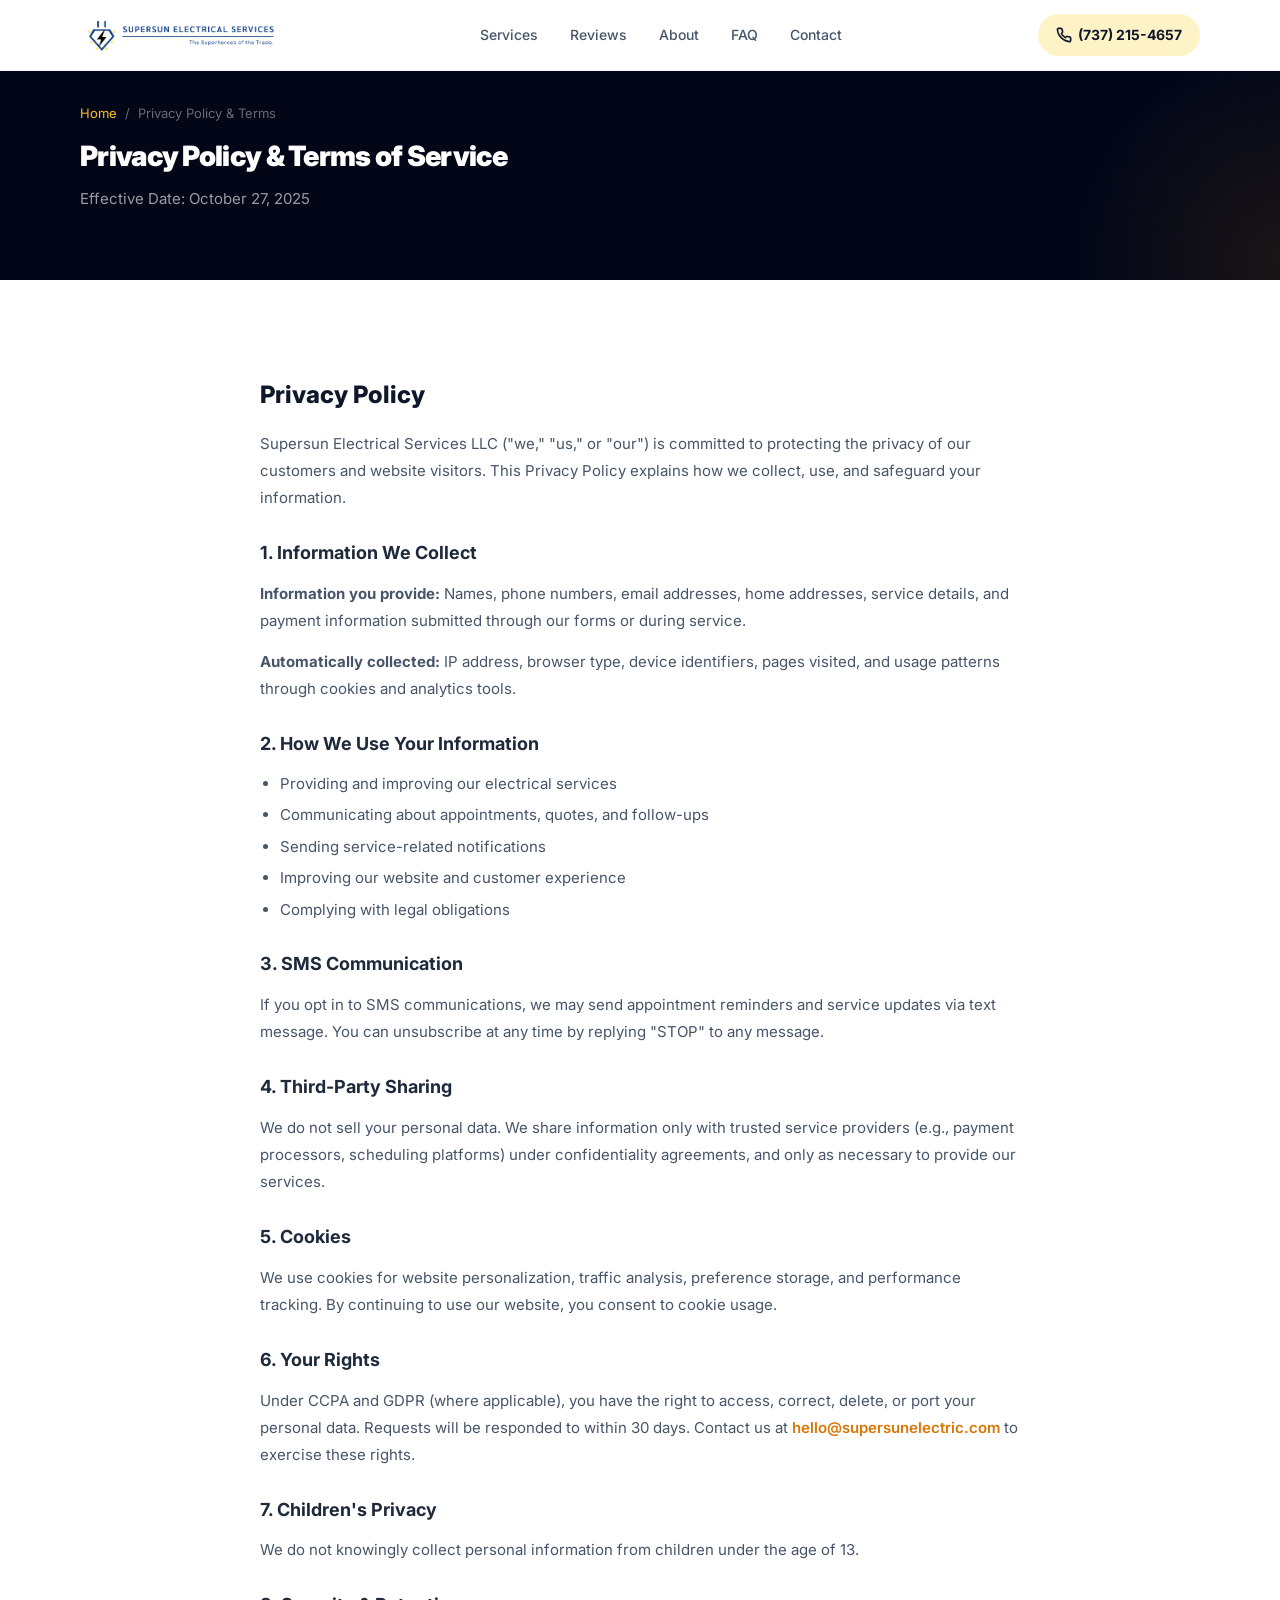
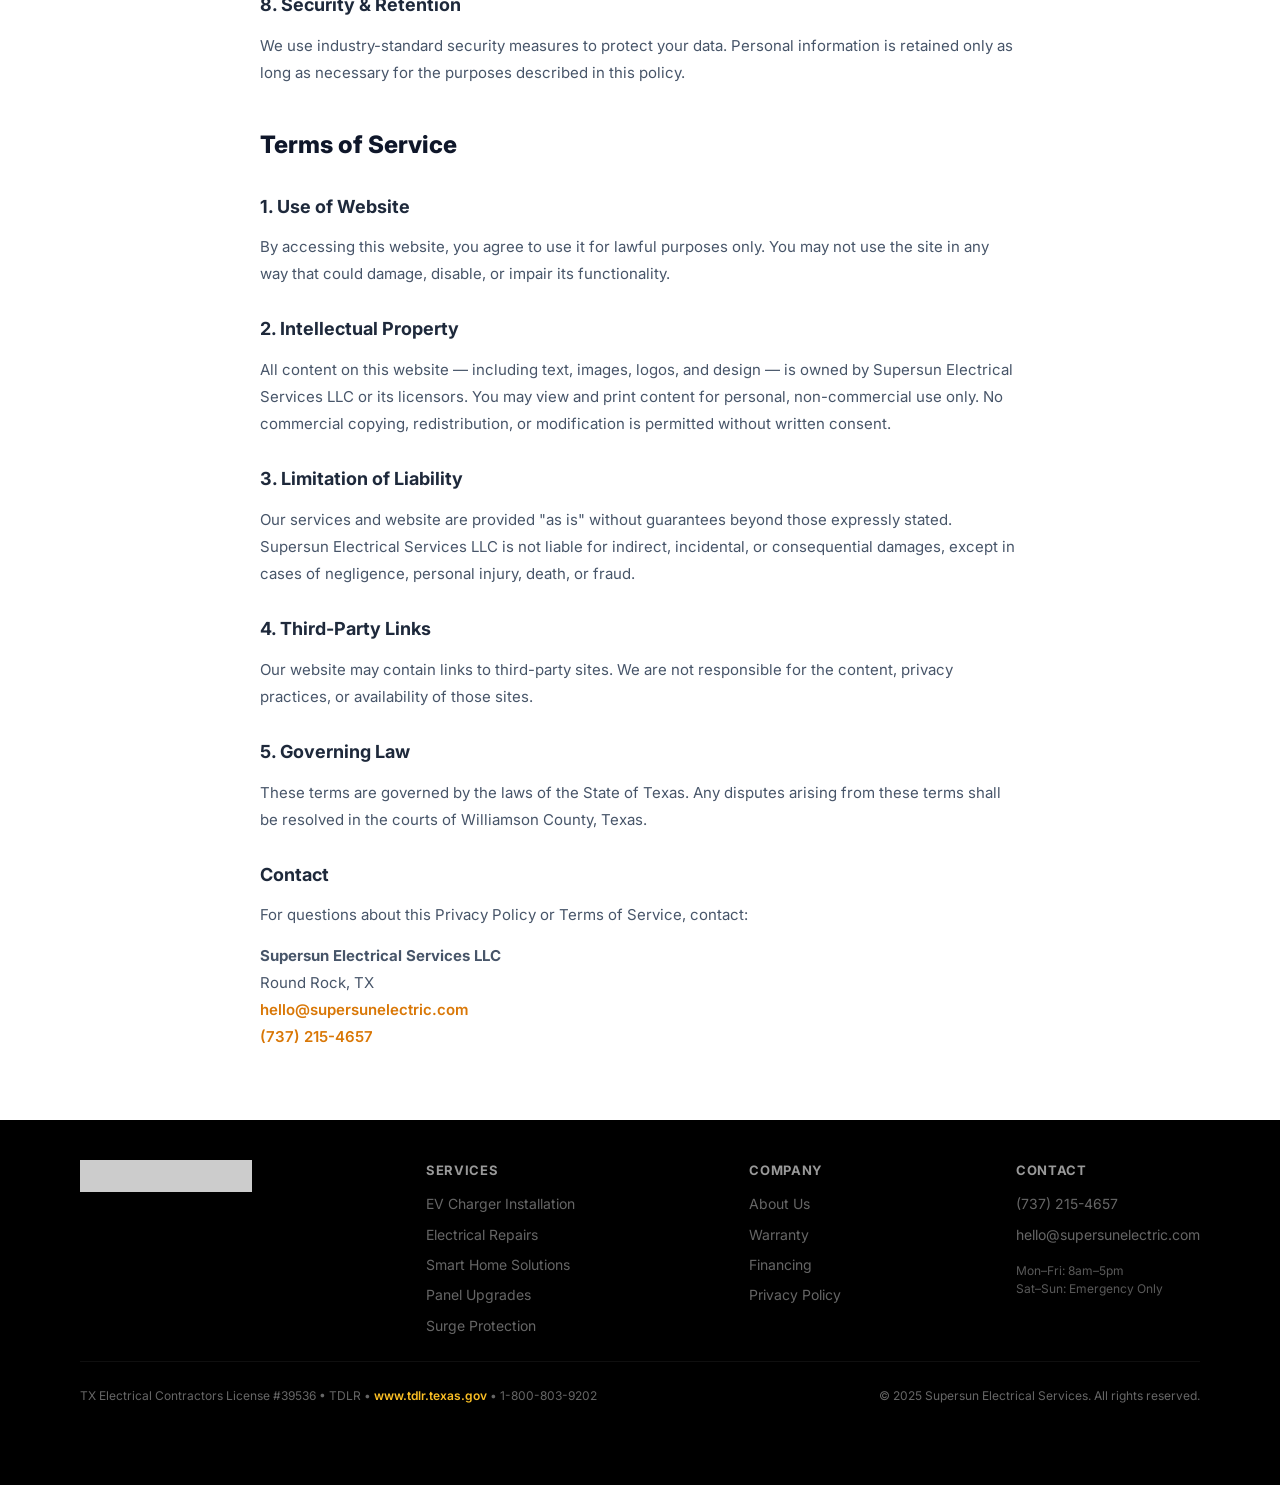
<file: privacy-policy/index.html>
<!DOCTYPE html>
<html lang="en">
<head>
  <meta charset="UTF-8">
  <meta name="viewport" content="width=device-width, initial-scale=1.0">
  <title>Privacy Policy &amp; Terms | Supersun Electrical Services</title>
  <meta name="description" content="Privacy Policy and Terms of Service for Supersun Electrical Services LLC.">
  <link rel="canonical" href="https://papasartcave.com/privacy-policy/">
  <link rel="preconnect" href="https://fonts.googleapis.com">
  <link rel="preconnect" href="https://fonts.gstatic.com" crossorigin>
  <link href="https://fonts.googleapis.com/css2?family=Inter:wght@400;500;600;700;800;900&display=swap" rel="stylesheet">
  <link rel="stylesheet" href="../styles.css">
  <style>
    .legal-content { max-width: 760px; margin: 0 auto; }
    .legal-content h2 { font-size: 24px; font-weight: 800; margin: 40px 0 16px; color: var(--slate-900); }
    .legal-content h3 { font-size: 18px; font-weight: 700; margin: 28px 0 12px; color: var(--slate-800); }
    .legal-content p { font-size: 15px; line-height: 1.8; color: var(--slate-600); margin-bottom: 14px; }
    .legal-content ul { margin: 0 0 16px 20px; }
    .legal-content li { font-size: 15px; line-height: 1.7; color: var(--slate-600); margin-bottom: 6px; }
    .legal-content a { color: var(--amber-600); font-weight: 600; }
  </style>
</head>
<body>

  <header class="header" id="header">
    <div class="container">
      <div class="header__inner">
        <a href="/" class="header__brand"><img src="/logo.webp" alt="Supersun Electrical Services" class="header__logo-img"></a>
        <nav class="nav">
          <a href="/#services" class="nav__link">Services</a>
          <a href="/#reviews" class="nav__link">Reviews</a>
          <a href="/about/" class="nav__link">About</a>
          <a href="/#faq" class="nav__link">FAQ</a>
          <a href="/#contact" class="nav__link">Contact</a>
        </nav>
        <div class="header__cta"><a href="tel:+17372154657" class="header__phone-btn"><svg width="16" height="16" viewBox="0 0 24 24" fill="none" stroke="currentColor" stroke-width="2.5" stroke-linecap="round" stroke-linejoin="round"><path d="M22 16.92v3a2 2 0 01-2.18 2 19.79 19.79 0 01-8.63-3.07 19.5 19.5 0 01-6-6 19.79 19.79 0 01-3.07-8.67A2 2 0 014.11 2h3a2 2 0 012 1.72 12.84 12.84 0 00.7 2.81 2 2 0 01-.45 2.11L8.09 9.91a16 16 0 006 6l1.27-1.27a2 2 0 012.11-.45 12.84 12.84 0 002.81.7A2 2 0 0122 16.92z"/></svg><span>(737) 215-4657</span></a></div>
        <button class="menu-toggle" id="menuToggle" aria-label="Open menu"><span class="menu-toggle__bar"></span></button>
      </div>
    </div>
  </header>

  <div class="mobile-menu" id="mobileMenu">
    <div class="mobile-menu__panel">
      <a href="/#services" class="mobile-menu__link">Services</a>
      <a href="/about/" class="mobile-menu__link">About</a>
      <a href="/#contact" class="mobile-menu__link">Contact</a>
      <div class="mobile-menu__cta">
        <a href="/#contact" class="btn btn--primary btn--full">Schedule Consultation</a>
      </div>
    </div>
  </div>

  <section class="page-hero" style="padding: 32px 0 40px;">
    <div class="container">
      <div class="page-hero__breadcrumb"><a href="/">Home</a> / <span>Privacy Policy &amp; Terms</span></div>
      <h1 class="page-hero__title" style="font-size: 28px;">Privacy Policy &amp; Terms of Service</h1>
      <p class="page-hero__subtitle" style="font-size: 15px;">Effective Date: October 27, 2025</p>
    </div>
  </section>

  <section style="padding: 56px 0;">
    <div class="container">
      <div class="legal-content">

        <h2>Privacy Policy</h2>
        <p>Supersun Electrical Services LLC ("we," "us," or "our") is committed to protecting the privacy of our customers and website visitors. This Privacy Policy explains how we collect, use, and safeguard your information.</p>

        <h3>1. Information We Collect</h3>
        <p><strong>Information you provide:</strong> Names, phone numbers, email addresses, home addresses, service details, and payment information submitted through our forms or during service.</p>
        <p><strong>Automatically collected:</strong> IP address, browser type, device identifiers, pages visited, and usage patterns through cookies and analytics tools.</p>

        <h3>2. How We Use Your Information</h3>
        <ul>
          <li>Providing and improving our electrical services</li>
          <li>Communicating about appointments, quotes, and follow-ups</li>
          <li>Sending service-related notifications</li>
          <li>Improving our website and customer experience</li>
          <li>Complying with legal obligations</li>
        </ul>

        <h3>3. SMS Communication</h3>
        <p>If you opt in to SMS communications, we may send appointment reminders and service updates via text message. You can unsubscribe at any time by replying "STOP" to any message.</p>

        <h3>4. Third-Party Sharing</h3>
        <p>We do not sell your personal data. We share information only with trusted service providers (e.g., payment processors, scheduling platforms) under confidentiality agreements, and only as necessary to provide our services.</p>

        <h3>5. Cookies</h3>
        <p>We use cookies for website personalization, traffic analysis, preference storage, and performance tracking. By continuing to use our website, you consent to cookie usage.</p>

        <h3>6. Your Rights</h3>
        <p>Under CCPA and GDPR (where applicable), you have the right to access, correct, delete, or port your personal data. Requests will be responded to within 30 days. Contact us at <a href="mailto:hello@supersunelectric.com">hello@supersunelectric.com</a> to exercise these rights.</p>

        <h3>7. Children's Privacy</h3>
        <p>We do not knowingly collect personal information from children under the age of 13.</p>

        <h3>8. Security &amp; Retention</h3>
        <p>We use industry-standard security measures to protect your data. Personal information is retained only as long as necessary for the purposes described in this policy.</p>

        <h2>Terms of Service</h2>

        <h3>1. Use of Website</h3>
        <p>By accessing this website, you agree to use it for lawful purposes only. You may not use the site in any way that could damage, disable, or impair its functionality.</p>

        <h3>2. Intellectual Property</h3>
        <p>All content on this website — including text, images, logos, and design — is owned by Supersun Electrical Services LLC or its licensors. You may view and print content for personal, non-commercial use only. No commercial copying, redistribution, or modification is permitted without written consent.</p>

        <h3>3. Limitation of Liability</h3>
        <p>Our services and website are provided "as is" without guarantees beyond those expressly stated. Supersun Electrical Services LLC is not liable for indirect, incidental, or consequential damages, except in cases of negligence, personal injury, death, or fraud.</p>

        <h3>4. Third-Party Links</h3>
        <p>Our website may contain links to third-party sites. We are not responsible for the content, privacy practices, or availability of those sites.</p>

        <h3>5. Governing Law</h3>
        <p>These terms are governed by the laws of the State of Texas. Any disputes arising from these terms shall be resolved in the courts of Williamson County, Texas.</p>

        <h3>Contact</h3>
        <p>For questions about this Privacy Policy or Terms of Service, contact:</p>
        <p><strong>Supersun Electrical Services LLC</strong><br>
        Round Rock, TX<br>
        <a href="mailto:hello@supersunelectric.com">hello@supersunelectric.com</a><br>
        <a href="tel:+17372154657">(737) 215-4657</a></p>

      </div>
    </div>
  </section>

  <footer class="footer">
    <div class="container">
      <div class="footer__inner">
        <div class="footer__top">
          <div><div class="footer__brand"><img src="/logo.webp" alt="Supersun Electrical Services" class="footer__logo-img"></div></div>
          <div class="footer__links"><span class="footer__links-title">Services</span><a href="/ev-charger-installation/" class="footer__link">EV Charger Installation</a><a href="/electrical-repairs/" class="footer__link">Electrical Repairs</a><a href="/smart-home-solutions/" class="footer__link">Smart Home Solutions</a><a href="/panel-upgrades/" class="footer__link">Panel Upgrades</a><a href="/surge-protection/" class="footer__link">Surge Protection</a></div>
          <div class="footer__links"><span class="footer__links-title">Company</span><a href="/about/" class="footer__link">About Us</a><a href="/warranty/" class="footer__link">Warranty</a><a href="/financing/" class="footer__link">Financing</a><a href="/privacy-policy/" class="footer__link">Privacy Policy</a></div>
          <div class="footer__links"><span class="footer__links-title">Contact</span><a href="tel:+17372154657" class="footer__link">(737) 215-4657</a><a href="mailto:hello@supersunelectric.com" class="footer__link">hello@supersunelectric.com</a><p class="footer__hours">Mon–Fri: 8am–5pm<br>Sat–Sun: Emergency Only</p></div>
        </div>
        <div class="footer__bottom">
          <p>TX Electrical Contractors License #39536 &bull; TDLR &bull; <a href="https://www.tdlr.texas.gov" target="_blank" rel="noopener">www.tdlr.texas.gov</a> &bull; 1-800-803-9202</p>
          <p>&copy; 2025 Supersun Electrical Services. All rights reserved.</p>
        </div>
      </div>
    </div>
  </footer>

  <script>
    const header=document.getElementById('header');window.addEventListener('scroll',()=>header.classList.toggle('header--scrolled',window.scrollY>10),{passive:!0});const menuToggle=document.getElementById('menuToggle'),mobileMenu=document.getElementById('mobileMenu');menuToggle.addEventListener('click',()=>{mobileMenu.classList.toggle('mobile-menu--open');menuToggle.classList.toggle('menu-toggle--active');document.body.style.overflow=mobileMenu.classList.contains('mobile-menu--open')?'hidden':''});mobileMenu.addEventListener('click',e=>{if(e.target===mobileMenu){mobileMenu.classList.remove('mobile-menu--open');menuToggle.classList.remove('menu-toggle--active');document.body.style.overflow=''}});
  </script>
</body>
</html>
</file>
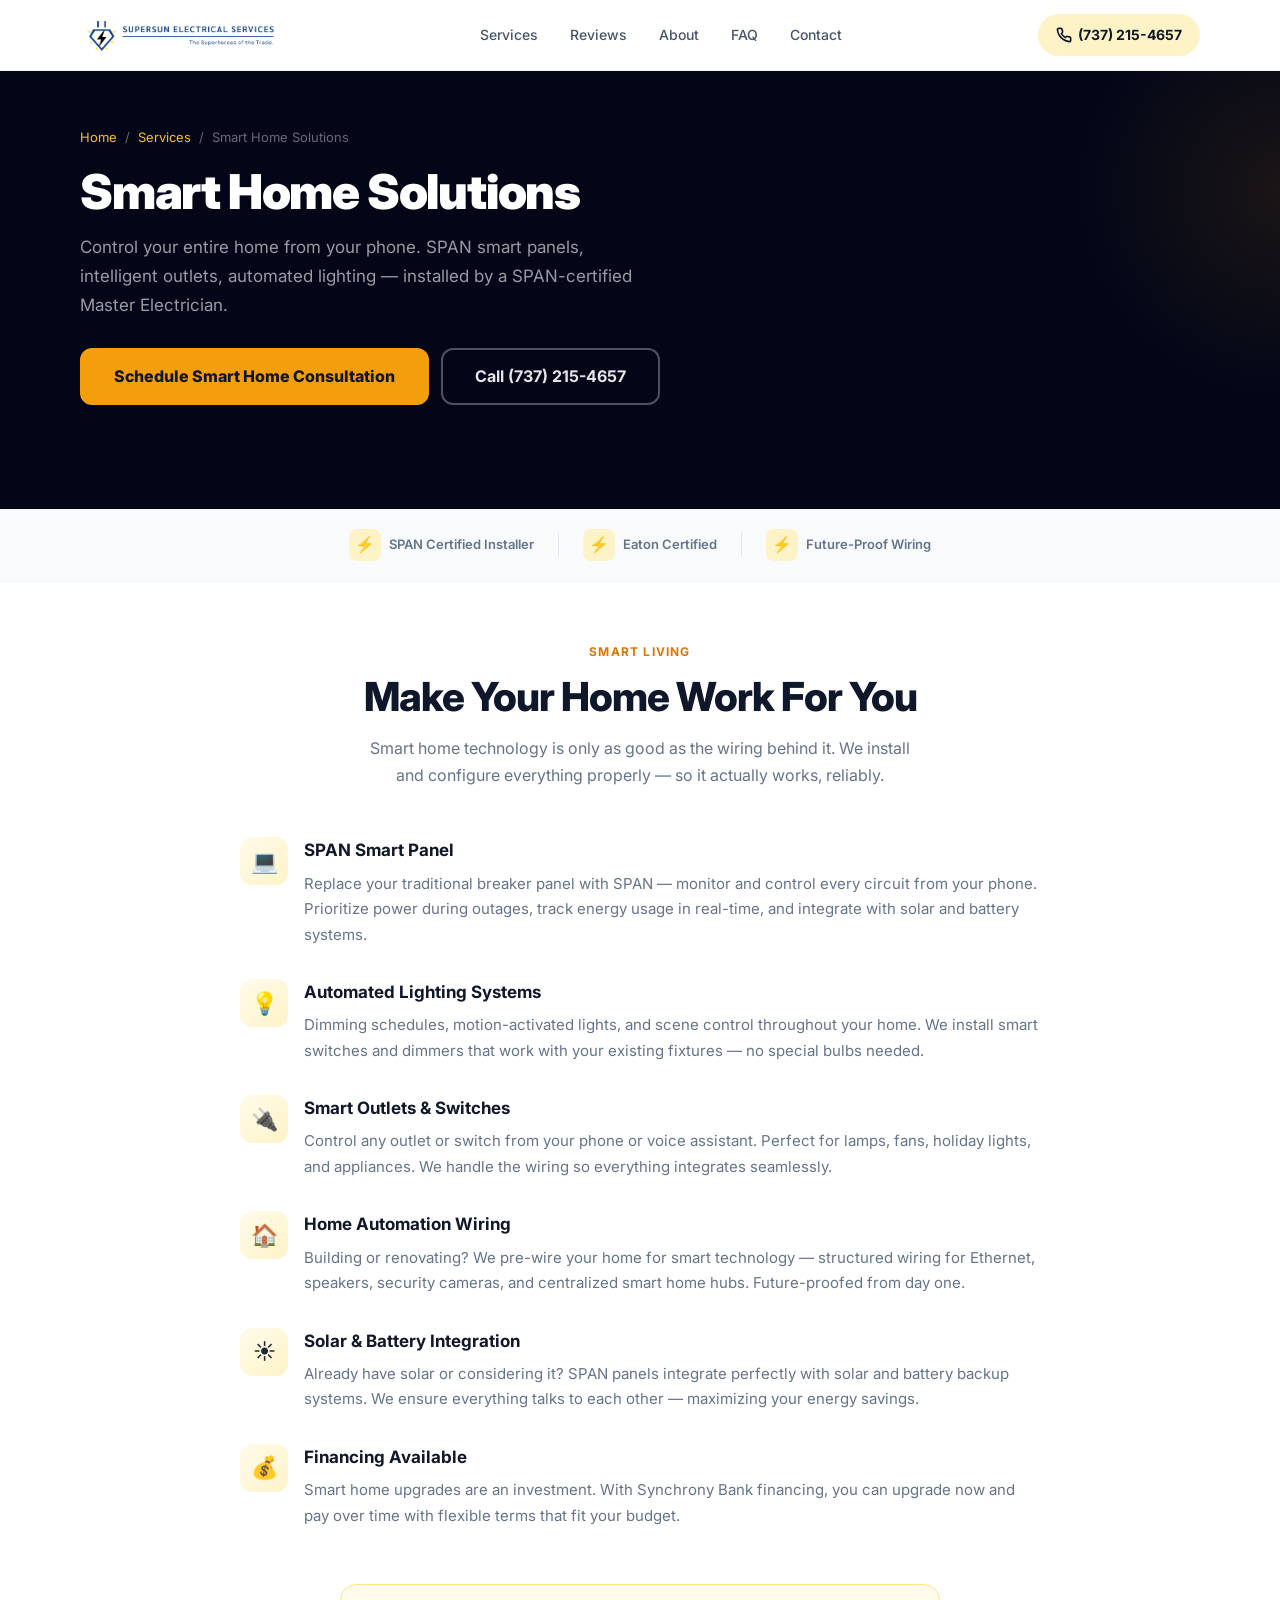
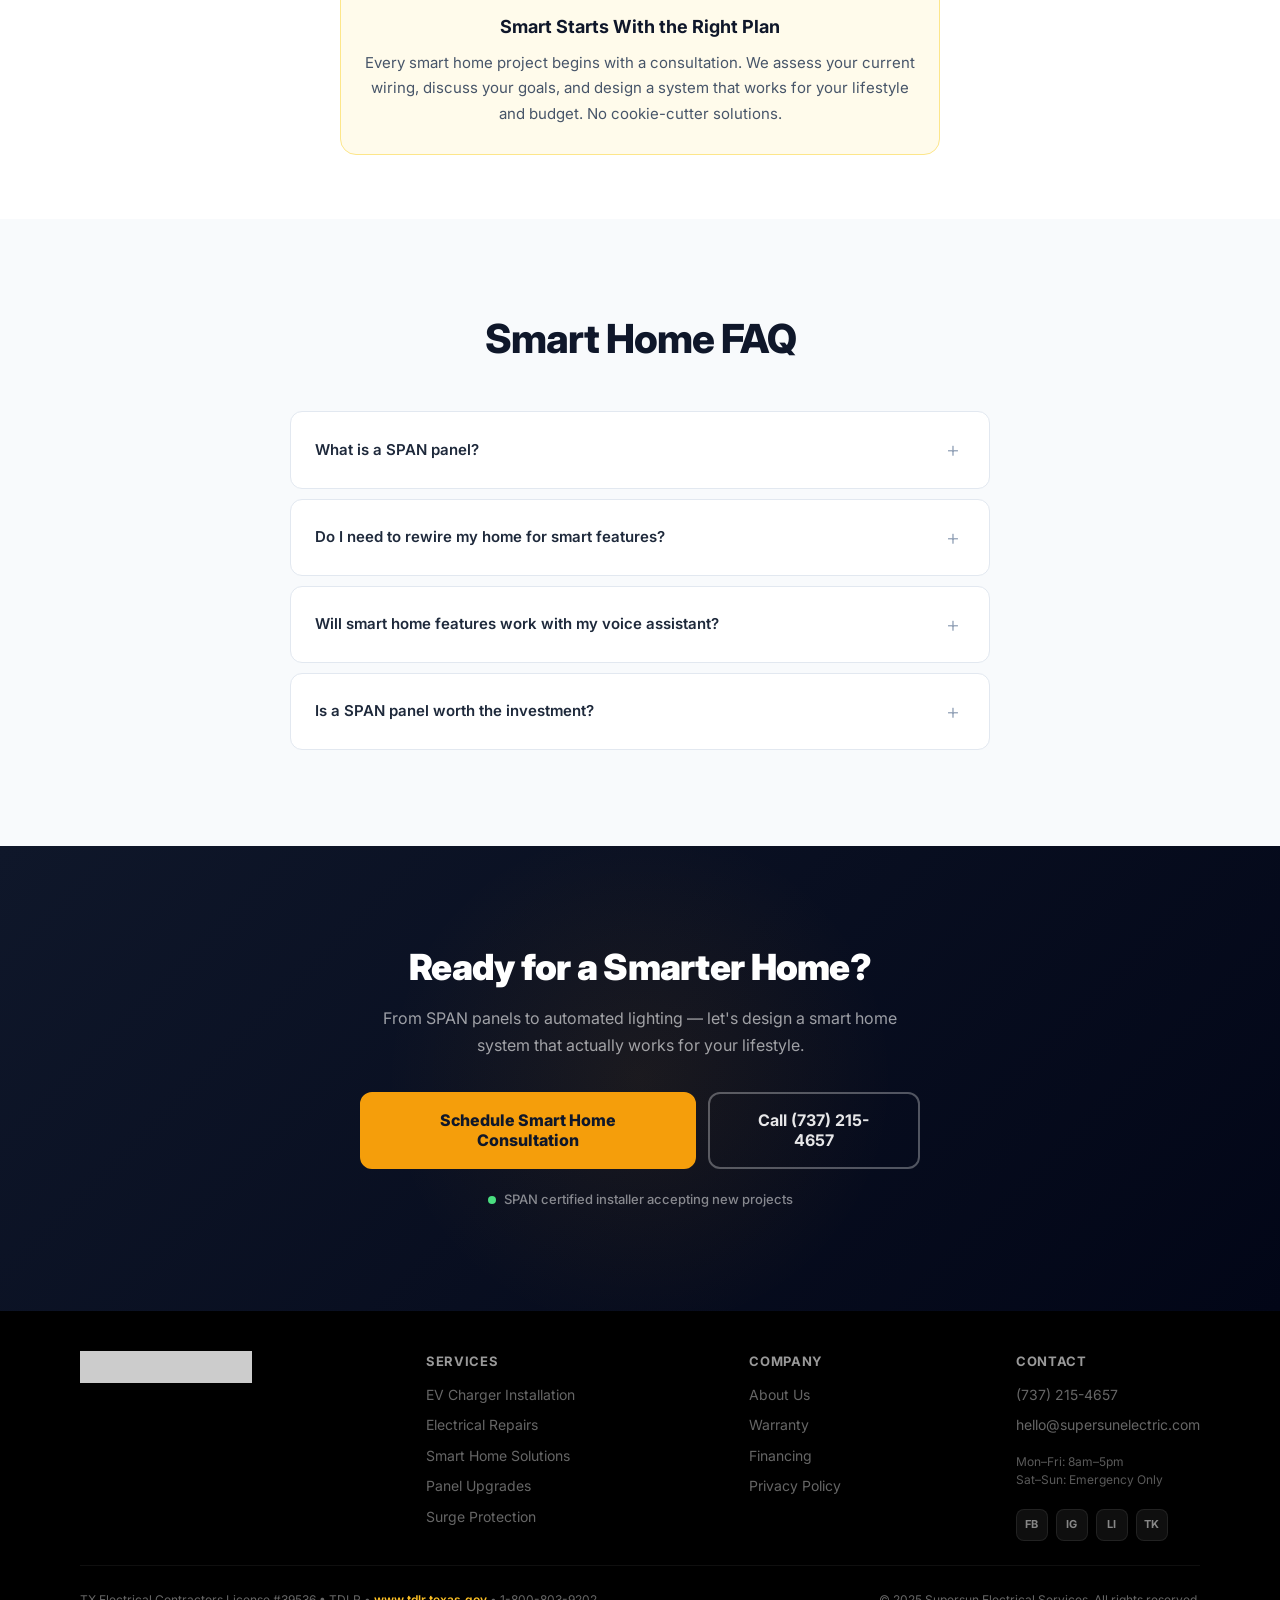
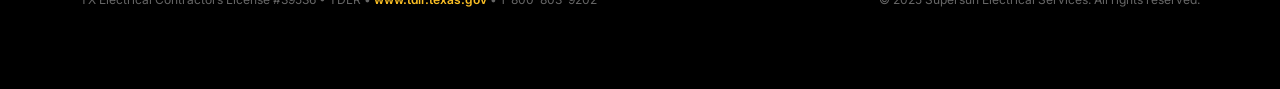
<file: smart-home-solutions/index.html>
<!DOCTYPE html>
<html lang="en">
<head>
  <meta charset="UTF-8">
  <meta name="viewport" content="width=device-width, initial-scale=1.0">
  <title>Smart Home Solutions | Supersun Electrical Services | Round Rock &amp; North Austin TX</title>
  <meta name="description" content="SPAN smart panel installation, smart outlets, automated lighting & home automation wiring in Round Rock, Cedar Park & North Austin. SPAN Certified installer. Call (737) 215-4657.">
  <link rel="canonical" href="https://papasartcave.com/smart-home-solutions/">
  <link rel="preconnect" href="https://fonts.googleapis.com">
  <link rel="preconnect" href="https://fonts.gstatic.com" crossorigin>
  <link href="https://fonts.googleapis.com/css2?family=Inter:wght@400;500;600;700;800;900&display=swap" rel="stylesheet">
  <link rel="stylesheet" href="../styles.css">
</head>
<body>

  <div class="sticky-cta" id="stickyCta">
    <a href="tel:+17372154657" class="sticky-cta__call"><svg width="18" height="18" viewBox="0 0 24 24" fill="none" stroke="currentColor" stroke-width="2.5" stroke-linecap="round" stroke-linejoin="round"><path d="M22 16.92v3a2 2 0 01-2.18 2 19.79 19.79 0 01-8.63-3.07 19.5 19.5 0 01-6-6 19.79 19.79 0 01-3.07-8.67A2 2 0 014.11 2h3a2 2 0 012 1.72 12.84 12.84 0 00.7 2.81 2 2 0 01-.45 2.11L8.09 9.91a16 16 0 006 6l1.27-1.27a2 2 0 012.11-.45 12.84 12.84 0 002.81.7A2 2 0 0122 16.92z"/></svg> Call Now</a>
    <a href="/#contact" class="sticky-cta__quote">Get Free Quote</a>
  </div>

  <header class="header" id="header">
    <div class="container">
      <div class="header__inner">
        <a href="/" class="header__brand">
          <img src="/logo.webp" alt="Supersun Electrical Services" class="header__logo-img">
        </a>
        <nav class="nav">
          <a href="/#services" class="nav__link">Services</a>
          <a href="/#reviews" class="nav__link">Reviews</a>
          <a href="/about/" class="nav__link">About</a>
          <a href="/#faq" class="nav__link">FAQ</a>
          <a href="/#contact" class="nav__link">Contact</a>
        </nav>
        <div class="header__cta">
          <a href="tel:+17372154657" class="header__phone-btn"><svg width="16" height="16" viewBox="0 0 24 24" fill="none" stroke="currentColor" stroke-width="2.5" stroke-linecap="round" stroke-linejoin="round"><path d="M22 16.92v3a2 2 0 01-2.18 2 19.79 19.79 0 01-8.63-3.07 19.5 19.5 0 01-6-6 19.79 19.79 0 01-3.07-8.67A2 2 0 014.11 2h3a2 2 0 012 1.72 12.84 12.84 0 00.7 2.81 2 2 0 01-.45 2.11L8.09 9.91a16 16 0 006 6l1.27-1.27a2 2 0 012.11-.45 12.84 12.84 0 002.81.7A2 2 0 0122 16.92z"/></svg><span>(737) 215-4657</span></a>
        </div>
        <button class="menu-toggle" id="menuToggle" aria-label="Open menu"><span class="menu-toggle__bar"></span></button>
      </div>
    </div>
  </header>

  <div class="mobile-menu" id="mobileMenu">
    <div class="mobile-menu__panel">
      <a href="/#services" class="mobile-menu__link">Services</a>
      <a href="/about/" class="mobile-menu__link">About</a>
      <a href="/#reviews" class="mobile-menu__link">Reviews</a>
      <a href="/#contact" class="mobile-menu__link">Contact</a>
      <a href="/warranty/" class="mobile-menu__link">Warranty</a>
      <a href="/financing/" class="mobile-menu__link">Financing</a>
      <div class="mobile-menu__cta">
        <a href="/#contact" class="btn btn--primary btn--full">Schedule Consultation</a>
        <a href="tel:+17372154657" class="btn btn--outline btn--full">Call (737) 215-4657</a>
      </div>
    </div>
  </div>

  <section class="page-hero">
    <div class="container">
      <div class="page-hero__breadcrumb">
        <a href="/">Home</a> / <a href="/#services">Services</a> / <span>Smart Home Solutions</span>
      </div>
      <h1 class="page-hero__title">Smart Home Solutions</h1>
      <p class="page-hero__subtitle">Control your entire home from your phone. SPAN smart panels, intelligent outlets, automated lighting — installed by a SPAN-certified Master Electrician.</p>
      <div class="hero__ctas">
        <a href="/#contact" class="btn btn--primary btn--lg">Schedule Smart Home Consultation</a>
        <a href="tel:+17372154657" class="btn btn--outline-light btn--lg">Call (737) 215-4657</a>
      </div>
    </div>
  </section>

  <div class="trust-bar">
    <div class="container">
      <div class="trust-bar__inner">
        <div class="trust-bar__item"><div class="trust-bar__icon">&#9889;</div> SPAN Certified Installer</div>
        <div class="trust-bar__divider"></div>
        <div class="trust-bar__item"><div class="trust-bar__icon">&#9889;</div> Eaton Certified</div>
        <div class="trust-bar__divider"></div>
        <div class="trust-bar__item"><div class="trust-bar__icon">&#9889;</div> Future-Proof Wiring</div>
      </div>
    </div>
  </div>

  <section class="service-content">
    <div class="container">
      <div class="section__header">
        <span class="section__label">Smart Living</span>
        <h2 class="section__title">Make Your Home Work For You</h2>
        <p class="section__subtitle">Smart home technology is only as good as the wiring behind it. We install and configure everything properly — so it actually works, reliably.</p>
      </div>
      <div class="service-content__grid">
        <div class="benefit-card">
          <div class="benefit-card__icon">&#128187;</div>
          <div class="benefit-card__content">
            <h3>SPAN Smart Panel</h3>
            <p>Replace your traditional breaker panel with SPAN — monitor and control every circuit from your phone. Prioritize power during outages, track energy usage in real-time, and integrate with solar and battery systems.</p>
          </div>
        </div>
        <div class="benefit-card">
          <div class="benefit-card__icon">&#128161;</div>
          <div class="benefit-card__content">
            <h3>Automated Lighting Systems</h3>
            <p>Dimming schedules, motion-activated lights, and scene control throughout your home. We install smart switches and dimmers that work with your existing fixtures — no special bulbs needed.</p>
          </div>
        </div>
        <div class="benefit-card">
          <div class="benefit-card__icon">&#128268;</div>
          <div class="benefit-card__content">
            <h3>Smart Outlets &amp; Switches</h3>
            <p>Control any outlet or switch from your phone or voice assistant. Perfect for lamps, fans, holiday lights, and appliances. We handle the wiring so everything integrates seamlessly.</p>
          </div>
        </div>
        <div class="benefit-card">
          <div class="benefit-card__icon">&#127968;</div>
          <div class="benefit-card__content">
            <h3>Home Automation Wiring</h3>
            <p>Building or renovating? We pre-wire your home for smart technology — structured wiring for Ethernet, speakers, security cameras, and centralized smart home hubs. Future-proofed from day one.</p>
          </div>
        </div>
        <div class="benefit-card">
          <div class="benefit-card__icon">&#9728;</div>
          <div class="benefit-card__content">
            <h3>Solar &amp; Battery Integration</h3>
            <p>Already have solar or considering it? SPAN panels integrate perfectly with solar and battery backup systems. We ensure everything talks to each other — maximizing your energy savings.</p>
          </div>
        </div>
        <div class="benefit-card">
          <div class="benefit-card__icon">&#128176;</div>
          <div class="benefit-card__content">
            <h3>Financing Available</h3>
            <p>Smart home upgrades are an investment. With Synchrony Bank financing, you can upgrade now and pay over time with flexible terms that fit your budget.</p>
          </div>
        </div>
      </div>
    </div>
  </section>

  <section style="padding: 0 0 64px;">
    <div class="container">
      <div class="pricing-note">
        <h3>Smart Starts With the Right Plan</h3>
        <p>Every smart home project begins with a consultation. We assess your current wiring, discuss your goals, and design a system that works for your lifestyle and budget. No cookie-cutter solutions.</p>
      </div>
    </div>
  </section>

  <section class="faq">
    <div class="container">
      <div class="section__header"><h2 class="section__title">Smart Home FAQ</h2></div>
      <div class="faq__list">
        <details class="faq__item">
          <summary class="faq__question">What is a SPAN panel?</summary>
          <p class="faq__answer">SPAN is a smart electrical panel that replaces your traditional breaker box. It gives you circuit-level control from your phone — monitor energy usage, turn circuits on/off remotely, prioritize power during outages, and integrate with solar and battery systems. Think of it as the brain of your home's electrical system.</p>
        </details>
        <details class="faq__item">
          <summary class="faq__question">Do I need to rewire my home for smart features?</summary>
          <p class="faq__answer">Usually not. Most smart switches and outlets are designed to replace existing ones using your current wiring. SPAN panels replace your existing panel. For new construction or major renovations, we can add structured wiring for a more comprehensive smart home setup.</p>
        </details>
        <details class="faq__item">
          <summary class="faq__question">Will smart home features work with my voice assistant?</summary>
          <p class="faq__answer">Yes. The products we install are compatible with Amazon Alexa, Google Home, Apple HomeKit, and other major platforms. We'll help you configure everything so it works seamlessly with your preferred ecosystem.</p>
        </details>
        <details class="faq__item">
          <summary class="faq__question">Is a SPAN panel worth the investment?</summary>
          <p class="faq__answer">If you have solar, a battery backup, an EV, or just want granular control over your energy usage — absolutely. SPAN pays for itself through energy optimization and is essential for modern homes. It's especially valuable during Texas storms when power prioritization matters most.</p>
        </details>
      </div>
    </div>
  </section>

  <section class="final-cta">
    <div class="container">
      <div class="final-cta__content">
        <h2 class="final-cta__title">Ready for a Smarter Home?</h2>
        <p class="final-cta__subtitle">From SPAN panels to automated lighting — let's design a smart home system that actually works for your lifestyle.</p>
        <div class="final-cta__buttons">
          <a href="/#contact" class="btn btn--primary btn--lg">Schedule Smart Home Consultation</a>
          <a href="tel:+17372154657" class="btn btn--outline-light btn--lg">Call (737) 215-4657</a>
        </div>
        <div class="final-cta__urgency"><span class="pulse"></span> SPAN certified installer accepting new projects</div>
      </div>
    </div>
  </section>

  <footer class="footer">
    <div class="container">
      <div class="footer__inner">
        <div class="footer__top">
          <div><div class="footer__brand"><img src="/logo.webp" alt="Supersun Electrical Services" class="footer__logo-img"></div></div>
          <div class="footer__links"><span class="footer__links-title">Services</span><a href="/ev-charger-installation/" class="footer__link">EV Charger Installation</a><a href="/electrical-repairs/" class="footer__link">Electrical Repairs</a><a href="/smart-home-solutions/" class="footer__link">Smart Home Solutions</a><a href="/panel-upgrades/" class="footer__link">Panel Upgrades</a><a href="/surge-protection/" class="footer__link">Surge Protection</a></div>
          <div class="footer__links"><span class="footer__links-title">Company</span><a href="/about/" class="footer__link">About Us</a><a href="/warranty/" class="footer__link">Warranty</a><a href="/financing/" class="footer__link">Financing</a><a href="/privacy-policy/" class="footer__link">Privacy Policy</a></div>
          <div class="footer__links"><span class="footer__links-title">Contact</span><a href="tel:+17372154657" class="footer__link">(737) 215-4657</a><a href="mailto:hello@supersunelectric.com" class="footer__link">hello@supersunelectric.com</a><p class="footer__hours">Mon–Fri: 8am–5pm<br>Sat–Sun: Emergency Only</p><div class="footer__social"><a href="https://facebook.com" class="footer__social-link" aria-label="Facebook">FB</a><a href="https://instagram.com" class="footer__social-link" aria-label="Instagram">IG</a><a href="https://linkedin.com" class="footer__social-link" aria-label="LinkedIn">LI</a><a href="https://tiktok.com" class="footer__social-link" aria-label="TikTok">TK</a></div></div>
        </div>
        <div class="footer__bottom">
          <p>TX Electrical Contractors License #39536 &bull; TDLR &bull; <a href="https://www.tdlr.texas.gov" target="_blank" rel="noopener">www.tdlr.texas.gov</a> &bull; 1-800-803-9202</p>
          <p>&copy; 2025 Supersun Electrical Services. All rights reserved.</p>
        </div>
      </div>
    </div>
  </footer>

  <script>
    const stickyCta = document.getElementById('stickyCta');
    const pageHero = document.querySelector('.page-hero');
    if (stickyCta && pageHero) { new IntersectionObserver(([e]) => stickyCta.classList.toggle('sticky-cta--visible', !e.isIntersecting), { threshold: 0.1 }).observe(pageHero); }
    const header = document.getElementById('header');
    window.addEventListener('scroll', () => header.classList.toggle('header--scrolled', window.scrollY > 10), { passive: true });
    const menuToggle = document.getElementById('menuToggle');
    const mobileMenu = document.getElementById('mobileMenu');
    menuToggle.addEventListener('click', () => { mobileMenu.classList.toggle('mobile-menu--open'); menuToggle.classList.toggle('menu-toggle--active'); document.body.style.overflow = mobileMenu.classList.contains('mobile-menu--open') ? 'hidden' : ''; });
    mobileMenu.addEventListener('click', (e) => { if (e.target === mobileMenu) { mobileMenu.classList.remove('mobile-menu--open'); menuToggle.classList.remove('menu-toggle--active'); document.body.style.overflow = ''; } });
  </script>
</body>
</html>
</file>
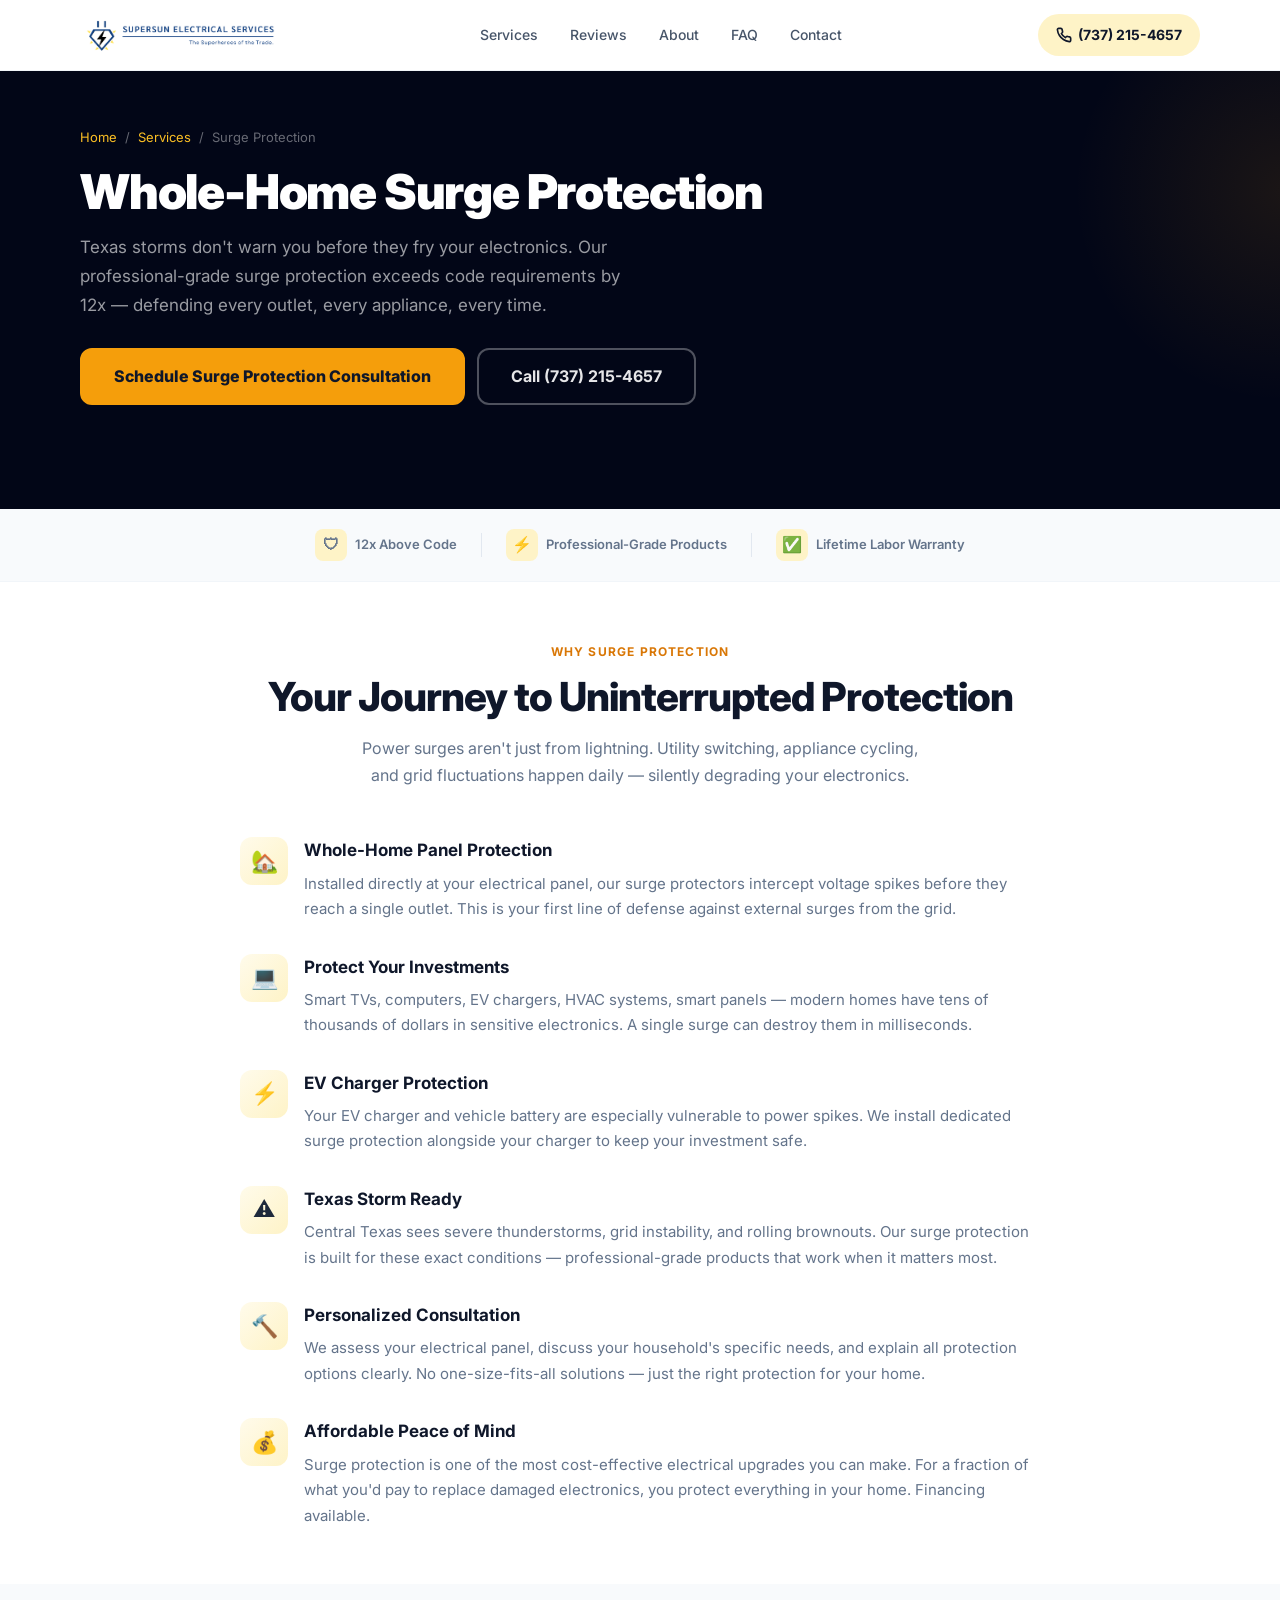
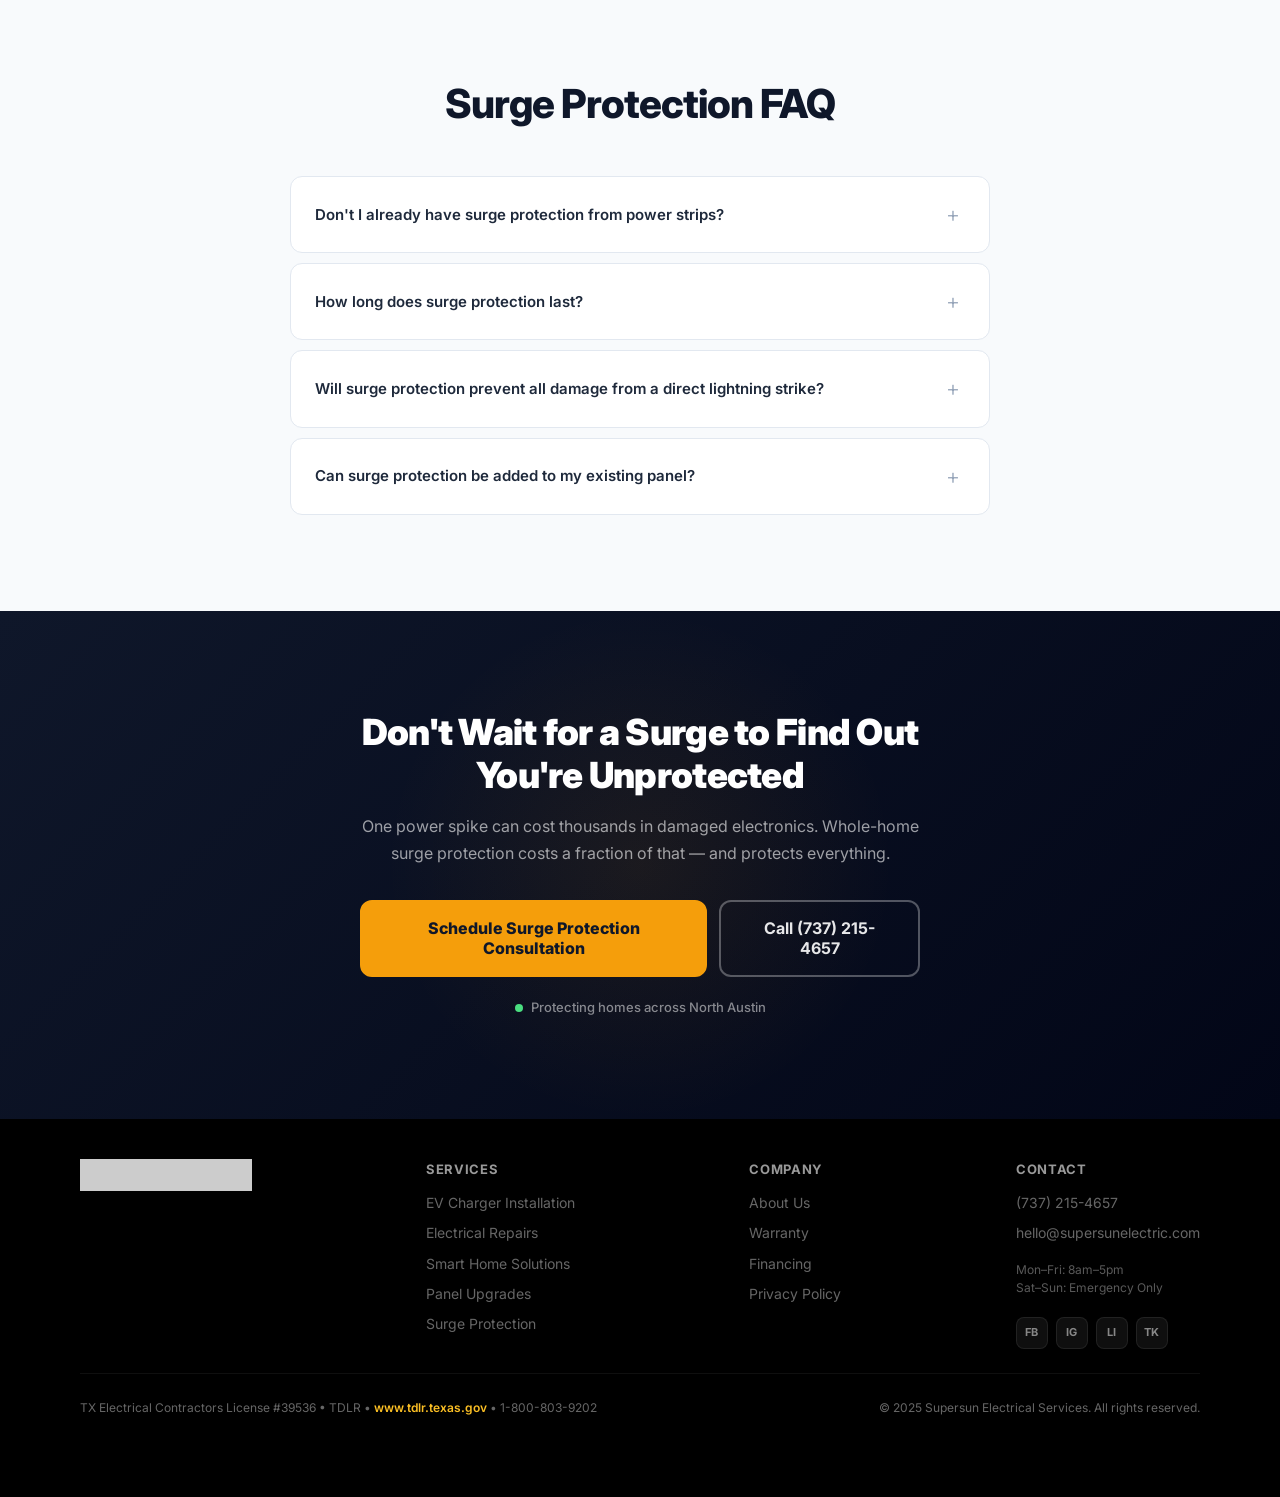
<file: surge-protection/index.html>
<!DOCTYPE html>
<html lang="en">
<head>
  <meta charset="UTF-8">
  <meta name="viewport" content="width=device-width, initial-scale=1.0">
  <title>Surge Protection | Supersun Electrical Services | Round Rock &amp; North Austin TX</title>
  <meta name="description" content="Whole-home surge protection in Round Rock, Cedar Park & North Austin. Protect your home electronics, EV charger, and HVAC from power spikes. Licensed Master Electrician. Call (737) 215-4657.">
  <link rel="canonical" href="https://papasartcave.com/surge-protection/">
  <link rel="preconnect" href="https://fonts.googleapis.com">
  <link rel="preconnect" href="https://fonts.gstatic.com" crossorigin>
  <link href="https://fonts.googleapis.com/css2?family=Inter:wght@400;500;600;700;800;900&display=swap" rel="stylesheet">
  <link rel="stylesheet" href="../styles.css">
</head>
<body>

  <div class="sticky-cta" id="stickyCta">
    <a href="tel:+17372154657" class="sticky-cta__call"><svg width="18" height="18" viewBox="0 0 24 24" fill="none" stroke="currentColor" stroke-width="2.5" stroke-linecap="round" stroke-linejoin="round"><path d="M22 16.92v3a2 2 0 01-2.18 2 19.79 19.79 0 01-8.63-3.07 19.5 19.5 0 01-6-6 19.79 19.79 0 01-3.07-8.67A2 2 0 014.11 2h3a2 2 0 012 1.72 12.84 12.84 0 00.7 2.81 2 2 0 01-.45 2.11L8.09 9.91a16 16 0 006 6l1.27-1.27a2 2 0 012.11-.45 12.84 12.84 0 002.81.7A2 2 0 0122 16.92z"/></svg> Call Now</a>
    <a href="/#contact" class="sticky-cta__quote">Get Free Quote</a>
  </div>

  <header class="header" id="header">
    <div class="container">
      <div class="header__inner">
        <a href="/" class="header__brand"><img src="/logo.webp" alt="Supersun Electrical Services" class="header__logo-img"></a>
        <nav class="nav">
          <a href="/#services" class="nav__link">Services</a>
          <a href="/#reviews" class="nav__link">Reviews</a>
          <a href="/about/" class="nav__link">About</a>
          <a href="/#faq" class="nav__link">FAQ</a>
          <a href="/#contact" class="nav__link">Contact</a>
        </nav>
        <div class="header__cta"><a href="tel:+17372154657" class="header__phone-btn"><svg width="16" height="16" viewBox="0 0 24 24" fill="none" stroke="currentColor" stroke-width="2.5" stroke-linecap="round" stroke-linejoin="round"><path d="M22 16.92v3a2 2 0 01-2.18 2 19.79 19.79 0 01-8.63-3.07 19.5 19.5 0 01-6-6 19.79 19.79 0 01-3.07-8.67A2 2 0 014.11 2h3a2 2 0 012 1.72 12.84 12.84 0 00.7 2.81 2 2 0 01-.45 2.11L8.09 9.91a16 16 0 006 6l1.27-1.27a2 2 0 012.11-.45 12.84 12.84 0 002.81.7A2 2 0 0122 16.92z"/></svg><span>(737) 215-4657</span></a></div>
        <button class="menu-toggle" id="menuToggle" aria-label="Open menu"><span class="menu-toggle__bar"></span></button>
      </div>
    </div>
  </header>

  <div class="mobile-menu" id="mobileMenu">
    <div class="mobile-menu__panel">
      <a href="/#services" class="mobile-menu__link">Services</a>
      <a href="/about/" class="mobile-menu__link">About</a>
      <a href="/#reviews" class="mobile-menu__link">Reviews</a>
      <a href="/warranty/" class="mobile-menu__link">Warranty</a>
      <a href="/financing/" class="mobile-menu__link">Financing</a>
      <a href="/#contact" class="mobile-menu__link">Contact</a>
      <div class="mobile-menu__cta">
        <a href="/#contact" class="btn btn--primary btn--full">Schedule Consultation</a>
        <a href="tel:+17372154657" class="btn btn--outline btn--full">Call (737) 215-4657</a>
      </div>
    </div>
  </div>

  <section class="page-hero">
    <div class="container">
      <div class="page-hero__breadcrumb"><a href="/">Home</a> / <a href="/#services">Services</a> / <span>Surge Protection</span></div>
      <h1 class="page-hero__title">Whole-Home Surge Protection</h1>
      <p class="page-hero__subtitle">Texas storms don't warn you before they fry your electronics. Our professional-grade surge protection exceeds code requirements by 12x — defending every outlet, every appliance, every time.</p>
      <div class="hero__ctas">
        <a href="/#contact" class="btn btn--primary btn--lg">Schedule Surge Protection Consultation</a>
        <a href="tel:+17372154657" class="btn btn--outline-light btn--lg">Call (737) 215-4657</a>
      </div>
    </div>
  </section>

  <div class="trust-bar">
    <div class="container">
      <div class="trust-bar__inner">
        <div class="trust-bar__item"><div class="trust-bar__icon">&#128737;</div> 12x Above Code</div>
        <div class="trust-bar__divider"></div>
        <div class="trust-bar__item"><div class="trust-bar__icon">&#9889;</div> Professional-Grade Products</div>
        <div class="trust-bar__divider"></div>
        <div class="trust-bar__item"><div class="trust-bar__icon">&#9989;</div> Lifetime Labor Warranty</div>
      </div>
    </div>
  </div>

  <section class="service-content">
    <div class="container">
      <div class="section__header">
        <span class="section__label">Why Surge Protection</span>
        <h2 class="section__title">Your Journey to Uninterrupted Protection</h2>
        <p class="section__subtitle">Power surges aren't just from lightning. Utility switching, appliance cycling, and grid fluctuations happen daily — silently degrading your electronics.</p>
      </div>
      <div class="service-content__grid">
        <div class="benefit-card">
          <div class="benefit-card__icon">&#127969;</div>
          <div class="benefit-card__content">
            <h3>Whole-Home Panel Protection</h3>
            <p>Installed directly at your electrical panel, our surge protectors intercept voltage spikes before they reach a single outlet. This is your first line of defense against external surges from the grid.</p>
          </div>
        </div>
        <div class="benefit-card">
          <div class="benefit-card__icon">&#128187;</div>
          <div class="benefit-card__content">
            <h3>Protect Your Investments</h3>
            <p>Smart TVs, computers, EV chargers, HVAC systems, smart panels — modern homes have tens of thousands of dollars in sensitive electronics. A single surge can destroy them in milliseconds.</p>
          </div>
        </div>
        <div class="benefit-card">
          <div class="benefit-card__icon">&#9889;</div>
          <div class="benefit-card__content">
            <h3>EV Charger Protection</h3>
            <p>Your EV charger and vehicle battery are especially vulnerable to power spikes. We install dedicated surge protection alongside your charger to keep your investment safe.</p>
          </div>
        </div>
        <div class="benefit-card">
          <div class="benefit-card__icon">&#9888;</div>
          <div class="benefit-card__content">
            <h3>Texas Storm Ready</h3>
            <p>Central Texas sees severe thunderstorms, grid instability, and rolling brownouts. Our surge protection is built for these exact conditions — professional-grade products that work when it matters most.</p>
          </div>
        </div>
        <div class="benefit-card">
          <div class="benefit-card__icon">&#128296;</div>
          <div class="benefit-card__content">
            <h3>Personalized Consultation</h3>
            <p>We assess your electrical panel, discuss your household's specific needs, and explain all protection options clearly. No one-size-fits-all solutions — just the right protection for your home.</p>
          </div>
        </div>
        <div class="benefit-card">
          <div class="benefit-card__icon">&#128176;</div>
          <div class="benefit-card__content">
            <h3>Affordable Peace of Mind</h3>
            <p>Surge protection is one of the most cost-effective electrical upgrades you can make. For a fraction of what you'd pay to replace damaged electronics, you protect everything in your home. Financing available.</p>
          </div>
        </div>
      </div>
    </div>
  </section>

  <section class="faq" style="background: var(--slate-50);">
    <div class="container">
      <div class="section__header"><h2 class="section__title">Surge Protection FAQ</h2></div>
      <div class="faq__list">
        <details class="faq__item">
          <summary class="faq__question">Don't I already have surge protection from power strips?</summary>
          <p class="faq__answer">Power strips provide minimal, point-of-use protection — and many don't actually contain surge protection at all (just a power switch). Whole-home surge protection at the panel intercepts surges before they reach any outlet, protecting everything in your home including hardwired appliances that power strips can't cover.</p>
        </details>
        <details class="faq__item">
          <summary class="faq__question">How long does surge protection last?</summary>
          <p class="faq__answer">Quality whole-home surge protectors last for many years. They do degrade over time as they absorb surges (that's their job), so periodic inspection is recommended. We use professional-grade units with indicator lights that tell you when they need replacement.</p>
        </details>
        <details class="faq__item">
          <summary class="faq__question">Will surge protection prevent all damage from a direct lightning strike?</summary>
          <p class="faq__answer">No surge protector can guarantee 100% protection from a direct lightning strike — the energy is simply too massive. However, whole-home surge protection dramatically reduces damage from nearby strikes, grid surges, and the far more common everyday power fluctuations that silently degrade electronics over time.</p>
        </details>
        <details class="faq__item">
          <summary class="faq__question">Can surge protection be added to my existing panel?</summary>
          <p class="faq__answer">Yes. Whole-home surge protection can be added to virtually any existing electrical panel. Installation typically takes about an hour. We'll assess your panel during the consultation and recommend the best solution for your setup.</p>
        </details>
      </div>
    </div>
  </section>

  <section class="final-cta">
    <div class="container">
      <div class="final-cta__content">
        <h2 class="final-cta__title">Don't Wait for a Surge to Find Out You're Unprotected</h2>
        <p class="final-cta__subtitle">One power spike can cost thousands in damaged electronics. Whole-home surge protection costs a fraction of that — and protects everything.</p>
        <div class="final-cta__buttons">
          <a href="/#contact" class="btn btn--primary btn--lg">Schedule Surge Protection Consultation</a>
          <a href="tel:+17372154657" class="btn btn--outline-light btn--lg">Call (737) 215-4657</a>
        </div>
        <div class="final-cta__urgency"><span class="pulse"></span> Protecting homes across North Austin</div>
      </div>
    </div>
  </section>

  <footer class="footer">
    <div class="container">
      <div class="footer__inner">
        <div class="footer__top">
          <div><div class="footer__brand"><img src="/logo.webp" alt="Supersun Electrical Services" class="footer__logo-img"></div></div>
          <div class="footer__links"><span class="footer__links-title">Services</span><a href="/ev-charger-installation/" class="footer__link">EV Charger Installation</a><a href="/electrical-repairs/" class="footer__link">Electrical Repairs</a><a href="/smart-home-solutions/" class="footer__link">Smart Home Solutions</a><a href="/panel-upgrades/" class="footer__link">Panel Upgrades</a><a href="/surge-protection/" class="footer__link">Surge Protection</a></div>
          <div class="footer__links"><span class="footer__links-title">Company</span><a href="/about/" class="footer__link">About Us</a><a href="/warranty/" class="footer__link">Warranty</a><a href="/financing/" class="footer__link">Financing</a><a href="/privacy-policy/" class="footer__link">Privacy Policy</a></div>
          <div class="footer__links"><span class="footer__links-title">Contact</span><a href="tel:+17372154657" class="footer__link">(737) 215-4657</a><a href="mailto:hello@supersunelectric.com" class="footer__link">hello@supersunelectric.com</a><p class="footer__hours">Mon–Fri: 8am–5pm<br>Sat–Sun: Emergency Only</p><div class="footer__social"><a href="https://facebook.com" class="footer__social-link" aria-label="Facebook">FB</a><a href="https://instagram.com" class="footer__social-link" aria-label="Instagram">IG</a><a href="https://linkedin.com" class="footer__social-link" aria-label="LinkedIn">LI</a><a href="https://tiktok.com" class="footer__social-link" aria-label="TikTok">TK</a></div></div>
        </div>
        <div class="footer__bottom">
          <p>TX Electrical Contractors License #39536 &bull; TDLR &bull; <a href="https://www.tdlr.texas.gov" target="_blank" rel="noopener">www.tdlr.texas.gov</a> &bull; 1-800-803-9202</p>
          <p>&copy; 2025 Supersun Electrical Services. All rights reserved.</p>
        </div>
      </div>
    </div>
  </footer>

  <script>
    const stickyCta=document.getElementById('stickyCta'),pageHero=document.querySelector('.page-hero');if(stickyCta&&pageHero){new IntersectionObserver(([e])=>stickyCta.classList.toggle('sticky-cta--visible',!e.isIntersecting),{threshold:.1}).observe(pageHero)}const header=document.getElementById('header');window.addEventListener('scroll',()=>header.classList.toggle('header--scrolled',window.scrollY>10),{passive:!0});const menuToggle=document.getElementById('menuToggle'),mobileMenu=document.getElementById('mobileMenu');menuToggle.addEventListener('click',()=>{mobileMenu.classList.toggle('mobile-menu--open');menuToggle.classList.toggle('menu-toggle--active');document.body.style.overflow=mobileMenu.classList.contains('mobile-menu--open')?'hidden':''});mobileMenu.addEventListener('click',e=>{if(e.target===mobileMenu){mobileMenu.classList.remove('mobile-menu--open');menuToggle.classList.remove('menu-toggle--active');document.body.style.overflow=''}});
  </script>
</body>
</html>
</file>
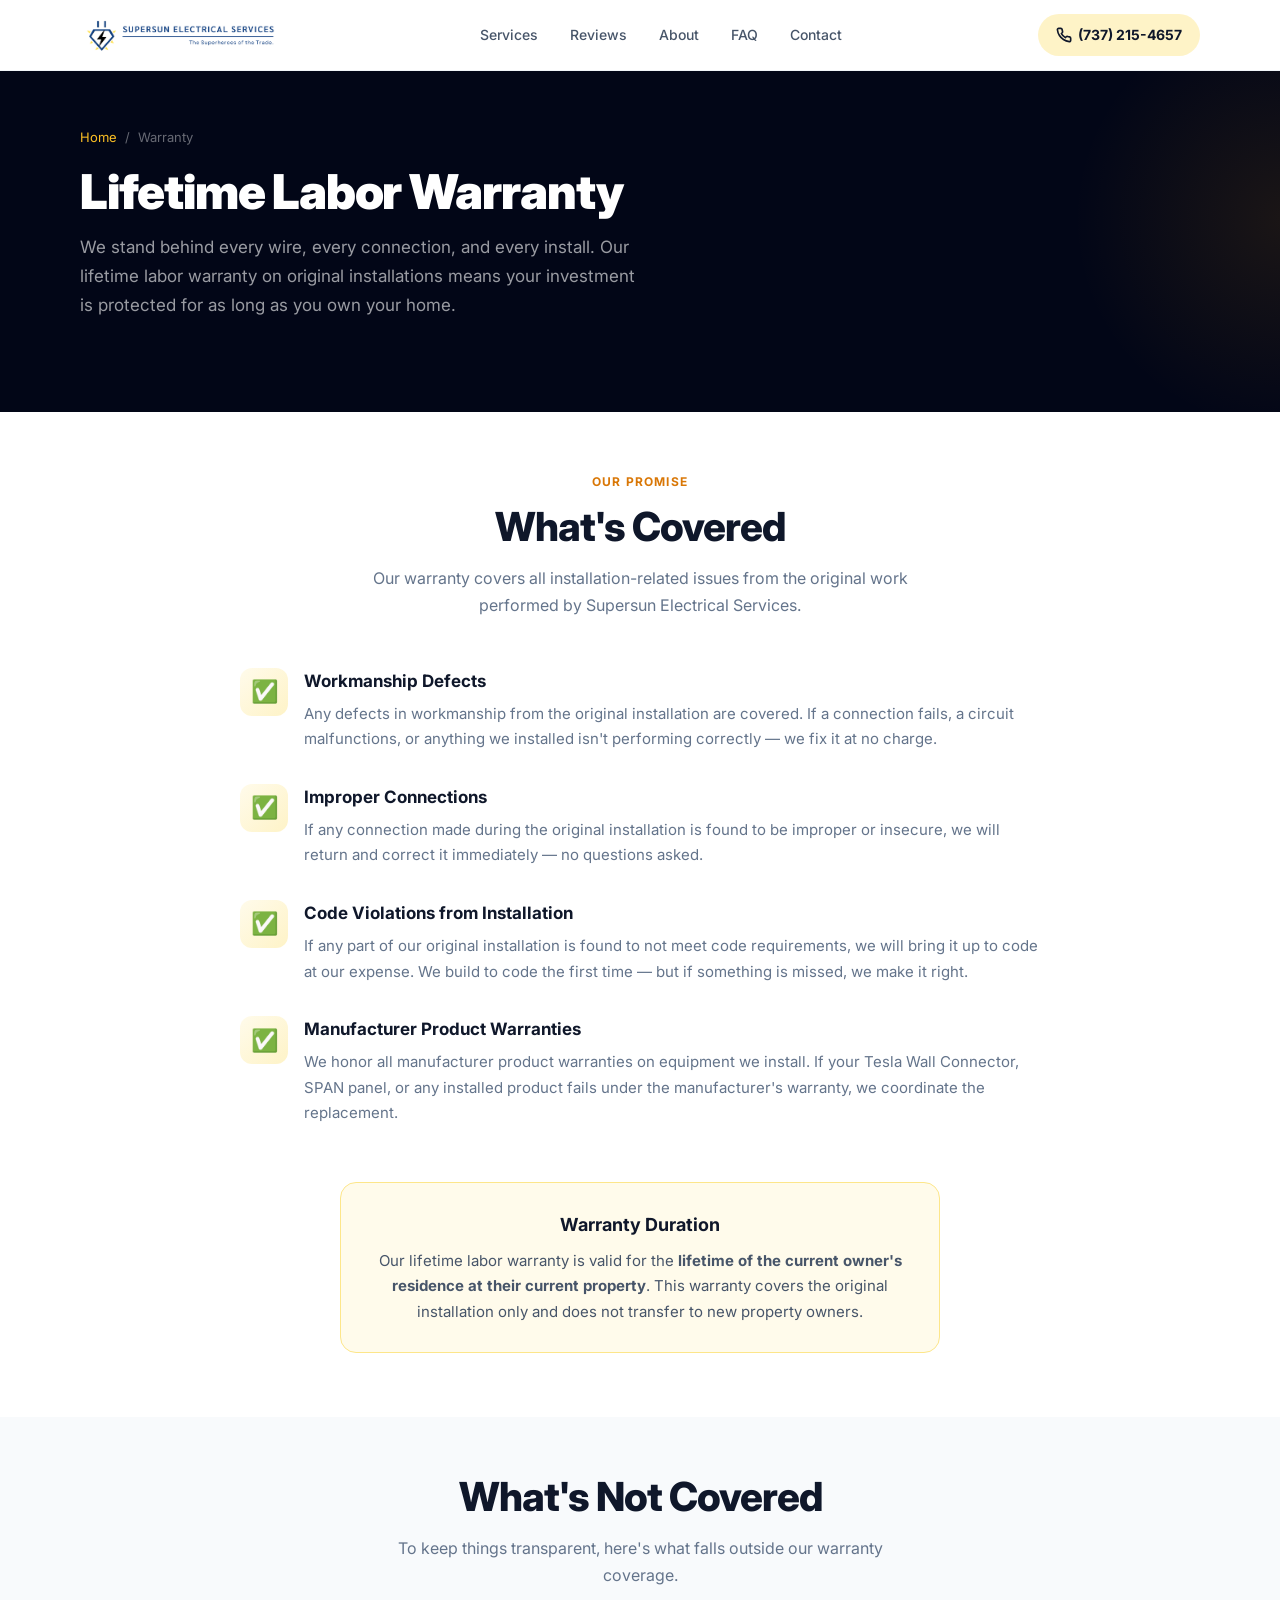
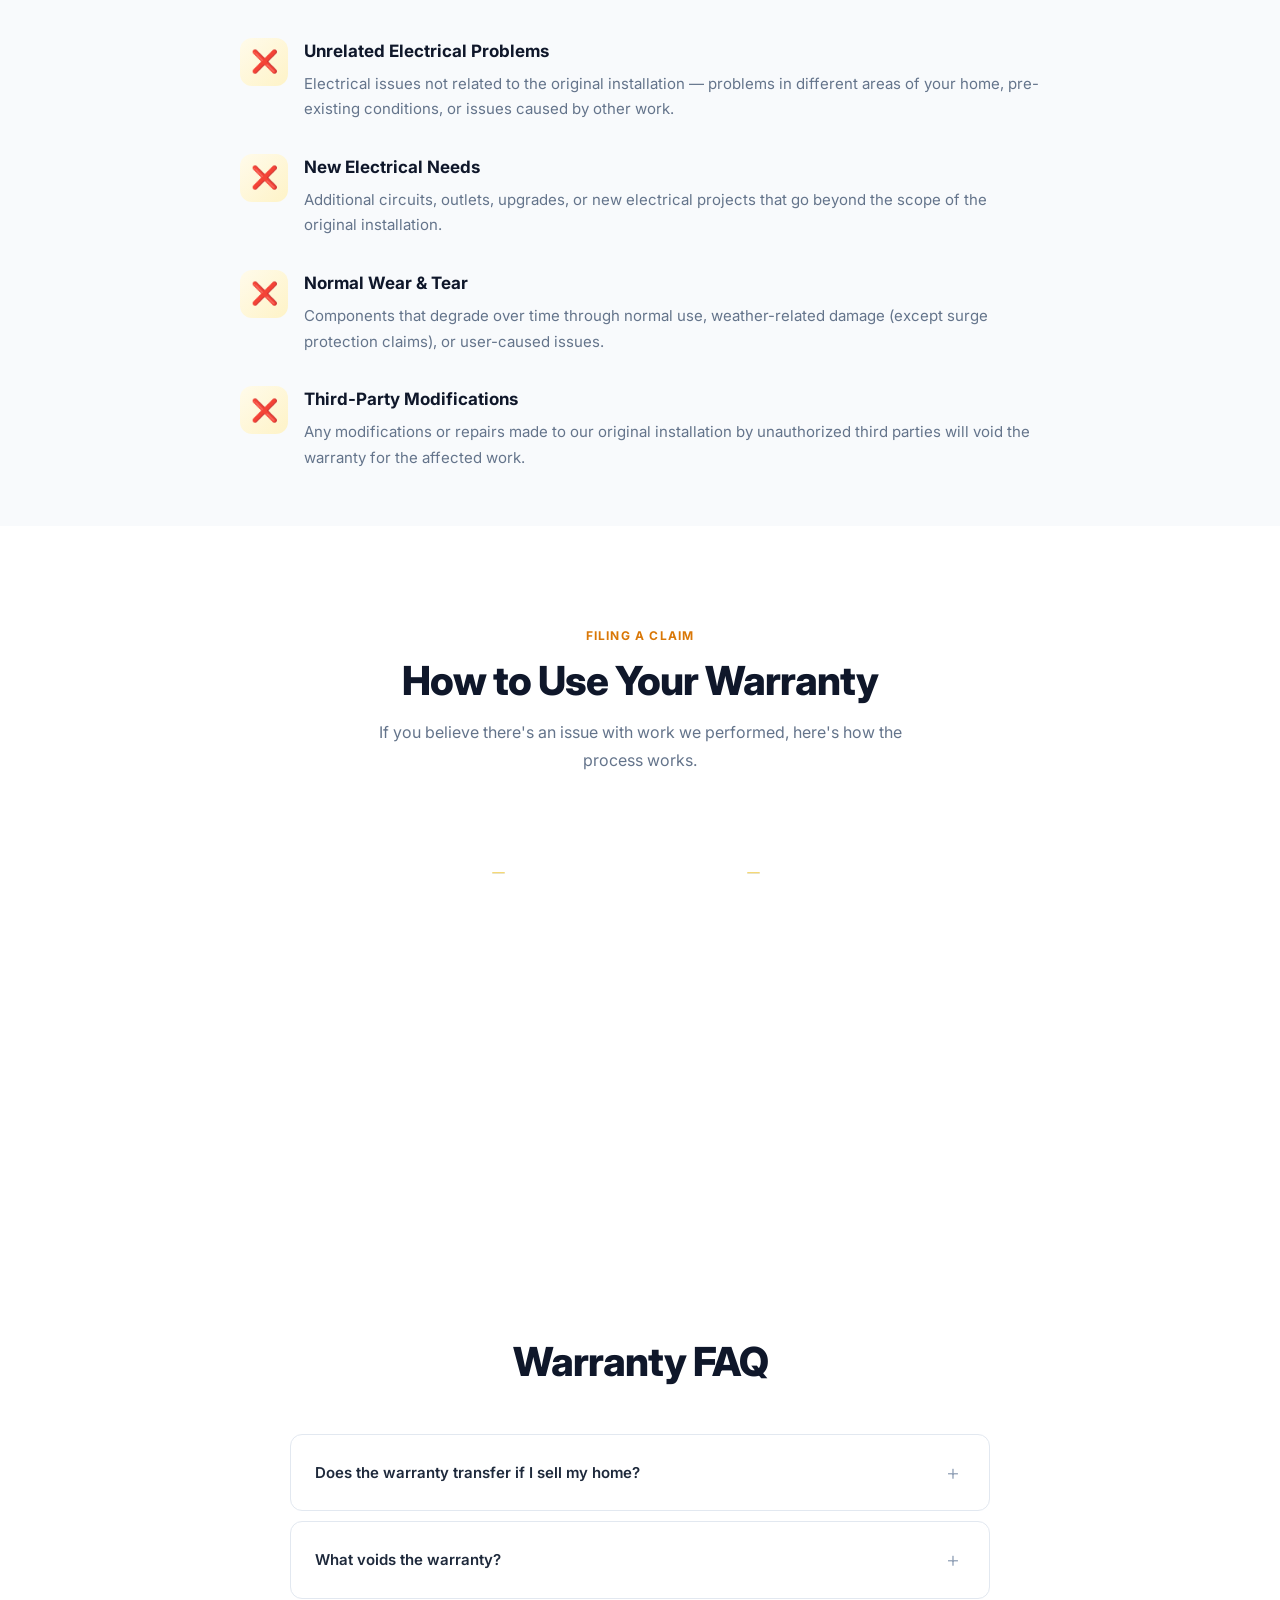
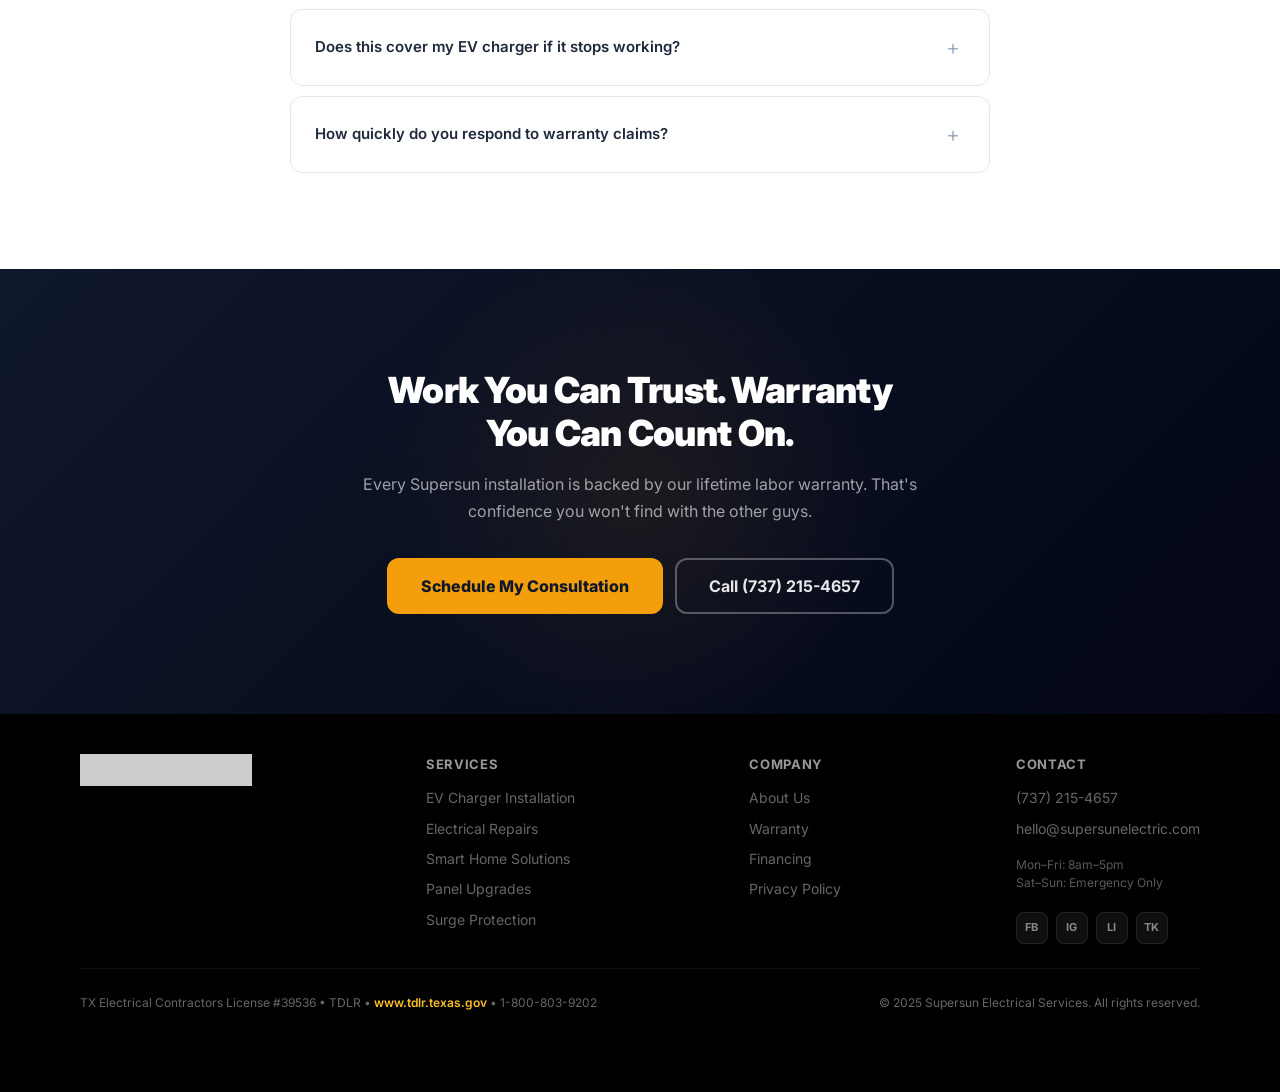
<file: warranty/index.html>
<!DOCTYPE html>
<html lang="en">
<head>
  <meta charset="UTF-8">
  <meta name="viewport" content="width=device-width, initial-scale=1.0">
  <title>Warranty | Supersun Electrical Services</title>
  <meta name="description" content="Supersun Electrical Services offers a lifetime labor warranty on all original installations. Learn about coverage, exclusions, and how to file a claim.">
  <link rel="canonical" href="https://papasartcave.com/warranty/">
  <link rel="preconnect" href="https://fonts.googleapis.com">
  <link rel="preconnect" href="https://fonts.gstatic.com" crossorigin>
  <link href="https://fonts.googleapis.com/css2?family=Inter:wght@400;500;600;700;800;900&display=swap" rel="stylesheet">
  <link rel="stylesheet" href="../styles.css">
</head>
<body>

  <div class="sticky-cta" id="stickyCta">
    <a href="tel:+17372154657" class="sticky-cta__call"><svg width="18" height="18" viewBox="0 0 24 24" fill="none" stroke="currentColor" stroke-width="2.5" stroke-linecap="round" stroke-linejoin="round"><path d="M22 16.92v3a2 2 0 01-2.18 2 19.79 19.79 0 01-8.63-3.07 19.5 19.5 0 01-6-6 19.79 19.79 0 01-3.07-8.67A2 2 0 014.11 2h3a2 2 0 012 1.72 12.84 12.84 0 00.7 2.81 2 2 0 01-.45 2.11L8.09 9.91a16 16 0 006 6l1.27-1.27a2 2 0 012.11-.45 12.84 12.84 0 002.81.7A2 2 0 0122 16.92z"/></svg> Call Now</a>
    <a href="/#contact" class="sticky-cta__quote">Get Free Quote</a>
  </div>

  <header class="header" id="header">
    <div class="container">
      <div class="header__inner">
        <a href="/" class="header__brand"><img src="/logo.webp" alt="Supersun Electrical Services" class="header__logo-img"></a>
        <nav class="nav">
          <a href="/#services" class="nav__link">Services</a>
          <a href="/#reviews" class="nav__link">Reviews</a>
          <a href="/about/" class="nav__link">About</a>
          <a href="/#faq" class="nav__link">FAQ</a>
          <a href="/#contact" class="nav__link">Contact</a>
        </nav>
        <div class="header__cta">
          <a href="tel:+17372154657" class="header__phone-btn"><svg width="16" height="16" viewBox="0 0 24 24" fill="none" stroke="currentColor" stroke-width="2.5" stroke-linecap="round" stroke-linejoin="round"><path d="M22 16.92v3a2 2 0 01-2.18 2 19.79 19.79 0 01-8.63-3.07 19.5 19.5 0 01-6-6 19.79 19.79 0 01-3.07-8.67A2 2 0 014.11 2h3a2 2 0 012 1.72 12.84 12.84 0 00.7 2.81 2 2 0 01-.45 2.11L8.09 9.91a16 16 0 006 6l1.27-1.27a2 2 0 012.11-.45 12.84 12.84 0 002.81.7A2 2 0 0122 16.92z"/></svg><span>(737) 215-4657</span></a>
        </div>
        <button class="menu-toggle" id="menuToggle" aria-label="Open menu"><span class="menu-toggle__bar"></span></button>
      </div>
    </div>
  </header>

  <div class="mobile-menu" id="mobileMenu">
    <div class="mobile-menu__panel">
      <a href="/#services" class="mobile-menu__link">Services</a>
      <a href="/about/" class="mobile-menu__link">About</a>
      <a href="/#reviews" class="mobile-menu__link">Reviews</a>
      <a href="/warranty/" class="mobile-menu__link">Warranty</a>
      <a href="/financing/" class="mobile-menu__link">Financing</a>
      <a href="/#contact" class="mobile-menu__link">Contact</a>
      <div class="mobile-menu__cta">
        <a href="/#contact" class="btn btn--primary btn--full">Schedule Consultation</a>
        <a href="tel:+17372154657" class="btn btn--outline btn--full">Call (737) 215-4657</a>
      </div>
    </div>
  </div>

  <section class="page-hero">
    <div class="container">
      <div class="page-hero__breadcrumb"><a href="/">Home</a> / <span>Warranty</span></div>
      <h1 class="page-hero__title">Lifetime Labor Warranty</h1>
      <p class="page-hero__subtitle">We stand behind every wire, every connection, and every install. Our lifetime labor warranty on original installations means your investment is protected for as long as you own your home.</p>
    </div>
  </section>

  <section class="service-content">
    <div class="container">
      <div class="section__header">
        <span class="section__label">Our Promise</span>
        <h2 class="section__title">What's Covered</h2>
        <p class="section__subtitle">Our warranty covers all installation-related issues from the original work performed by Supersun Electrical Services.</p>
      </div>
      <div class="service-content__grid">
        <div class="benefit-card">
          <div class="benefit-card__icon">&#9989;</div>
          <div class="benefit-card__content">
            <h3>Workmanship Defects</h3>
            <p>Any defects in workmanship from the original installation are covered. If a connection fails, a circuit malfunctions, or anything we installed isn't performing correctly — we fix it at no charge.</p>
          </div>
        </div>
        <div class="benefit-card">
          <div class="benefit-card__icon">&#9989;</div>
          <div class="benefit-card__content">
            <h3>Improper Connections</h3>
            <p>If any connection made during the original installation is found to be improper or insecure, we will return and correct it immediately — no questions asked.</p>
          </div>
        </div>
        <div class="benefit-card">
          <div class="benefit-card__icon">&#9989;</div>
          <div class="benefit-card__content">
            <h3>Code Violations from Installation</h3>
            <p>If any part of our original installation is found to not meet code requirements, we will bring it up to code at our expense. We build to code the first time — but if something is missed, we make it right.</p>
          </div>
        </div>
        <div class="benefit-card">
          <div class="benefit-card__icon">&#9989;</div>
          <div class="benefit-card__content">
            <h3>Manufacturer Product Warranties</h3>
            <p>We honor all manufacturer product warranties on equipment we install. If your Tesla Wall Connector, SPAN panel, or any installed product fails under the manufacturer's warranty, we coordinate the replacement.</p>
          </div>
        </div>
      </div>
    </div>
  </section>

  <section style="padding: 0 0 64px;">
    <div class="container">
      <div class="pricing-note">
        <h3>Warranty Duration</h3>
        <p>Our lifetime labor warranty is valid for the <strong>lifetime of the current owner's residence at their current property</strong>. This warranty covers the original installation only and does not transfer to new property owners.</p>
      </div>
    </div>
  </section>

  <section class="service-content" style="background: var(--slate-50);">
    <div class="container">
      <div class="section__header">
        <h2 class="section__title">What's Not Covered</h2>
        <p class="section__subtitle">To keep things transparent, here's what falls outside our warranty coverage.</p>
      </div>
      <div class="service-content__grid">
        <div class="benefit-card">
          <div class="benefit-card__icon">&#10060;</div>
          <div class="benefit-card__content">
            <h3>Unrelated Electrical Problems</h3>
            <p>Electrical issues not related to the original installation — problems in different areas of your home, pre-existing conditions, or issues caused by other work.</p>
          </div>
        </div>
        <div class="benefit-card">
          <div class="benefit-card__icon">&#10060;</div>
          <div class="benefit-card__content">
            <h3>New Electrical Needs</h3>
            <p>Additional circuits, outlets, upgrades, or new electrical projects that go beyond the scope of the original installation.</p>
          </div>
        </div>
        <div class="benefit-card">
          <div class="benefit-card__icon">&#10060;</div>
          <div class="benefit-card__content">
            <h3>Normal Wear &amp; Tear</h3>
            <p>Components that degrade over time through normal use, weather-related damage (except surge protection claims), or user-caused issues.</p>
          </div>
        </div>
        <div class="benefit-card">
          <div class="benefit-card__icon">&#10060;</div>
          <div class="benefit-card__content">
            <h3>Third-Party Modifications</h3>
            <p>Any modifications or repairs made to our original installation by unauthorized third parties will void the warranty for the affected work.</p>
          </div>
        </div>
      </div>
    </div>
  </section>

  <section class="process">
    <div class="container">
      <div class="section__header">
        <span class="section__label">Filing a Claim</span>
        <h2 class="section__title">How to Use Your Warranty</h2>
        <p class="section__subtitle">If you believe there's an issue with work we performed, here's how the process works.</p>
      </div>
      <div class="process__steps">
        <div class="step">
          <div class="step__number">1</div>
          <h3 class="step__title">Contact Us</h3>
          <p class="step__desc">Call <a href="tel:+17372154657" style="color: var(--amber-600); font-weight: 600;">(737) 215-4657</a> or email <a href="mailto:hello@supersunelectric.com" style="color: var(--amber-600); font-weight: 600;">hello@supersunelectric.com</a>. Describe the issue and how it relates to the original work.</p>
        </div>
        <div class="step__connector"></div>
        <div class="step">
          <div class="step__number">2</div>
          <h3 class="step__title">Provide Documentation</h3>
          <p class="step__desc">Share any installation documentation, receipts, or photos. This helps us quickly identify the original work and assess the issue.</p>
        </div>
        <div class="step__connector"></div>
        <div class="step">
          <div class="step__number">3</div>
          <h3 class="step__title">Inspection &amp; Resolution</h3>
          <p class="step__desc">We schedule an inspection to assess the issue. If it's covered under warranty, we resolve it at no charge. You'll receive a clear assessment either way.</p>
        </div>
      </div>
    </div>
  </section>

  <section class="faq" style="background: #fff;">
    <div class="container">
      <div class="section__header"><h2 class="section__title">Warranty FAQ</h2></div>
      <div class="faq__list">
        <details class="faq__item">
          <summary class="faq__question">Does the warranty transfer if I sell my home?</summary>
          <p class="faq__answer">No. The lifetime labor warranty is valid for the current owner at their current property only. It does not transfer to new homeowners.</p>
        </details>
        <details class="faq__item">
          <summary class="faq__question">What voids the warranty?</summary>
          <p class="faq__answer">The warranty is voided by: unauthorized modifications to the warranted work, third-party repairs to the original installation, delayed issue reporting (unreasonable delay after discovering a problem), or misuse of installed systems.</p>
        </details>
        <details class="faq__item">
          <summary class="faq__question">Does this cover my EV charger if it stops working?</summary>
          <p class="faq__answer">If the charger failure is due to our installation (wiring, connections, circuit), yes — that's covered. If the charger unit itself fails, that falls under the manufacturer's product warranty, which we help coordinate.</p>
        </details>
        <details class="faq__item">
          <summary class="faq__question">How quickly do you respond to warranty claims?</summary>
          <p class="faq__answer">We treat warranty claims with the same urgency as new work. Most claims are inspected within 48 hours. Safety-critical issues are prioritized immediately.</p>
        </details>
      </div>
    </div>
  </section>

  <section class="final-cta">
    <div class="container">
      <div class="final-cta__content">
        <h2 class="final-cta__title">Work You Can Trust. Warranty You Can Count On.</h2>
        <p class="final-cta__subtitle">Every Supersun installation is backed by our lifetime labor warranty. That's confidence you won't find with the other guys.</p>
        <div class="final-cta__buttons">
          <a href="/#contact" class="btn btn--primary btn--lg">Schedule My Consultation</a>
          <a href="tel:+17372154657" class="btn btn--outline-light btn--lg">Call (737) 215-4657</a>
        </div>
      </div>
    </div>
  </section>

  <footer class="footer">
    <div class="container">
      <div class="footer__inner">
        <div class="footer__top">
          <div><div class="footer__brand"><img src="/logo.webp" alt="Supersun Electrical Services" class="footer__logo-img"></div></div>
          <div class="footer__links"><span class="footer__links-title">Services</span><a href="/ev-charger-installation/" class="footer__link">EV Charger Installation</a><a href="/electrical-repairs/" class="footer__link">Electrical Repairs</a><a href="/smart-home-solutions/" class="footer__link">Smart Home Solutions</a><a href="/panel-upgrades/" class="footer__link">Panel Upgrades</a><a href="/surge-protection/" class="footer__link">Surge Protection</a></div>
          <div class="footer__links"><span class="footer__links-title">Company</span><a href="/about/" class="footer__link">About Us</a><a href="/warranty/" class="footer__link">Warranty</a><a href="/financing/" class="footer__link">Financing</a><a href="/privacy-policy/" class="footer__link">Privacy Policy</a></div>
          <div class="footer__links"><span class="footer__links-title">Contact</span><a href="tel:+17372154657" class="footer__link">(737) 215-4657</a><a href="mailto:hello@supersunelectric.com" class="footer__link">hello@supersunelectric.com</a><p class="footer__hours">Mon–Fri: 8am–5pm<br>Sat–Sun: Emergency Only</p><div class="footer__social"><a href="https://facebook.com" class="footer__social-link" aria-label="Facebook">FB</a><a href="https://instagram.com" class="footer__social-link" aria-label="Instagram">IG</a><a href="https://linkedin.com" class="footer__social-link" aria-label="LinkedIn">LI</a><a href="https://tiktok.com" class="footer__social-link" aria-label="TikTok">TK</a></div></div>
        </div>
        <div class="footer__bottom">
          <p>TX Electrical Contractors License #39536 &bull; TDLR &bull; <a href="https://www.tdlr.texas.gov" target="_blank" rel="noopener">www.tdlr.texas.gov</a> &bull; 1-800-803-9202</p>
          <p>&copy; 2025 Supersun Electrical Services. All rights reserved.</p>
        </div>
      </div>
    </div>
  </footer>

  <script>
    const stickyCta=document.getElementById('stickyCta'),pageHero=document.querySelector('.page-hero');if(stickyCta&&pageHero){new IntersectionObserver(([e])=>stickyCta.classList.toggle('sticky-cta--visible',!e.isIntersecting),{threshold:.1}).observe(pageHero)}const header=document.getElementById('header');window.addEventListener('scroll',()=>header.classList.toggle('header--scrolled',window.scrollY>10),{passive:!0});const menuToggle=document.getElementById('menuToggle'),mobileMenu=document.getElementById('mobileMenu');menuToggle.addEventListener('click',()=>{mobileMenu.classList.toggle('mobile-menu--open');menuToggle.classList.toggle('menu-toggle--active');document.body.style.overflow=mobileMenu.classList.contains('mobile-menu--open')?'hidden':''});mobileMenu.addEventListener('click',e=>{if(e.target===mobileMenu){mobileMenu.classList.remove('mobile-menu--open');menuToggle.classList.remove('menu-toggle--active');document.body.style.overflow=''}});
  </script>
</body>
</html>
</file>
<file: styles.css>
/* ===========================================
   SUPERSUN ELECTRICAL - Complete Redesign
   Mobile-First | Sales-Focused | Premium Feel
   =========================================== */

/* Reset & Base */
*, *::before, *::after {
  box-sizing: border-box;
  margin: 0;
  padding: 0;
}

:root {
  --amber-50: #FFFBEB;
  --amber-100: #FEF3C7;
  --amber-200: #FDE68A;
  --amber-300: #FCD34D;
  --amber-400: #FBBF24;
  --amber-500: #F59E0B;
  --amber-600: #D97706;
  --amber-700: #B45309;

  --slate-50: #F8FAFC;
  --slate-100: #F1F5F9;
  --slate-200: #E2E8F0;
  --slate-300: #CBD5E1;
  --slate-400: #94A3B8;
  --slate-500: #64748B;
  --slate-600: #475569;
  --slate-700: #334155;
  --slate-800: #1E293B;
  --slate-900: #0F172A;
  --slate-950: #020617;

  --green-400: #4ADE80;
  --green-500: #22C55E;
  --green-600: #16A34A;
  --red-500: #EF4444;
  --red-50: #FEF2F2;

  --radius: 12px;
  --radius-lg: 16px;
  --radius-xl: 20px;
  --shadow-sm: 0 1px 2px rgba(0,0,0,0.05);
  --shadow: 0 4px 6px -1px rgba(0,0,0,0.1), 0 2px 4px -2px rgba(0,0,0,0.1);
  --shadow-lg: 0 10px 15px -3px rgba(0,0,0,0.1), 0 4px 6px -4px rgba(0,0,0,0.1);
  --shadow-xl: 0 20px 25px -5px rgba(0,0,0,0.1), 0 8px 10px -6px rgba(0,0,0,0.1);
}

html {
  scroll-behavior: smooth;
  -webkit-text-size-adjust: 100%;
}

body {
  font-family: 'Inter', -apple-system, BlinkMacSystemFont, 'Segoe UI', sans-serif;
  color: var(--slate-800);
  background: #fff;
  line-height: 1.6;
  -webkit-font-smoothing: antialiased;
  -moz-osx-font-smoothing: grayscale;
  overflow-x: hidden;
}

img { max-width: 100%; height: auto; display: block; }
a { color: inherit; text-decoration: none; }

.container {
  width: 100%;
  max-width: 1200px;
  margin: 0 auto;
  padding: 0 20px;
}

/* ===========================================
   STICKY MOBILE CTA BAR
   =========================================== */
.sticky-cta {
  position: fixed;
  bottom: 0;
  left: 0;
  right: 0;
  z-index: 1000;
  display: flex;
  gap: 8px;
  background: var(--slate-900);
  padding: 12px 16px;
  padding-bottom: max(12px, env(safe-area-inset-bottom));
  transform: translateY(100%);
  transition: transform 0.3s cubic-bezier(0.4, 0, 0.2, 1);
  box-shadow: 0 -4px 24px rgba(0,0,0,0.25);
  backdrop-filter: blur(12px);
}

.sticky-cta--visible {
  transform: translateY(0);
}

.sticky-cta a {
  flex: 1;
  display: flex;
  align-items: center;
  justify-content: center;
  gap: 8px;
  padding: 14px 16px;
  border-radius: 10px;
  font-weight: 700;
  font-size: 15px;
  text-align: center;
  transition: all 0.2s;
}

.sticky-cta__call {
  background: var(--amber-500);
  color: var(--slate-900) !important;
}
.sticky-cta__call:hover { background: var(--amber-400); }

.sticky-cta__quote {
  background: #fff;
  color: var(--slate-900) !important;
}
.sticky-cta__quote:hover { background: var(--slate-100); }

/* ===========================================
   HEADER / NAVIGATION
   =========================================== */
.header {
  position: sticky;
  top: 0;
  z-index: 500;
  background: rgba(255,255,255,0.97);
  backdrop-filter: blur(16px);
  -webkit-backdrop-filter: blur(16px);
  border-bottom: 1px solid var(--slate-100);
  transition: box-shadow 0.3s;
}

.header--scrolled {
  box-shadow: 0 1px 3px rgba(0,0,0,0.08);
}

.header__inner {
  display: flex;
  align-items: center;
  justify-content: space-between;
  padding: 14px 0;
}

.header__brand {
  display: flex;
  align-items: center;
  gap: 10px;
  text-decoration: none;
}

.header__logo-img {
  height: 38px;
  width: auto;
  display: block;
}

/* Desktop Nav */
.nav {
  display: none;
  align-items: center;
  gap: 4px;
}

.nav__link {
  font-size: 14px;
  font-weight: 500;
  color: var(--slate-600);
  padding: 8px 14px;
  border-radius: 8px;
  transition: all 0.2s;
}

.nav__link:hover {
  color: var(--slate-900);
  background: var(--slate-50);
}

.nav__link--active {
  color: var(--slate-900);
  font-weight: 600;
}

/* Header CTA */
.header__cta {
  display: none;
  align-items: center;
  gap: 10px;
}

.header__phone-btn {
  display: flex;
  align-items: center;
  gap: 6px;
  font-weight: 700;
  font-size: 14px;
  color: var(--slate-900) !important;
  background: var(--amber-100);
  padding: 10px 18px;
  border-radius: 100px;
  white-space: nowrap;
  transition: all 0.2s;
}

.header__phone-btn:hover {
  background: var(--amber-200);
  transform: translateY(-1px);
}

/* Mobile Menu Toggle */
.menu-toggle {
  display: flex;
  align-items: center;
  justify-content: center;
  width: 44px;
  height: 44px;
  border: none;
  background: transparent;
  cursor: pointer;
  border-radius: 10px;
  transition: background 0.2s;
}

.menu-toggle:hover {
  background: var(--slate-50);
}

.menu-toggle__bar {
  display: block;
  width: 22px;
  height: 2px;
  background: var(--slate-700);
  border-radius: 2px;
  position: relative;
  transition: all 0.3s;
}

.menu-toggle__bar::before,
.menu-toggle__bar::after {
  content: '';
  position: absolute;
  left: 0;
  width: 22px;
  height: 2px;
  background: var(--slate-700);
  border-radius: 2px;
  transition: all 0.3s;
}

.menu-toggle__bar::before { top: -7px; }
.menu-toggle__bar::after { top: 7px; }

.menu-toggle--active .menu-toggle__bar {
  background: transparent;
}
.menu-toggle--active .menu-toggle__bar::before {
  top: 0;
  transform: rotate(45deg);
}
.menu-toggle--active .menu-toggle__bar::after {
  top: 0;
  transform: rotate(-45deg);
}

/* Mobile Menu Overlay */
.mobile-menu {
  position: fixed;
  top: 0;
  left: 0;
  right: 0;
  bottom: 0;
  z-index: 400;
  background: rgba(15,23,42,0.5);
  backdrop-filter: blur(4px);
  opacity: 0;
  visibility: hidden;
  transition: all 0.3s;
}

.mobile-menu--open {
  opacity: 1;
  visibility: visible;
}

.mobile-menu__panel {
  position: absolute;
  top: 0;
  right: 0;
  width: min(320px, 85vw);
  height: 100%;
  background: #fff;
  padding: 80px 24px 32px;
  transform: translateX(100%);
  transition: transform 0.35s cubic-bezier(0.4, 0, 0.2, 1);
  overflow-y: auto;
  display: flex;
  flex-direction: column;
}

.mobile-menu--open .mobile-menu__panel {
  transform: translateX(0);
}

.mobile-menu__link {
  display: block;
  font-size: 17px;
  font-weight: 600;
  color: var(--slate-800);
  padding: 16px 0;
  border-bottom: 1px solid var(--slate-100);
  transition: color 0.2s;
}

.mobile-menu__link:hover {
  color: var(--amber-600);
}

.mobile-menu__service-links {
  padding-left: 16px;
  display: flex;
  flex-direction: column;
}

.mobile-menu__service-link {
  font-size: 15px;
  font-weight: 500;
  color: var(--slate-500);
  padding: 10px 0;
  border-bottom: 1px solid var(--slate-50);
}

.mobile-menu__service-link:hover {
  color: var(--amber-600);
}

.mobile-menu__cta {
  margin-top: auto;
  padding-top: 24px;
  display: flex;
  flex-direction: column;
  gap: 10px;
}

/* ===========================================
   BUTTONS
   =========================================== */
.btn {
  display: inline-flex;
  align-items: center;
  justify-content: center;
  gap: 8px;
  font-weight: 700;
  font-size: 15px;
  border-radius: 10px;
  padding: 14px 28px;
  border: 2px solid transparent;
  cursor: pointer;
  transition: all 0.25s cubic-bezier(0.4, 0, 0.2, 1);
  text-align: center;
  line-height: 1.3;
  position: relative;
  overflow: hidden;
}

.btn--primary {
  background: var(--amber-500);
  color: var(--slate-900);
  border-color: var(--amber-500);
  font-weight: 800;
}
.btn--primary:hover {
  background: var(--amber-400);
  border-color: var(--amber-400);
  transform: translateY(-2px);
  box-shadow: 0 8px 24px rgba(245,158,11,0.35);
}

.btn--secondary {
  background: var(--slate-900);
  color: #fff;
  border-color: var(--slate-900);
}
.btn--secondary:hover {
  background: var(--slate-800);
  transform: translateY(-2px);
  box-shadow: var(--shadow-lg);
}

.btn--outline {
  background: transparent;
  color: var(--slate-700);
  border-color: var(--slate-300);
}
.btn--outline:hover {
  border-color: var(--slate-400);
  background: var(--slate-50);
  color: var(--slate-900);
}

.btn--outline-light {
  background: transparent;
  color: rgba(255,255,255,0.9);
  border-color: rgba(255,255,255,0.3);
}
.btn--outline-light:hover {
  background: rgba(255,255,255,0.1);
  border-color: rgba(255,255,255,0.5);
  color: #fff;
}

.btn--lg {
  padding: 16px 32px;
  font-size: 16px;
  border-radius: 12px;
}

.btn--full {
  width: 100%;
}

.btn--ghost {
  background: transparent;
  color: var(--amber-600);
  border-color: transparent;
  padding: 8px 0;
  font-weight: 600;
}
.btn--ghost:hover {
  color: var(--amber-700);
}
.btn--ghost::after {
  content: ' \2192';
  transition: transform 0.2s;
  display: inline-block;
}
.btn--ghost:hover::after {
  transform: translateX(4px);
}

/* ===========================================
   HERO
   =========================================== */
.hero {
  background: var(--slate-950);
  background-size: cover;
  background-position: center;
  background-repeat: no-repeat;
  color: #fff;
  padding: 48px 0 56px;
  position: relative;
  overflow: hidden;
}

.hero[style*="background-image"]::before {
  content: '';
  position: absolute;
  inset: 0;
  background: linear-gradient(135deg, rgba(2,6,23,0.88) 0%, rgba(15,23,42,0.75) 50%, rgba(2,6,23,0.85) 100%);
  z-index: 0;
}

.hero::after {
  content: '';
  position: absolute;
  top: -40%;
  right: -20%;
  width: 600px;
  height: 600px;
  background: radial-gradient(circle, rgba(245,158,11,0.12) 0%, transparent 65%);
  pointer-events: none;
  z-index: 1;
}

.hero__content {
  position: relative;
  z-index: 1;
}

.hero__eyebrow {
  display: inline-flex;
  align-items: center;
  gap: 8px;
  background: rgba(245,158,11,0.1);
  color: var(--amber-400);
  font-size: 13px;
  font-weight: 600;
  padding: 8px 16px;
  border-radius: 100px;
  border: 1px solid rgba(245,158,11,0.15);
  margin-bottom: 24px;
  letter-spacing: 0.02em;
}

.hero__title {
  font-size: 36px;
  font-weight: 900;
  line-height: 1.1;
  margin-bottom: 18px;
  letter-spacing: -0.03em;
}

.hero__title .highlight {
  color: var(--amber-400);
  display: block;
}

.hero__subtitle {
  font-size: 17px;
  line-height: 1.7;
  color: rgba(255,255,255,0.65);
  margin-bottom: 32px;
  max-width: 520px;
}

.hero__ctas {
  display: flex;
  flex-direction: column;
  gap: 12px;
  margin-bottom: 40px;
}

.hero__social-proof {
  display: flex;
  flex-direction: column;
  gap: 16px;
}

.hero__rating {
  display: flex;
  align-items: center;
  gap: 8px;
}

.hero__stars {
  color: var(--amber-400);
  font-size: 16px;
  letter-spacing: 2px;
}

.hero__rating-text {
  font-size: 13px;
  color: rgba(255,255,255,0.5);
  font-weight: 500;
}

.hero__trust-row {
  display: flex;
  flex-wrap: wrap;
  gap: 16px 24px;
}

.hero__trust-item {
  display: flex;
  align-items: center;
  gap: 8px;
  font-size: 13px;
  color: rgba(255,255,255,0.6);
  font-weight: 500;
}

.hero__trust-item svg {
  flex-shrink: 0;
}

/* ===========================================
   TRUST BAR
   =========================================== */
.trust-bar {
  background: var(--slate-50);
  border-bottom: 1px solid var(--slate-100);
  padding: 20px 0;
  overflow: hidden;
}

.trust-bar__inner {
  display: flex;
  align-items: center;
  justify-content: center;
  gap: 24px;
  flex-wrap: wrap;
}

.trust-bar__item {
  display: flex;
  align-items: center;
  gap: 8px;
  font-size: 13px;
  font-weight: 600;
  color: var(--slate-500);
  white-space: nowrap;
}

.trust-bar__icon {
  width: 32px;
  height: 32px;
  background: var(--amber-100);
  border-radius: 8px;
  display: flex;
  align-items: center;
  justify-content: center;
  font-size: 16px;
  flex-shrink: 0;
}

.trust-bar__divider {
  width: 1px;
  height: 24px;
  background: var(--slate-200);
  display: none;
}

/* ===========================================
   SECTION COMMON
   =========================================== */
section {
  padding: 64px 0;
}

.section__label {
  display: inline-block;
  font-size: 12px;
  font-weight: 700;
  text-transform: uppercase;
  letter-spacing: 0.1em;
  color: var(--amber-600);
  margin-bottom: 12px;
}

.section__title {
  font-size: 28px;
  font-weight: 800;
  text-align: center;
  margin-bottom: 14px;
  letter-spacing: -0.025em;
  line-height: 1.2;
  color: var(--slate-900);
}

.section__subtitle {
  font-size: 16px;
  color: var(--slate-500);
  text-align: center;
  margin-bottom: 40px;
  max-width: 560px;
  margin-left: auto;
  margin-right: auto;
  line-height: 1.7;
}

.section__header {
  text-align: center;
  margin-bottom: 48px;
}

/* ===========================================
   PROBLEM / AGITATION
   =========================================== */
.problem {
  background: #fff;
}

.problem__grid {
  display: grid;
  gap: 16px;
  max-width: 800px;
  margin: 0 auto;
}

.problem__card {
  padding: 28px 24px;
  border-radius: var(--radius-lg);
  border: 1px solid var(--slate-200);
  opacity: 0;
  transform: translateY(20px);
  transition: opacity 0.6s ease, transform 0.6s ease;
}

.problem__card.animate-in {
  opacity: 1;
  transform: translateY(0);
}

.problem__card--bad {
  background: var(--red-50);
  border-color: rgba(239,68,68,0.12);
}

.problem__card--good {
  background: #F0FDF4;
  border-color: rgba(34,197,94,0.12);
}

.problem__card-header {
  display: flex;
  align-items: center;
  gap: 12px;
  margin-bottom: 16px;
}

.problem__icon {
  width: 40px;
  height: 40px;
  border-radius: 10px;
  display: flex;
  align-items: center;
  justify-content: center;
  font-size: 18px;
  font-weight: 800;
  flex-shrink: 0;
}

.problem__card--bad .problem__icon {
  background: rgba(239,68,68,0.1);
  color: var(--red-500);
}

.problem__card--good .problem__icon {
  background: rgba(34,197,94,0.1);
  color: var(--green-600);
}

.problem__card h3 {
  font-size: 18px;
  font-weight: 700;
}

.problem__card ul {
  list-style: none;
  display: flex;
  flex-direction: column;
  gap: 10px;
}

.problem__card li {
  font-size: 15px;
  color: var(--slate-600);
  padding-left: 28px;
  position: relative;
  line-height: 1.5;
}

.problem__card--bad li::before {
  content: '\2715';
  position: absolute;
  left: 0;
  color: var(--red-500);
  font-weight: 700;
  font-size: 13px;
  top: 2px;
}

.problem__card--good li::before {
  content: '\2713';
  position: absolute;
  left: 0;
  color: var(--green-500);
  font-weight: 700;
  font-size: 14px;
  top: 1px;
}

/* ===========================================
   SERVICES
   =========================================== */
.services {
  background: var(--slate-50);
}

.services__grid {
  display: grid;
  gap: 16px;
}

.service-card {
  background: #fff;
  border: 1px solid var(--slate-200);
  border-radius: var(--radius-xl);
  padding: 32px 24px;
  transition: all 0.35s cubic-bezier(0.4, 0, 0.2, 1);
  opacity: 0;
  transform: translateY(20px);
  display: flex;
  flex-direction: column;
  position: relative;
  overflow: hidden;
}

.service-card.animate-in {
  opacity: 1;
  transform: translateY(0);
}

.service-card:hover {
  transform: translateY(-4px);
  box-shadow: var(--shadow-xl);
  border-color: var(--amber-200);
}

.service-card__img {
  width: 100%;
  height: 180px;
  object-fit: cover;
  border-radius: 12px;
  margin-bottom: 20px;
}

.service-card__icon {
  width: 56px;
  height: 56px;
  background: linear-gradient(135deg, var(--amber-50), var(--amber-100));
  border-radius: 14px;
  display: flex;
  align-items: center;
  justify-content: center;
  margin-bottom: 20px;
  color: var(--amber-600);
}

.service-card__title {
  font-size: 20px;
  font-weight: 800;
  margin-bottom: 10px;
  letter-spacing: -0.01em;
  color: var(--slate-900);
}

.service-card__desc {
  font-size: 15px;
  color: var(--slate-500);
  margin-bottom: 20px;
  line-height: 1.7;
  flex-grow: 1;
}

.service-card__features {
  list-style: none;
  display: flex;
  flex-direction: column;
  gap: 8px;
  margin-bottom: 24px;
}

.service-card__features li {
  font-size: 14px;
  color: var(--slate-600);
  padding-left: 24px;
  position: relative;
  font-weight: 500;
}

.service-card__features li::before {
  content: '';
  position: absolute;
  left: 0;
  top: 7px;
  width: 8px;
  height: 8px;
  background: var(--amber-400);
  border-radius: 50%;
}

.service-card__link {
  display: inline-flex;
  align-items: center;
  gap: 6px;
  font-size: 14px;
  font-weight: 700;
  color: var(--amber-600);
  transition: all 0.2s;
}

.service-card__link:hover {
  color: var(--amber-700);
  gap: 10px;
}

/* ===========================================
   SOCIAL PROOF / STATS
   =========================================== */
.proof {
  background: var(--slate-950);
  color: #fff;
  position: relative;
  overflow: hidden;
}

.proof::before {
  content: '';
  position: absolute;
  top: 0;
  left: 0;
  right: 0;
  bottom: 0;
  background: linear-gradient(135deg, rgba(245,158,11,0.05) 0%, transparent 50%);
  pointer-events: none;
}

.proof .section__label { color: var(--amber-400); }
.proof .section__title { color: #fff; }
.proof .section__subtitle { color: rgba(255,255,255,0.5); }

.stats {
  display: grid;
  grid-template-columns: 1fr 1fr;
  gap: 16px;
  margin-bottom: 40px;
  position: relative;
  z-index: 1;
}

.stat {
  text-align: center;
  padding: 24px 16px;
  background: rgba(255,255,255,0.04);
  border-radius: var(--radius-lg);
  border: 1px solid rgba(255,255,255,0.06);
  opacity: 0;
  transform: translateY(20px);
  transition: opacity 0.6s ease, transform 0.6s ease;
}

.stat.animate-in {
  opacity: 1;
  transform: translateY(0);
}

.stat__number {
  display: block;
  font-size: 36px;
  font-weight: 900;
  color: var(--amber-400);
  line-height: 1.1;
  margin-bottom: 6px;
  letter-spacing: -0.02em;
}

.stat__label {
  font-size: 13px;
  color: rgba(255,255,255,0.5);
  font-weight: 500;
}

/* Testimonial */
.testimonials {
  position: relative;
  z-index: 1;
  margin-bottom: 40px;
}

.testimonial {
  background: rgba(255,255,255,0.04);
  border: 1px solid rgba(255,255,255,0.06);
  border-radius: var(--radius-xl);
  padding: 28px 24px;
  margin-bottom: 16px;
}

.testimonial__stars {
  color: var(--amber-400);
  font-size: 16px;
  letter-spacing: 3px;
  margin-bottom: 14px;
}

.testimonial__text {
  font-size: 15px;
  color: rgba(255,255,255,0.75);
  line-height: 1.7;
  margin-bottom: 16px;
  font-style: italic;
}

.testimonial__author {
  display: flex;
  align-items: center;
  gap: 12px;
}

.testimonial__avatar {
  width: 40px;
  height: 40px;
  border-radius: 50%;
  background: var(--amber-500);
  display: flex;
  align-items: center;
  justify-content: center;
  font-weight: 800;
  font-size: 14px;
  color: var(--slate-900);
  flex-shrink: 0;
}

.testimonial__name {
  font-size: 14px;
  font-weight: 600;
  color: rgba(255,255,255,0.9);
}

.testimonial__location {
  font-size: 12px;
  color: rgba(255,255,255,0.4);
}

.certifications {
  display: flex;
  flex-wrap: wrap;
  justify-content: center;
  gap: 8px;
  position: relative;
  z-index: 1;
}

.cert-badge {
  font-size: 12px;
  font-weight: 600;
  padding: 8px 16px;
  border-radius: 100px;
  background: rgba(245,158,11,0.08);
  color: var(--amber-300);
  border: 1px solid rgba(245,158,11,0.15);
  letter-spacing: 0.01em;
}

/* ===========================================
   PROCESS / HOW IT WORKS
   =========================================== */
.process {
  background: #fff;
}

.process__steps {
  display: flex;
  flex-direction: column;
  align-items: center;
  gap: 0;
  max-width: 800px;
  margin: 0 auto;
}

.step {
  text-align: center;
  padding: 28px 20px;
  max-width: 380px;
  opacity: 0;
  transform: translateY(20px);
  transition: opacity 0.6s ease, transform 0.6s ease;
}

.step.animate-in {
  opacity: 1;
  transform: translateY(0);
}

.step__number {
  width: 52px;
  height: 52px;
  background: linear-gradient(135deg, var(--amber-500), var(--amber-400));
  color: var(--slate-900);
  font-weight: 900;
  font-size: 20px;
  border-radius: 50%;
  display: flex;
  align-items: center;
  justify-content: center;
  margin: 0 auto 18px;
  box-shadow: 0 4px 12px rgba(245,158,11,0.3);
}

.step__title {
  font-size: 19px;
  font-weight: 700;
  margin-bottom: 10px;
  color: var(--slate-900);
}

.step__desc {
  font-size: 15px;
  color: var(--slate-500);
  line-height: 1.7;
}

.step__connector {
  width: 2px;
  height: 36px;
  background: linear-gradient(to bottom, var(--amber-300), var(--slate-200));
  border-radius: 1px;
}

.process__cta {
  text-align: center;
  margin-top: 40px;
}

/* ===========================================
   ABOUT / TEAM
   =========================================== */
.about {
  background: var(--slate-50);
}

.about__team-photo {
  max-width: 600px;
  margin: 0 auto 40px;
  border-radius: var(--radius-xl);
  overflow: hidden;
  box-shadow: var(--shadow-lg);
}

.about__team-img {
  width: 100%;
  height: auto;
  display: block;
}

.about__grid {
  display: grid;
  gap: 20px;
  max-width: 700px;
  margin: 0 auto;
}

.about__member {
  background: #fff;
  border-radius: var(--radius-xl);
  padding: 32px 24px;
  text-align: center;
  border: 1px solid var(--slate-200);
  opacity: 0;
  transform: translateY(20px);
  transition: all 0.6s ease;
}

.about__member.animate-in {
  opacity: 1;
  transform: translateY(0);
}

.about__avatar {
  width: 72px;
  height: 72px;
  background: linear-gradient(135deg, var(--amber-500), var(--amber-400));
  color: var(--slate-900);
  font-weight: 800;
  font-size: 24px;
  border-radius: 50%;
  display: flex;
  align-items: center;
  justify-content: center;
  margin: 0 auto 16px;
  box-shadow: 0 4px 12px rgba(245,158,11,0.25);
}

.about__member h3 {
  font-size: 20px;
  font-weight: 800;
  margin-bottom: 4px;
  color: var(--slate-900);
}

.about__role {
  font-size: 14px;
  color: var(--amber-600);
  font-weight: 600;
  margin-bottom: 14px;
}

.about__member p:last-child {
  font-size: 15px;
  color: var(--slate-500);
  line-height: 1.7;
}

/* ===========================================
   SERVICE AREA
   =========================================== */
.area {
  background: #fff;
}

.area__grid {
  display: flex;
  flex-wrap: wrap;
  justify-content: center;
  gap: 8px;
}

.area__tag {
  font-size: 13px;
  font-weight: 500;
  padding: 8px 18px;
  background: var(--slate-50);
  border: 1px solid var(--slate-200);
  border-radius: 100px;
  color: var(--slate-600);
  transition: all 0.2s;
}

.area__tag:hover {
  background: var(--amber-50);
  border-color: var(--amber-200);
  color: var(--amber-700);
}

/* ===========================================
   FAQ
   =========================================== */
.faq {
  background: var(--slate-50);
}

.faq__list {
  max-width: 700px;
  margin: 0 auto;
  display: flex;
  flex-direction: column;
  gap: 10px;
}

.faq__item {
  background: #fff;
  border-radius: var(--radius);
  border: 1px solid var(--slate-200);
  overflow: hidden;
  transition: border-color 0.2s;
}

.faq__item[open] {
  border-color: var(--amber-200);
}

.faq__question {
  padding: 20px 24px;
  font-weight: 600;
  font-size: 15px;
  cursor: pointer;
  list-style: none;
  display: flex;
  align-items: center;
  justify-content: space-between;
  color: var(--slate-800);
  transition: color 0.2s;
}

.faq__question:hover {
  color: var(--amber-600);
}

.faq__question::-webkit-details-marker { display: none; }

.faq__question::after {
  content: '+';
  font-size: 22px;
  font-weight: 300;
  color: var(--slate-400);
  flex-shrink: 0;
  margin-left: 16px;
  transition: all 0.2s;
  width: 24px;
  text-align: center;
}

details[open] .faq__question::after {
  content: '\2212';
  color: var(--amber-500);
}

.faq__answer {
  padding: 0 24px 20px;
  font-size: 15px;
  color: var(--slate-500);
  line-height: 1.7;
}

.faq__answer a {
  color: var(--amber-600);
  font-weight: 600;
}

/* ===========================================
   FINAL CTA SECTION
   =========================================== */
.final-cta {
  background: linear-gradient(135deg, var(--slate-900) 0%, var(--slate-950) 100%);
  color: #fff;
  text-align: center;
  padding: 72px 0;
  position: relative;
  overflow: hidden;
}

.final-cta::before {
  content: '';
  position: absolute;
  top: 50%;
  left: 50%;
  transform: translate(-50%, -50%);
  width: 600px;
  height: 600px;
  background: radial-gradient(circle, rgba(245,158,11,0.08) 0%, transparent 60%);
  pointer-events: none;
}

.final-cta__content {
  position: relative;
  z-index: 1;
  max-width: 560px;
  margin: 0 auto;
}

.final-cta__title {
  font-size: 30px;
  font-weight: 900;
  margin-bottom: 16px;
  letter-spacing: -0.02em;
  line-height: 1.2;
}

.final-cta__subtitle {
  font-size: 16px;
  color: rgba(255,255,255,0.6);
  margin-bottom: 32px;
  line-height: 1.7;
}

.final-cta__buttons {
  display: flex;
  flex-direction: column;
  gap: 12px;
  justify-content: center;
  align-items: center;
}

.final-cta__urgency {
  display: inline-flex;
  align-items: center;
  gap: 8px;
  margin-top: 20px;
  font-size: 13px;
  color: rgba(255,255,255,0.5);
  font-weight: 500;
}

.final-cta__urgency .pulse {
  width: 8px;
  height: 8px;
  background: var(--green-400);
  border-radius: 50%;
  animation: pulse 2s infinite;
}

@keyframes pulse {
  0%, 100% { opacity: 1; }
  50% { opacity: 0.4; }
}

/* ===========================================
   CONTACT / LEAD CAPTURE
   =========================================== */
.contact {
  background: var(--slate-950);
  color: #fff;
  position: relative;
  overflow: hidden;
}

.contact::before {
  content: '';
  position: absolute;
  top: -30%;
  right: -20%;
  width: 500px;
  height: 500px;
  background: radial-gradient(circle, rgba(245,158,11,0.06) 0%, transparent 60%);
  pointer-events: none;
}

.contact .section__label { color: var(--amber-400); }
.contact .section__title { color: #fff; }
.contact .section__subtitle { color: rgba(255,255,255,0.5); }

.contact__wrapper {
  display: grid;
  gap: 32px;
  position: relative;
  z-index: 1;
}

.contact__form {
  background: #fff;
  border-radius: var(--radius-xl);
  padding: 32px 24px;
  color: var(--slate-800);
}

.contact__form-title {
  font-size: 20px;
  font-weight: 800;
  margin-bottom: 6px;
  color: var(--slate-900);
}

.contact__form-subtitle {
  font-size: 14px;
  color: var(--slate-500);
  margin-bottom: 24px;
}

.form-row {
  display: grid;
  gap: 16px;
}

.form-group {
  margin-bottom: 16px;
}

.form-group label {
  display: block;
  font-size: 13px;
  font-weight: 600;
  color: var(--slate-700);
  margin-bottom: 6px;
}

.optional {
  font-weight: 400;
  color: var(--slate-400);
}

.form-group input,
.form-group select,
.form-group textarea {
  width: 100%;
  padding: 12px 16px;
  border: 1.5px solid var(--slate-200);
  border-radius: 10px;
  font-size: 15px;
  font-family: inherit;
  color: var(--slate-800);
  background: var(--slate-50);
  transition: all 0.2s;
  -webkit-appearance: none;
}

.form-group input:focus,
.form-group select:focus,
.form-group textarea:focus {
  outline: none;
  border-color: var(--amber-500);
  box-shadow: 0 0 0 3px rgba(245,158,11,0.12);
  background: #fff;
}

.form-group input::placeholder,
.form-group textarea::placeholder {
  color: var(--slate-400);
}

.form-group textarea {
  resize: vertical;
  min-height: 80px;
}

.form-disclaimer {
  text-align: center;
  font-size: 12px;
  color: var(--slate-400);
  margin-top: 14px;
  line-height: 1.5;
}

.contact__sidebar {
  display: flex;
  flex-direction: column;
  gap: 16px;
}

.contact__info-card {
  background: rgba(255,255,255,0.04);
  border: 1px solid rgba(255,255,255,0.06);
  border-radius: var(--radius-lg);
  padding: 24px;
  transition: border-color 0.2s;
}

.contact__info-card:hover {
  border-color: rgba(255,255,255,0.12);
}

.contact__info-card h3 {
  font-size: 14px;
  font-weight: 700;
  color: rgba(255,255,255,0.8);
  margin-bottom: 8px;
}

.contact__info-card p {
  font-size: 14px;
  color: rgba(255,255,255,0.45);
  line-height: 1.6;
}

.contact__phone-link {
  font-size: 24px;
  font-weight: 900;
  color: var(--amber-400) !important;
  display: block;
  margin-bottom: 4px;
  letter-spacing: -0.01em;
}

.contact__email-link {
  font-size: 15px;
  font-weight: 600;
  color: var(--amber-400) !important;
}

.contact__info-card--highlight {
  background: rgba(245,158,11,0.06);
  border-color: rgba(245,158,11,0.12);
}

.contact__info-card--highlight h3 {
  color: var(--amber-300);
}

/* ===========================================
   FOOTER
   =========================================== */
.footer {
  background: #000;
  color: rgba(255,255,255,0.4);
  padding: 40px 0;
  padding-bottom: max(40px, calc(env(safe-area-inset-bottom) + 80px));
}

.footer__inner {
  display: flex;
  flex-direction: column;
  gap: 24px;
}

.footer__top {
  display: flex;
  flex-direction: column;
  gap: 24px;
}

.footer__brand {
  display: flex;
  align-items: center;
  gap: 10px;
}

.footer__logo-img {
  height: 32px;
  width: auto;
  display: block;
  filter: brightness(0) invert(1);
  opacity: 0.8;
}

.footer__brand-name {
  font-weight: 800;
  font-size: 16px;
  color: rgba(255,255,255,0.8);
}

.footer__links {
  display: flex;
  flex-direction: column;
  gap: 8px;
}

.footer__links-title {
  font-size: 13px;
  font-weight: 700;
  color: rgba(255,255,255,0.6);
  margin-bottom: 4px;
  text-transform: uppercase;
  letter-spacing: 0.05em;
}

.footer__link {
  font-size: 14px;
  color: rgba(255,255,255,0.4) !important;
  transition: color 0.2s;
}

.footer__link:hover {
  color: var(--amber-400) !important;
}

.footer__hours {
  font-size: 12px;
  color: rgba(255,255,255,0.35);
  line-height: 1.5;
  margin-top: 8px;
}

.footer__social {
  display: flex;
  gap: 8px;
  margin-top: 12px;
}

.footer__social-link {
  display: flex;
  align-items: center;
  justify-content: center;
  width: 32px;
  height: 32px;
  border-radius: 8px;
  background: rgba(255,255,255,0.06);
  border: 1px solid rgba(255,255,255,0.08);
  font-size: 11px;
  font-weight: 700;
  color: rgba(255,255,255,0.5) !important;
  transition: all 0.2s;
}

.footer__social-link:hover {
  background: rgba(245,158,11,0.15);
  border-color: rgba(245,158,11,0.25);
  color: var(--amber-400) !important;
}

/* About page hero with background image */
.page-hero[style*="background-image"] {
  background-size: cover;
  background-position: center;
}

.page-hero[style*="background-image"]::after {
  content: '';
  position: absolute;
  inset: 0;
  background: linear-gradient(135deg, rgba(2,6,23,0.85) 0%, rgba(15,23,42,0.75) 100%);
  z-index: 0;
}

.page-hero[style*="background-image"] .container {
  position: relative;
  z-index: 1;
}

.footer__bottom {
  border-top: 1px solid rgba(255,255,255,0.06);
  padding-top: 24px;
  display: flex;
  flex-direction: column;
  gap: 8px;
  font-size: 12px;
}

.footer__bottom a {
  color: var(--amber-400) !important;
  font-weight: 600;
}

/* ===========================================
   SERVICE PAGE SPECIFIC
   =========================================== */
.page-hero {
  background: var(--slate-950);
  color: #fff;
  padding: 40px 0 48px;
  position: relative;
  overflow: hidden;
}

.page-hero::before {
  content: '';
  position: absolute;
  top: -30%;
  right: -20%;
  width: 500px;
  height: 500px;
  background: radial-gradient(circle, rgba(245,158,11,0.1) 0%, transparent 60%);
  pointer-events: none;
}

.page-hero__breadcrumb {
  display: flex;
  align-items: center;
  gap: 8px;
  font-size: 13px;
  color: rgba(255,255,255,0.4);
  margin-bottom: 16px;
}

.page-hero__breadcrumb a {
  color: var(--amber-400);
}

.page-hero__title {
  font-size: 32px;
  font-weight: 900;
  line-height: 1.15;
  margin-bottom: 14px;
  letter-spacing: -0.025em;
}

.page-hero__subtitle {
  font-size: 17px;
  color: rgba(255,255,255,0.6);
  max-width: 560px;
  line-height: 1.7;
  margin-bottom: 28px;
}

/* Service Content */
.service-content {
  padding: 56px 0;
}

.service-content__grid {
  display: grid;
  gap: 32px;
  max-width: 800px;
  margin: 0 auto;
}

.benefit-card {
  display: flex;
  gap: 16px;
  align-items: flex-start;
}

.benefit-card__icon {
  width: 48px;
  height: 48px;
  background: linear-gradient(135deg, var(--amber-50), var(--amber-100));
  border-radius: 12px;
  display: flex;
  align-items: center;
  justify-content: center;
  flex-shrink: 0;
  font-size: 22px;
}

.benefit-card__content h3 {
  font-size: 17px;
  font-weight: 700;
  margin-bottom: 6px;
  color: var(--slate-900);
}

.benefit-card__content p {
  font-size: 15px;
  color: var(--slate-500);
  line-height: 1.7;
}

/* Pricing Note */
.pricing-note {
  background: var(--amber-50);
  border: 1px solid var(--amber-200);
  border-radius: var(--radius-lg);
  padding: 28px 24px;
  text-align: center;
  max-width: 600px;
  margin: 0 auto;
}

.pricing-note h3 {
  font-size: 18px;
  font-weight: 700;
  margin-bottom: 8px;
  color: var(--slate-900);
}

.pricing-note p {
  font-size: 15px;
  color: var(--slate-600);
  line-height: 1.7;
}

/* ===========================================
   ANIMATIONS
   =========================================== */
.service-card,
.step,
.about__member,
.problem__card,
.stat {
  transition: opacity 0.6s ease, transform 0.6s ease;
}

.fade-up {
  opacity: 0;
  transform: translateY(24px);
  transition: opacity 0.7s ease, transform 0.7s ease;
}

.fade-up.animate-in {
  opacity: 1;
  transform: translateY(0);
}

/* ===========================================
   RESPONSIVE - TABLET (640px+)
   =========================================== */
@media (min-width: 640px) {
  .hero__title {
    font-size: 46px;
  }

  .hero__ctas {
    flex-direction: row;
  }

  .section__title {
    font-size: 34px;
  }

  .problem__grid {
    grid-template-columns: 1fr 1fr;
  }

  .services__grid {
    grid-template-columns: 1fr 1fr;
  }

  .about__grid {
    grid-template-columns: 1fr 1fr;
  }

  .form-row {
    grid-template-columns: 1fr 1fr;
  }

  .trust-bar__divider {
    display: block;
  }

  .final-cta__buttons {
    flex-direction: row;
  }

  .final-cta__title {
    font-size: 36px;
  }

  .page-hero__title {
    font-size: 42px;
  }

  .footer__top {
    flex-direction: row;
    justify-content: space-between;
  }

  .footer__bottom {
    flex-direction: row;
    justify-content: space-between;
    align-items: center;
  }
}

/* ===========================================
   RESPONSIVE - DESKTOP (960px+)
   =========================================== */
@media (min-width: 960px) {
  .container {
    padding: 0 40px;
  }

  section {
    padding: 96px 0;
  }

  .nav {
    display: flex;
  }

  .header__cta {
    display: flex;
  }

  .menu-toggle {
    display: none;
  }

  .hero {
    padding: 80px 0 96px;
  }

  .hero__title {
    font-size: 56px;
  }

  .hero__subtitle {
    font-size: 18px;
  }

  .section__title {
    font-size: 40px;
  }

  .services__grid {
    grid-template-columns: 1fr 1fr;
  }

  .process__steps {
    flex-direction: row;
    align-items: flex-start;
    justify-content: center;
  }

  .step__connector {
    width: 56px;
    height: 2px;
    margin-top: 50px;
  }

  .contact__wrapper {
    grid-template-columns: 1fr 1fr;
    align-items: start;
  }

  .stats {
    grid-template-columns: repeat(4, 1fr);
  }

  .sticky-cta {
    display: none !important;
  }

  .testimonials {
    display: grid;
    grid-template-columns: 1fr 1fr;
    gap: 16px;
  }

  .testimonial {
    margin-bottom: 0;
  }

  .final-cta {
    padding: 100px 0;
  }

  .page-hero {
    padding: 56px 0 64px;
  }

  .page-hero__title {
    font-size: 48px;
  }
}

/* ===========================================
   RESPONSIVE - LARGE DESKTOP (1200px+)
   =========================================== */
@media (min-width: 1200px) {
  .services__grid {
    grid-template-columns: repeat(4, 1fr);
  }
}

/* ===========================================
   SMALL MOBILE (max 400px)
   =========================================== */
@media (max-width: 400px) {
  .hero__title {
    font-size: 30px;
  }

  .header__phone-btn span {
    display: none;
  }
}
</file>
